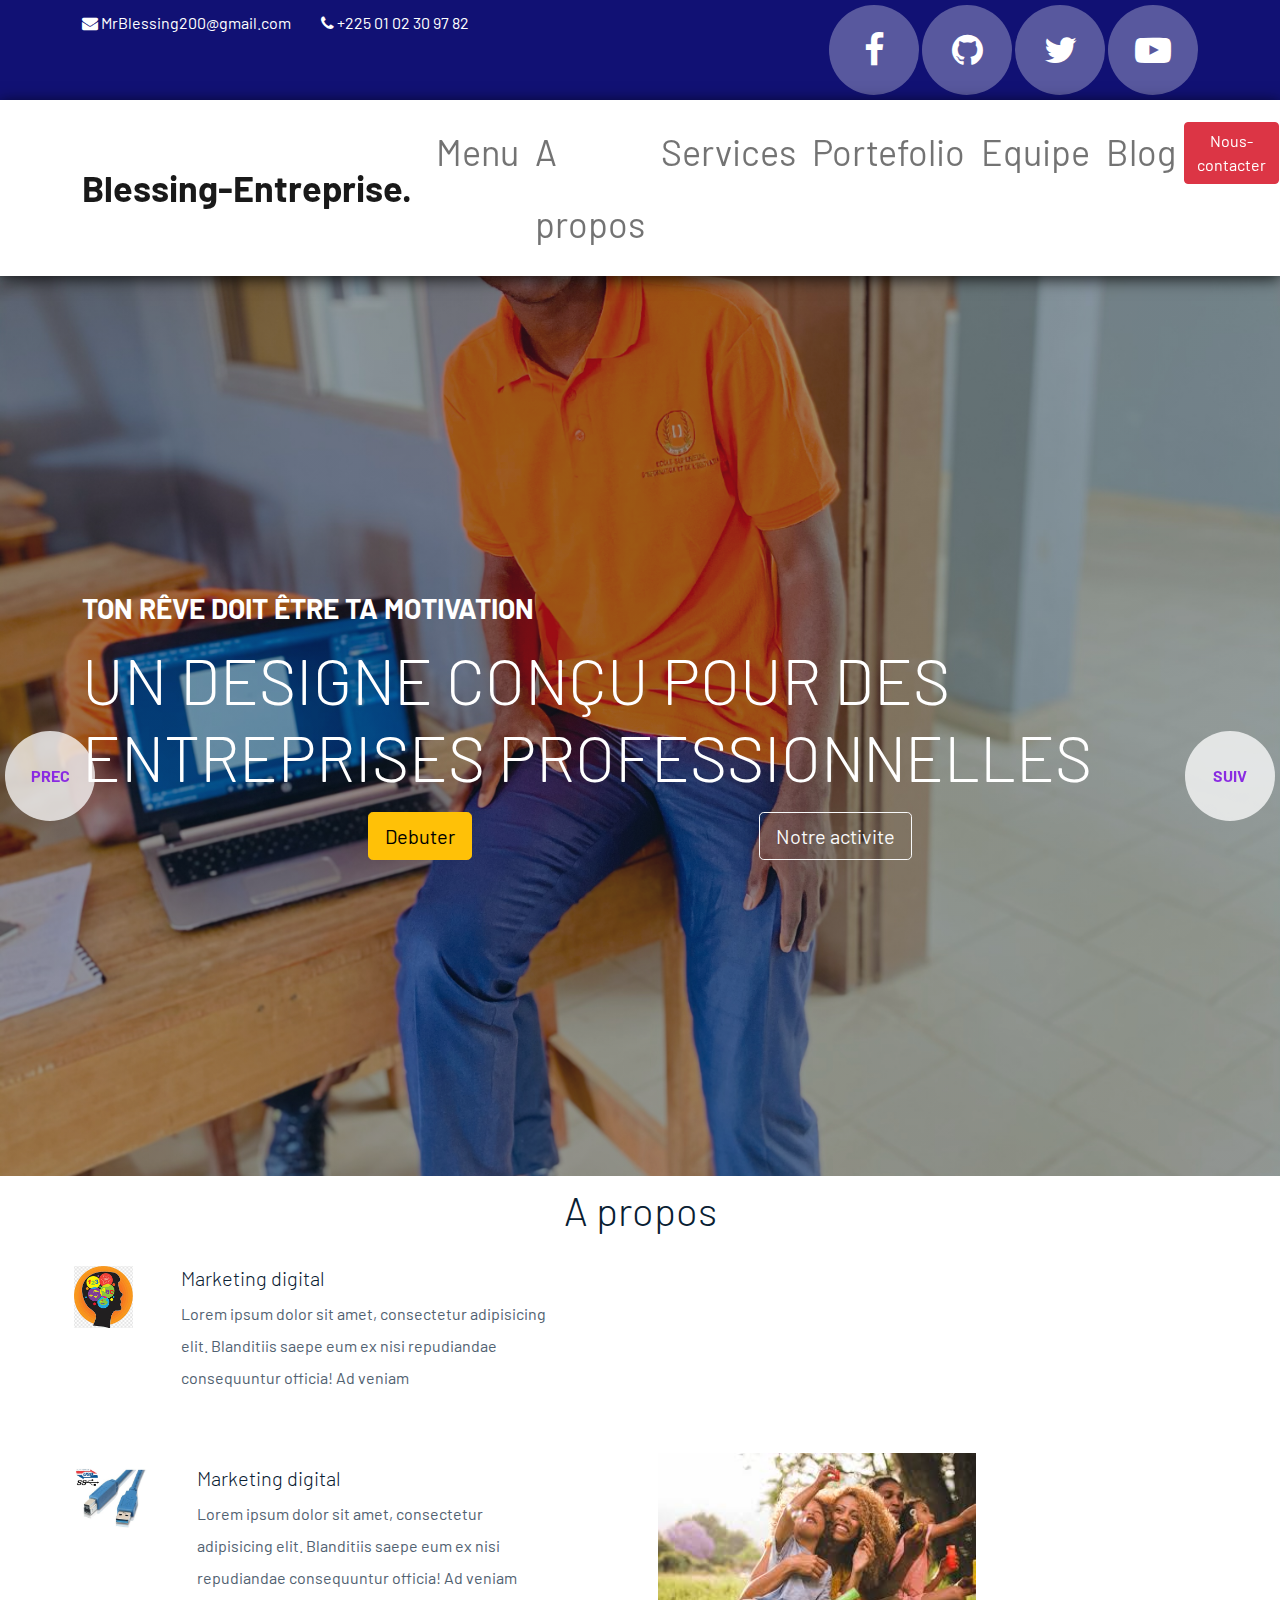
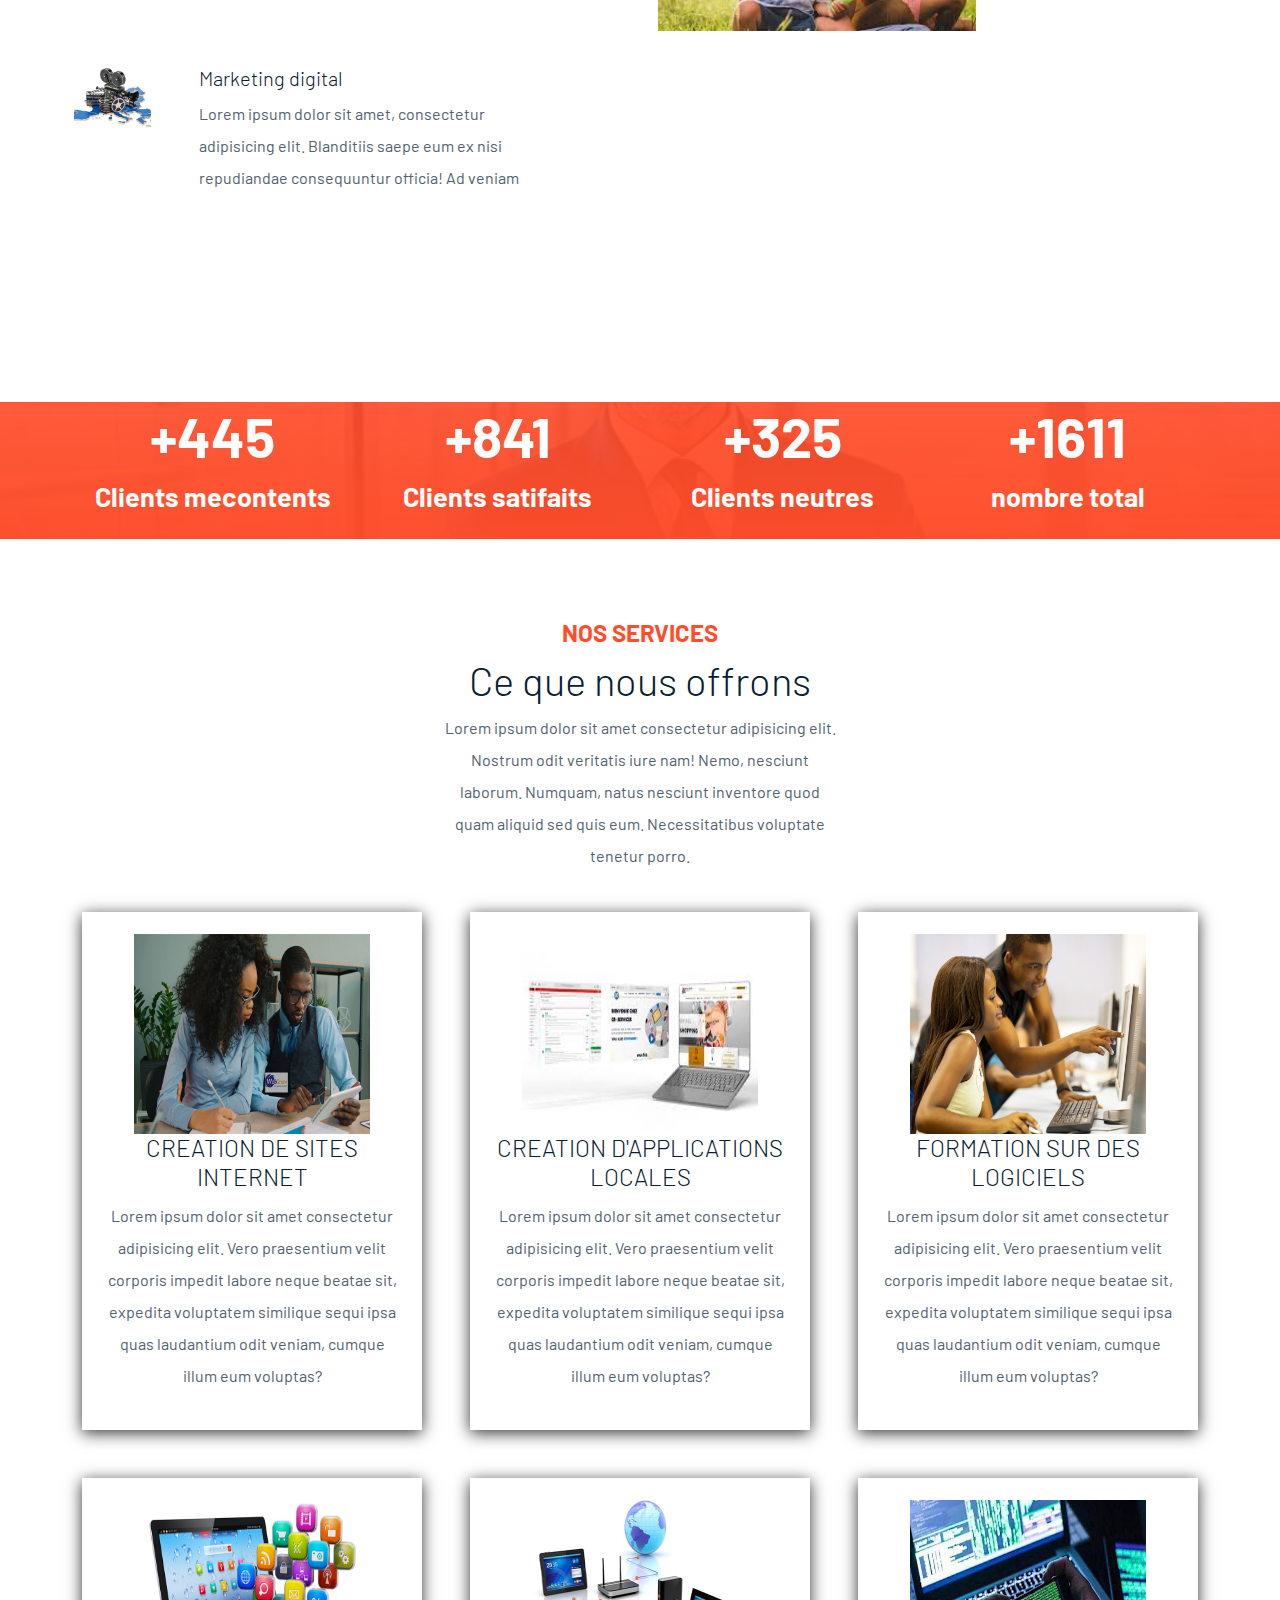
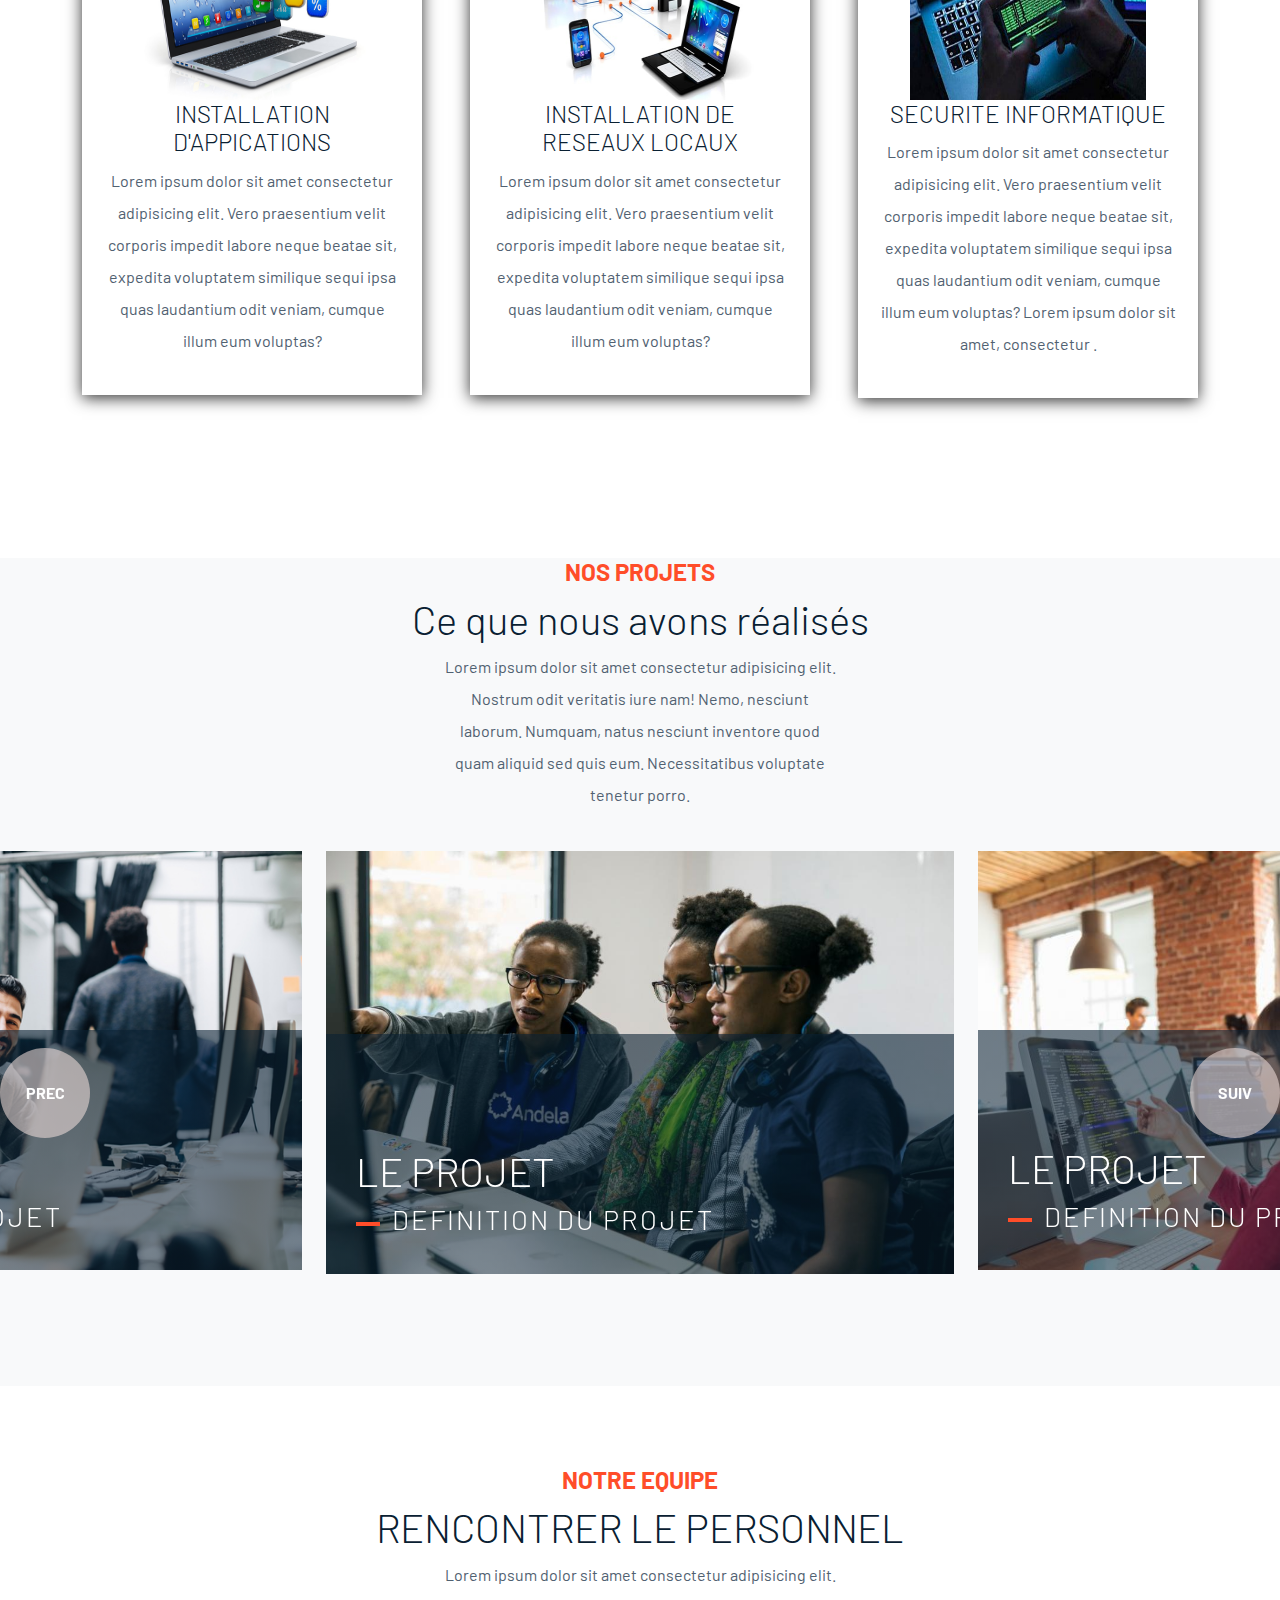
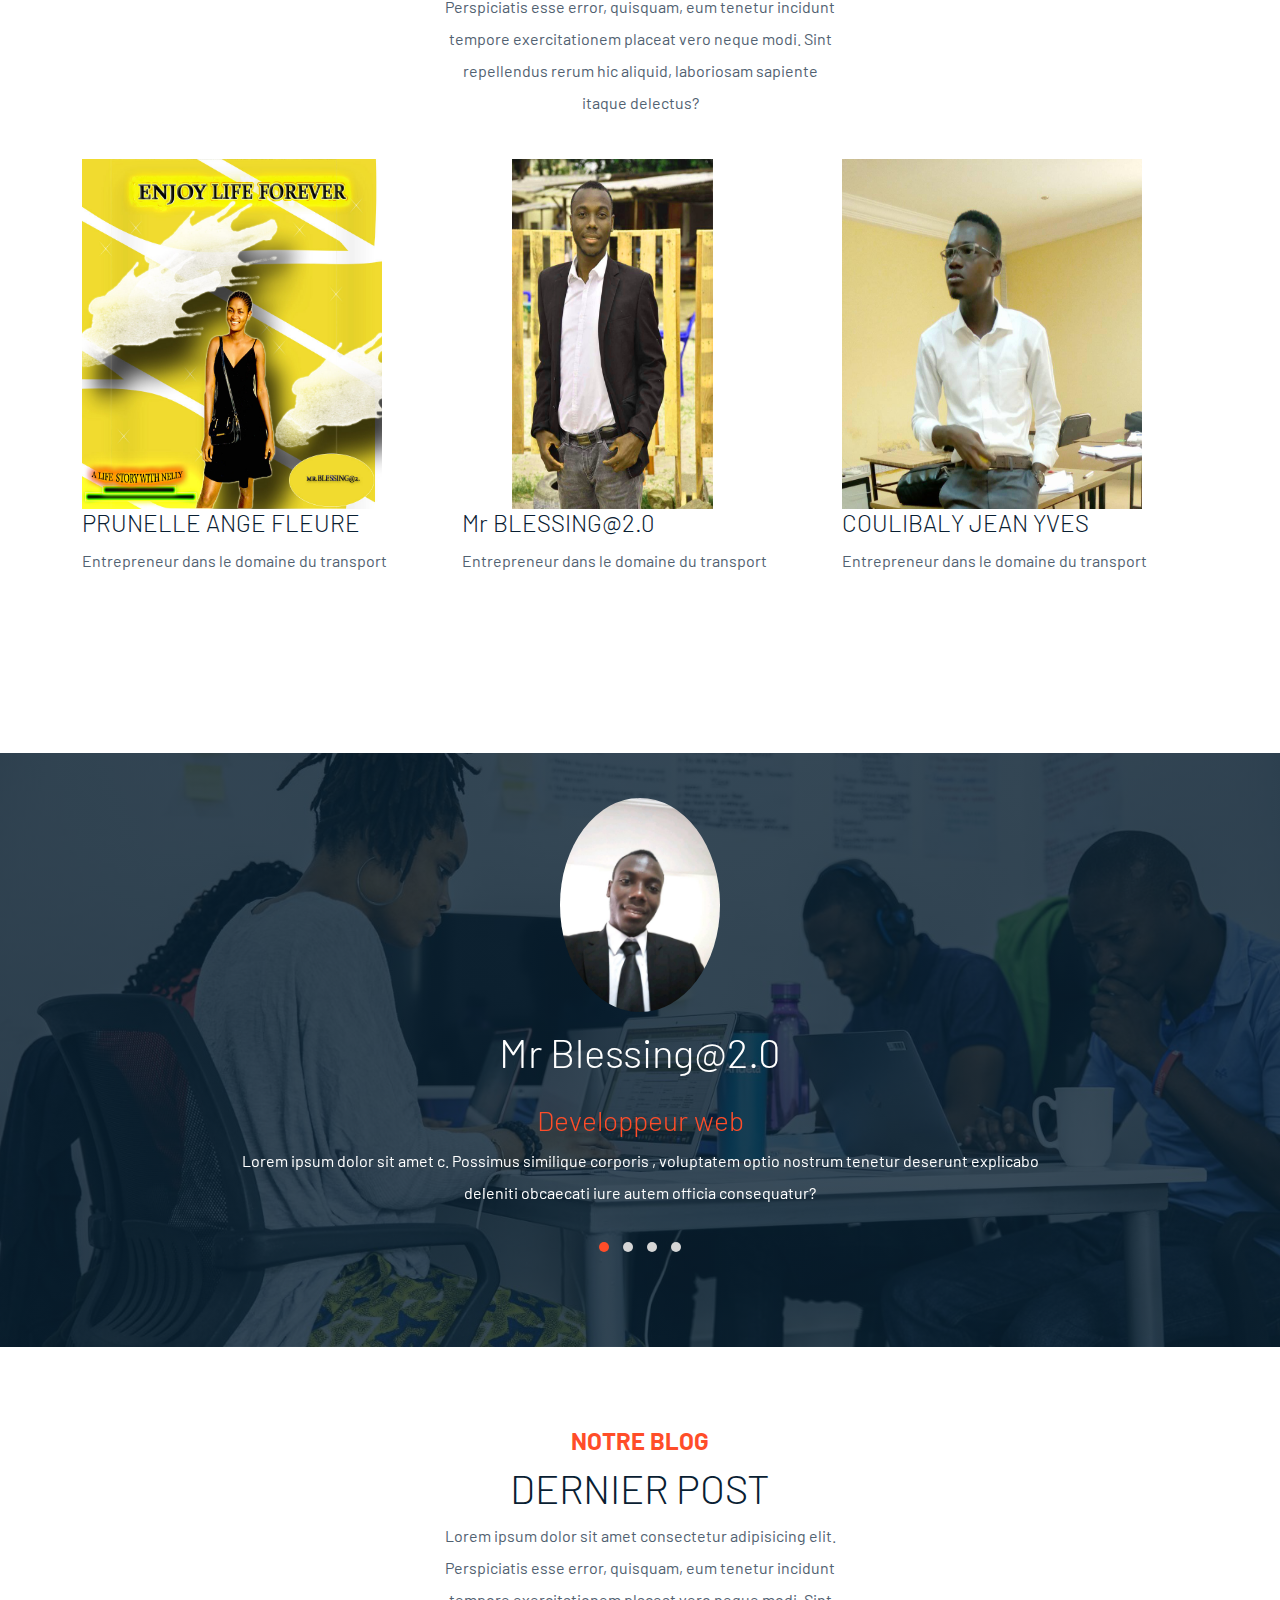
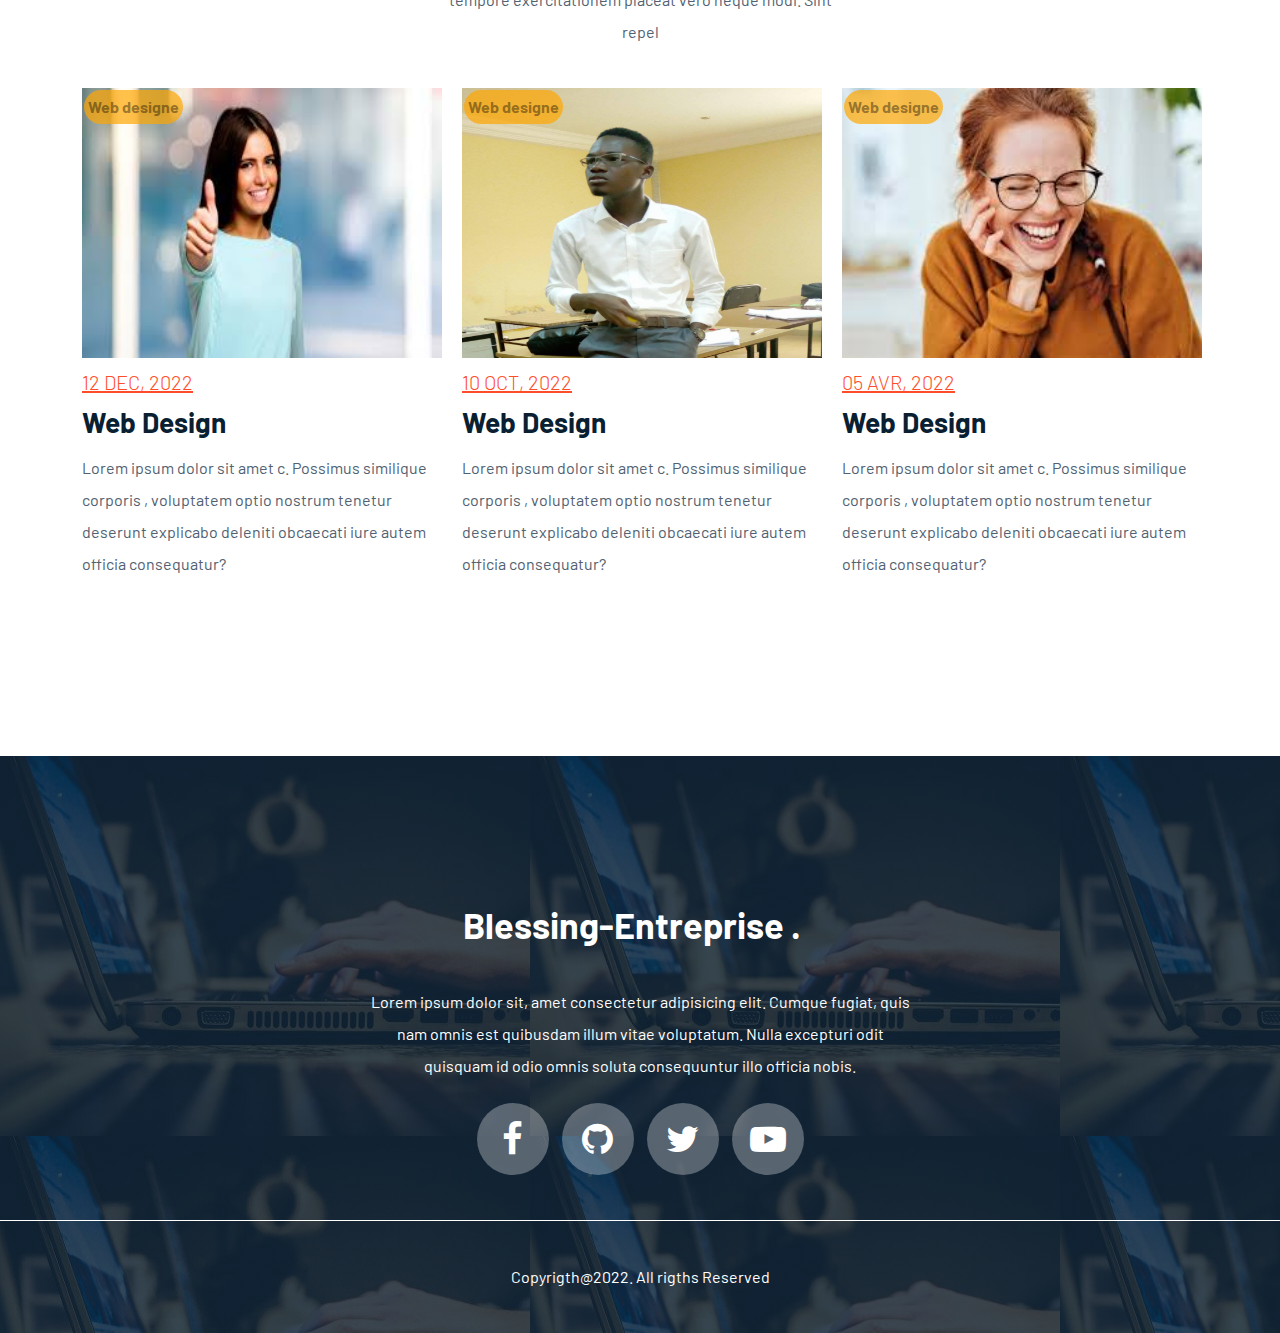
<file: index.html>
<!DOCTYPE html>
<html lang="en">
<head>
    <meta charset="UTF-8">
    <meta http-equiv="X-UA-Compatible" content="IE=edge">
    <meta name="viewport" content="width=device-width, initial-scale=1.0">
    <title>Blessing-Entreprise</title>
    <link rel="stylesheet" href="css/bootstrap.min.css">
    <link rel="stylesheet" href="font-awesome-4.7.0/font-awesome-4.7.0/css/font-awesome.min.css">
    <link rel="stylesheet" href="css/owl.carousel.min.css">
    <link rel="stylesheet" href="css/owl.theme.default.min.css">
    <link rel="stylesheet" href="css/style.css">
</head>
<body data-bs-spy="scroll" data-bs-target=".navbar">
    <!-------------navbar--------------->
    <nav class="top-nav" id="home">
        <div class="container">
            <div class="row justify-content-between">
                <div class="col-auto">
                    <p>
                        <i class="fa fa-envelope fa-1x" aria-hidden="true"></i>
                        <span>MrBlessing200@gmail.com</span>
                    </p>
                    <p>
                        <i class="fa fa-phone" aria-hidden="true"></i>
                        <span>+225 01 02 30 97 82</span>
                    </p>
                </div>
                <div class="col-auto">
                    <div class="social-links">
                        <a href="#">  <i class="fa fa-facebook " aria-hidden="true" ></i></a>
                        <a href="#"> <i class="fa fa-github " aria-hidden="true" ></i></a>
                        <a href="#">  <i class="fa fa-twitter " aria-hidden="true" ></i></i></a>
                        <a href="#">  <i class="fa fa-youtube-play  " aria-hidden="true"></i></a>
                    </div>
                </div>
            </div>
        </div>
    </nav>
    <nav class="navbar navbar-expand-lg navbar-light bg-white sticky-top">
        <div class="container">
          <a class="navbar-brand" href="#">Blessing-Entreprise.</a>
          <button class="navbar-toggler" type="button" data-bs-toggle="collapse" data-bs-target="#navbarNav" aria-controls="navbarNav" aria-expanded="false" aria-label="Toggle navigation">
            <span class="navbar-toggler-icon"></span>
          </button>
          <div class="collapse navbar-collapse" id="navbarNav">
            <ul class="navbar-nav ms-auto">
            
              <li class="nav-item ">
                <a class="nav-link" href="#">Menu</a>
              </li>
              <li class="nav-item">
                <a class="nav-link" href="#about">A propos</a>
              </li>
              
              <li class="nav-item">
                <a class="nav-link" href="#services">Services</a>
              </li>

              <li class="nav-item">
                <a class="nav-link" href="#projet">Portefolio</a>
              </li>
              
              <li class="nav-item">
                <a class="nav-link" href="#team">Equipe</a>
              </li>
              <li class="nav-item">
                <a class="nav-link" href="#blog">Blog</a>
              </li>
              <li class="nav-item">
                <a href="" class="btn btn-danger btn-lg-3" data-bs-toggle="modal" data-bs-target="#exampleModal" >
                        Nous-contacter
                </a>
              </li>

            </ul>
          </div>
        </div>
    </nav>
    <!------------SLIDER---------------->
    <div class="owl-carousel owl-theme" id="hero-slider">
        <div class="slide1 min-vh-100 bg-cover d-flex align-items-center">
            <div class="container">
                <div class="row">
                    <div class="col-12 ">
                      
                        <h3 class="text-uppercase  fw-bold text-white">Ton rêve doit être ta motivation </h3>
                        <h1 class="text-uppercase display-3 my-3 text-white">Un designe conçu pour  des <br>entreprises professionnelles</h1>
                        <div class="d-flex justify-content-evenly">
                            <a href="" ><button type="button" class="btn btn-warning btn-lg">Debuter</button></a>
                            <a href="" ><button type="button" class="btn btn-outline-light btn-lg">Notre activite</button></a>
                        </div>
                    </div>
                </div>
            </div>
        </div>

        <div class="slide2 min-vh-100 bg-cover d-flex align-items-center">
            <div class="container">
                <div class="row">
                    <div class="col-12 text-center">
                        <h3 class="text-uppercase  fw-bold text-white">vos réalisations seront les rêves que vous aurez conçus</h3>
                        <h1 class="text-uppercase display-3 my-3 text-white">pensez grand et <br>la vie vous sourira</h1>
                        <div class="d-flex justify-content-evenly">
                            <a href="" ><button type="button" class="btn btn-warning btn-lg">Debuter</button></a>
                            <a href="" ><button type="button" class="btn btn-outline-light btn-lg">Notre activite</button></a>
                        </div>
                    </div>
                </div>
            </div>
        </div>
    </div>
    <!------------------A PROPOS---------->
    <section id="about">
        <div class="container g-3">
            <div class="row ">
                <div class="col-lg-12 text-center">
                    <h1>A propos</h1>
                </div>
            </div>
            <div class="row align-items-center justify-content-center">
                <div class="col-lg-5 imgcoul">
                    <div class="row">
                        <div class="col-12 info-box  mt-4">
                            <img src="photo/t2.jpg " alt="">
                            <div>
                                <h5>Marketing digital</h5>
                                <p>
                                    Lorem ipsum dolor sit amet, consectetur adipisicing elit.
                                     Blanditiis saepe eum ex nisi repudiandae consequuntur officia! Ad veniam
                                </p>
                            </div>
                        </div>
                        <div class="col-12 info-box  mt-4">
                            <img src="photo/usb.png" alt="">
                            <div>
                                <h5>Marketing digital</h5>
                                <p>
                                    Lorem ipsum dolor sit amet, consectetur adipisicing elit.
                                     Blanditiis saepe eum ex nisi repudiandae consequuntur officia! Ad veniam
                                </p>
                            </div>
                            
                        </div>
                        <div class="col-12 info-box  mt-4">
                            <img src="photo/cinema.jpg" alt="">
                            <div>
                                <h5>Marketing digital</h5>
                                <p>
                                    Lorem ipsum dolor sit amet, consectetur adipisicing elit.
                                     Blanditiis saepe eum ex nisi repudiandae consequuntur officia! Ad veniam
                                </p>
                            </div>
                            
                        </div>
                    </div>
                
                </div>
                <div class="col-lg-7">
                    <img src="photo/family.jpg" id="imgYves" alt="MrBlessing200" height="90%" width="60%">
                </div>
            </div>
        </div>
    </section >

    <!------------MILESTONE-------------->
    <section class="bg-cover pb-3" id="milestone">
        <div class="container">
            <div class="row text-center ">
                <div class="col-lg-3 col-sm-6">
                    <div class="display-4">+445</div>
                    <p class="mb-0">Clients mecontents</p>
                </div>
                <div class="col-lg-3 col-sm-6">
                    <div class="display-4">+841</div>
                    <p class="mb-0">Clients satifaits</p>
                </div>
                <div class="col-lg-3 col-sm-6">
                    <div class="display-4">+325</div>
                    <p class="mb-0">Clients neutres</p>
                </div>
                <div class="col-lg-3 col-sm-6">
                    <div class="display-4">+1611</div>
                    <p class="mb-0">nombre total </p>
                </div>
            </div>
        </div>
    </section>
    
    <!--------------SERVICES--------------->
    <section id="services">
        <div class="container">
          <div class="row">
              <div class="col-12 text-center intro">
                  <h4>NOS SERVICES</h4>
                    <h1>Ce que nous offrons</h1>
                    <p>Lorem ipsum dolor sit amet consectetur adipisicing elit.
                        Nostrum odit veritatis iure nam! Nemo, nesciunt laborum. Numquam,
                        natus nesciunt inventore
                        quod quam aliquid sed quis eum. Necessitatibus voluptate tenetur porro.
                    </p>
              </div>
          </div>
          <div class="row g-5">
               <!--premier service-->
              <div class="col-lg-4 col-sm-6">
                  <div class="service-box">
                    <img src="photo/service.jpg" alt="service" height="200px" width="350">
                    <h4>CREATION DE SITES INTERNET</h4>
                    <p>Lorem ipsum dolor sit amet consectetur adipisicing elit.
                        Vero praesentium velit corporis impedit labore neque beatae sit, 
                        expedita voluptatem similique sequi ipsa quas laudantium odit veniam, 
                        cumque illum eum voluptas?
                    </p>
                  </div>
              </div>

              <!--deuxieme service-->
              <div class="col-lg-4 col-sm-6">
                  <div class="service-box">
                    <img src="photo/application.jpg" alt="service" height="200px" width="350">
                    <h4>CREATION D'APPLICATIONS LOCALES</h4>
                    <p>Lorem ipsum dolor sit amet consectetur adipisicing elit.
                        Vero praesentium velit corporis impedit labore neque beatae sit, 
                        expedita voluptatem similique sequi ipsa quas laudantium odit veniam, 
                        cumque illum eum voluptas?
                    </p>
                  </div>
              </div>

              <!--troisieme service-->
              <div class="col-lg-4 col-sm-6">
                  <div class="service-box">
                    <img src="photo/formation.jpg" alt="service" height="200px" width="350">
                    <h4>FORMATION SUR DES LOGICIELS</h4>
                    <p>Lorem ipsum dolor sit amet consectetur adipisicing elit.
                        Vero praesentium velit corporis impedit labore neque beatae sit, 
                        expedita voluptatem similique sequi ipsa quas laudantium odit veniam, 
                        cumque illum eum voluptas?
                    </p>
                  </div>
              </div>
              <!--quatrieme service-->
              <div class="col-lg-4 col-sm-6">
                  <div class="service-box">
                    <img src="photo/installationLogiciel.jpg" alt="service" height="200px" width="350">
                    <h4>INSTALLATION D'APPICATIONS</h4>
                    <p>Lorem ipsum dolor sit amet consectetur adipisicing elit.
                        Vero praesentium velit corporis impedit labore neque beatae sit, 
                        expedita voluptatem similique sequi ipsa quas laudantium odit veniam, 
                        cumque illum eum voluptas?
                    </p>
                  </div>
              </div>

              <!--cinquieme service-->
              <div class="col-lg-4 col-sm-6">
                  <div class="service-box">
                    <img src="photo/reseaulocal.jpg" alt="service" height="200px" width="350">
                    <h4>INSTALLATION DE RESEAUX LOCAUX</h4>
                    <p>Lorem ipsum dolor sit amet consectetur adipisicing elit.
                        Vero praesentium velit corporis impedit labore neque beatae sit, 
                        expedita voluptatem similique sequi ipsa quas laudantium odit veniam, 
                        cumque illum eum voluptas?
                    </p>
                  </div>
              </div>

              <!--sixieme service-->
              <div class="col-lg-4 col-sm-6">
                  <div class="service-box">
                    <img src="photo/securite.jpg" alt="service" height="200px" width="350">
                    <br>
                    <h4>SECURITE INFORMATIQUE</h4>
                    <p>Lorem ipsum dolor sit amet consectetur adipisicing elit.
                        Vero praesentium velit corporis impedit labore neque beatae sit, 
                        expedita voluptatem similique sequi ipsa quas laudantium odit veniam, 
                        cumque illum eum voluptas?
                        Lorem ipsum dolor sit amet, consectetur .
                    </p>
                  </div>
              </div>
          </div>
        </div>
    </section>

    <!------------PORTE-FOLIO---------------->
    <section id="projet" class="bg-light">
        <div class="container">
          <div class="row">
              <div class="col-12 text-center intro">
                  <h4>NOS PROJETS</h4>
                    <h1>Ce que nous avons réalisés</h1>
                    <p>Lorem ipsum dolor sit amet consectetur adipisicing elit.
                        Nostrum odit veritatis iure nam! Nemo, nesciunt laborum. Numquam,
                        natus nesciunt inventore
                        quod quam aliquid sed quis eum. Necessitatibus voluptate tenetur porro.
                        
                    </p>
              </div>
          </div>
        </div>
        <div id="projet-slider" class="owl-them owl-carousel">
            <!--projet 1-->
            <div class="projet">
              <img  src="photo/former.jpg" alt="">
              <div class="overlay"></div>
              <div class="content">
                <h1>LE PROJET</h1>
                <h3>Definition du projet</h3>
             </div>
            </div>

            <!--projet 2-->
            <div class="projet">
              <img  src="photo/junior.jpg" alt="">
              <div class="overlay"></div>
              <div class="content">
                <h1>LE PROJET</h1>
                <h3>Definition du projet</h3>
             </div>
            </div>

            <!--projet 3-->
            <div class="projet">
              <img  src="photo/projet3.jpg" alt="">
              <div class="overlay"></div>
              <div class="content">
                <h1>LE PROJET</h1>
                <h3>Definition du projet</h3>
             </div>

             <!--projet 4-->
            </div>
            <div class="projet">
              <img  src="photo/pop.jpg" alt="">
              <div class="overlay"></div>
              <div class="content">
                <h1>LE PROJET</h1>
                <h3>Definition du projet</h3>
             </div>
            </div>
           
        </div>
    </section>

    <!------------EQUIPE--------------------->
    <section id="team">
        <div class="container">
            <div class="row">
                <div class="col-12 intro text-center">
                    <h4>NOTRE EQUIPE</h4>
                    <h1>RENCONTRER LE PERSONNEL</h1>
                    <p>Lorem ipsum dolor sit amet consectetur adipisicing elit. Perspiciatis esse error, quisquam, eum tenetur incidunt tempore exercitationem placeat vero neque modi. Sint
                         repellendus rerum hic aliquid, laboriosam sapiente itaque delectus?</p>
                </div>
            </div>
            <div class="row">     
                <!--premiere partie-->
            <div class="col-lg-4">
                <div class="personnel">
                    <div class="img-wrapper">
                        <img class="mgYves" src="photo/dream_photo.jpg" alt="">
                        <div class="overlay"></div>
                        <div class="social-links">
                            <a href="#">  <i class="fa fa-facebook " aria-hidden="true" ></i></a>
                            <a href="#"> <i class="fa fa-github " aria-hidden="true" ></i></a>
                            <a href="#">  <i class="fa fa-twitter " aria-hidden="true" ></i></i></a>
                            <a href="#">  <i class="fa fa-youtube-play  " aria-hidden="true"></i></a>
                        </div>
                    </div>
                    <div class="content">
                        <h4>PRUNELLE ANGE FLEURE</h4>
                        <p>Entrepreneur dans le domaine du transport</p>
                    </div>
                </div>
            </div>
            <!--deuxieme partie-->
            <div class="col-lg-4">
                <div class="personnel">
                    <div class="img-wrapper">
                        <img class="mgYves" src="photo/boss.png" alt="">
                        <div class="overlay"></div>
                        <div class="social-links">
                            <a href="#">  <i class="fa fa-facebook " aria-hidden="true" ></i></a>
                            <a href="#"> <i class="fa fa-github " aria-hidden="true" ></i></a>
                            <a href="#">  <i class="fa fa-twitter " aria-hidden="true" ></i></i></a>
                            <a href="#">  <i class="fa fa-youtube-play  " aria-hidden="true"></i></a>
                        </div>
                    </div>
                    <div class="content">
                        <h4>Mr BLESSING@2.0</h4>
                        <p>Entrepreneur dans le domaine du transport</p>
                    </div>
                </div>
            </div>

            
            <!--troisieme partie-->
            <div class="col-lg-4">
                <div class="personnel">
                    <div class="img-wrapper">
                        <img class="mgYves" src="photo/yves.jpg" alt="">
                        <div class="overlay"></div>
                        <div class="social-links">
                            <a href="#">  <i class="fa fa-facebook " aria-hidden="true" ></i></a>
                            <a href="#"> <i class="fa fa-github " aria-hidden="true" ></i></a>
                            <a href="#">  <i class="fa fa-twitter " aria-hidden="true" ></i></i></a>
                            <a href="#">  <i class="fa fa-youtube-play  " aria-hidden="true"></i></a>
                        </div>
                    </div>
                    <div class="content">
                        <h4>COULIBALY  JEAN YVES</h4>
                        <p>Entrepreneur dans le domaine du transport</p>
                    </div>
                </div>
            </div>
        </div>
    </div>
    </section>

    <!------------REVIEWS------------------>
    <section class="bg-cover" id="reviews">  
        <div class="owl-carousel owl-theme" id="reviews-slider">
           <div class="review">
               <img src="photo/charles.bmp" alt="">
               <h1>Mr Blessing@2.0</h1>
               <h3>Developpeur web</h3>
               <p>Lorem ipsum dolor sit amet c. Possimus similique corporis , voluptatem optio nostrum tenetur deserunt explicabo deleniti obcaecati iure autem officia consequatur?</p>
           </div>
           <div class="review">
               <img src="photo/manager.jpg" alt="">
               <h1>MICHAEL DOEN</h1>
               <h3>Manager</h3>

               <p>Lorem ipsum dolor sit amet c. Possimus similique corporis , voluptatem optio nostrum tenetur deserunt explicabo deleniti obcaecati iure autem officia consequatur?</p>
           </div>
           <div class="review">
               <img src="photo/img.JPG" alt="">
               <h1>BLANCHARD LOUISE</h1>
               <h3>Atiste</h3>

               <p>Lorem ipsum dolor sit amet c. Possimus similique corporis , voluptatem optio nostrum tenetur deserunt explicabo deleniti obcaecati iure autem officia consequatur?</p>
           </div>
           <div class="review">
               <img src="photo/equipe1.jpg" alt="">
               <h1>JEAN MBENGUE</h1>
               <h3>Developpeur mobile</h3>

               <p>Lorem ipsum dolor sit amet c. Possimus similique corporis , voluptatem optio nostrum tenetur deserunt explicabo deleniti obcaecati iure autem officia consequatur?</p>
           </div>
        </div>



    </section>

    <!------------BLOG--------------------->
    <section id="blog">
        <div class="container">
            <div class="row">
                <div class="col-12 intro text-center">
                    <h4>NOTRE BLOG</h4>
                    <h1>DERNIER POST</h1>
                    <p>Lorem ipsum dolor sit amet consectetur adipisicing elit. Perspiciatis esse error, quisquam, eum tenetur incidunt tempore exercitationem placeat vero neque modi. Sint
                         repel</p>   
                </div>
            </div>

            <div class="row g-4">
                <div class="col-lg-4">
                    <div class="blog-post">
                        <a class="tag" href="">Web designe</a>
                        <img src="photo/pouce.jpeg" alt="">
                        <h5>12 dec, 2022</h5>
                        <h3><a href="">Web Design</a></h3>
                        <p>Lorem ipsum dolor sit amet c. Possimus similique corporis , voluptatem optio nostrum tenetur deserunt explicabo deleniti obcaecati iure autem officia consequatur?</p>
                    </div>
                </div>
                <div class="col-lg-4">
                    <div class="blog-post">
                        <a class="tag" href="">Web designe</a>
                        <img src="photo/yves.jpg" alt="">
                        <h5>10 oct, 2022</h5>
                        <h3><a href="">Web Design</a></h3>
                        <p>Lorem ipsum dolor sit amet c. Possimus similique corporis , voluptatem optio nostrum tenetur deserunt explicabo deleniti obcaecati iure autem officia consequatur?</p>
                    </div>
                </div>
                <div class="col-lg-4">
                    <div class="blog-post">
                        <a class="tag" href="">Web designe</a>
                        <img src="photo/img.JPG" alt="">
                       <h5>05 avr, 2022</h5>
                       <h3><a href="">Web Design</a></h3>
                       </a>
                        <p>Lorem ipsum dolor sit amet c. Possimus similique corporis , voluptatem optio nostrum tenetur deserunt explicabo deleniti obcaecati iure autem officia consequatur?
                        </p>
                    </div>
                </div>
            </div>
            
    </section>

    <!--------------FOOTER--------------->
    <footer>
        <div class="footer-top">
            <div class="container">
                <div class="row">
                    <div class="col-lg-6 mx-auto">
                        <a href="" class="navbar-brand">Blessing-Entreprise <span>.</span></a>
                        <p>Lorem ipsum dolor sit, amet consectetur adipisicing elit. Cumque fugiat, quis nam omnis est quibusdam illum vitae voluptatum.
                             Nulla excepturi odit quisquam id odio omnis soluta consequuntur illo officia nobis.</p>
                    <div class="social-links">
                        <a href="#">  <i class="fa fa-facebook " aria-hidden="true" ></i></a>
                        <a href="#"> <i class="fa fa-github " aria-hidden="true" ></i></a>
                        <a href="#">  <i class="fa fa-twitter " aria-hidden="true" ></i></i></a>
                        <a href="#">  <i class="fa fa-youtube-play  " aria-hidden="true"></i></a>
                    </div>
                    </div>
                </div>
            </div>
        </div>
        <div class="footer-bottom">
            <div class="container">
                <p class="mb-0">Copyrigth@2022. All rigths Reserved</p>
            </div>
        </div>
    </footer>

    <!---------------- Modal ------------->
    <div class="modal fade" id="exampleModal" tabindex="-1" aria-labelledby="exampleModalLabel" aria-hidden="true">
        <div class="modal-dialog modal-xl modal-dialog-centered">
            <div class="modal-content">
                <div class="modal-body p-0">
                    <div class="container-fluid" >
                        <div class="row"> 
                            <div class="col-lg-4 bg-cover" style="background-image: url(photo/blessing.JPG); min-height: 400px;"></div>
                            <div class="col-lg-8">
                                <form action="" class="row p-lg-5 gy-3 text-center">
                                    <h1>Formulaire de contact</h1>
                                    <p>Lorem ipsum dolor sit amet consectetur adipisicing elit. Inventore sed illum facilis harum fugiat, animi a commodi nostrum dignissimos nam, aut, 
                                        laudantium itaque corrupti eveniet numquam maxime! Tenetur, rerum numquam.</p>
                                    <div class="col-lg-6">
                                            <lable for="exampleFormControlInput1" class="form-label">Nom :</lable>
                                            <input type="text" class="form-control" id="exampleFormControlInput1" placeholder="Entrer votre nom">
                                    </div>
                                    <div class="col-lg-6">
                                            <lable for="exampleFormControlInput1" class="form-label">Prenom :</lable>
                                            <input type="text" class="form-control" id="exampleFormControlInput1" placeholder="Entrer votre prenom">
                                    </div>
                                    <div class="col-lg-12">
                                            <lable for="exampleFormControlInput1" class="form-label">Email :</lable>
                                            <input type="email" class="form-control" id="exampleFormControlInput1" placeholder="Entrer votre email">
                                    </div>
                                    <div class="col-12">
                                        <label for="message" class="form-label">Message</label>
                                        <textarea name="" id="" cols="30" rows="4" class="form-control">Salut, je suis...</textarea>
                                    </div>
                                    <div class="col-lg-12 p-3">
                                        <button type="button" class="btn btn-warning">Envoyer votre Message</button>
                                        <button type="button" class="btn btn-primary" data-bs-dismiss="modal">Fermer</button>
                                    </div>
                                </form>
                            </div>
                        </div>
                    </div>
                </div>
            </div>
        </div>
    </div>
    <script src="./js/bootstrap.bundle.min.js"></script>
    <script src="./js/jquery.min.js"></script>
    <script src="./js/owl.carousel.min.js"></script>
    <script src="./js/app.js"></script>
</body>
</html>
</file>
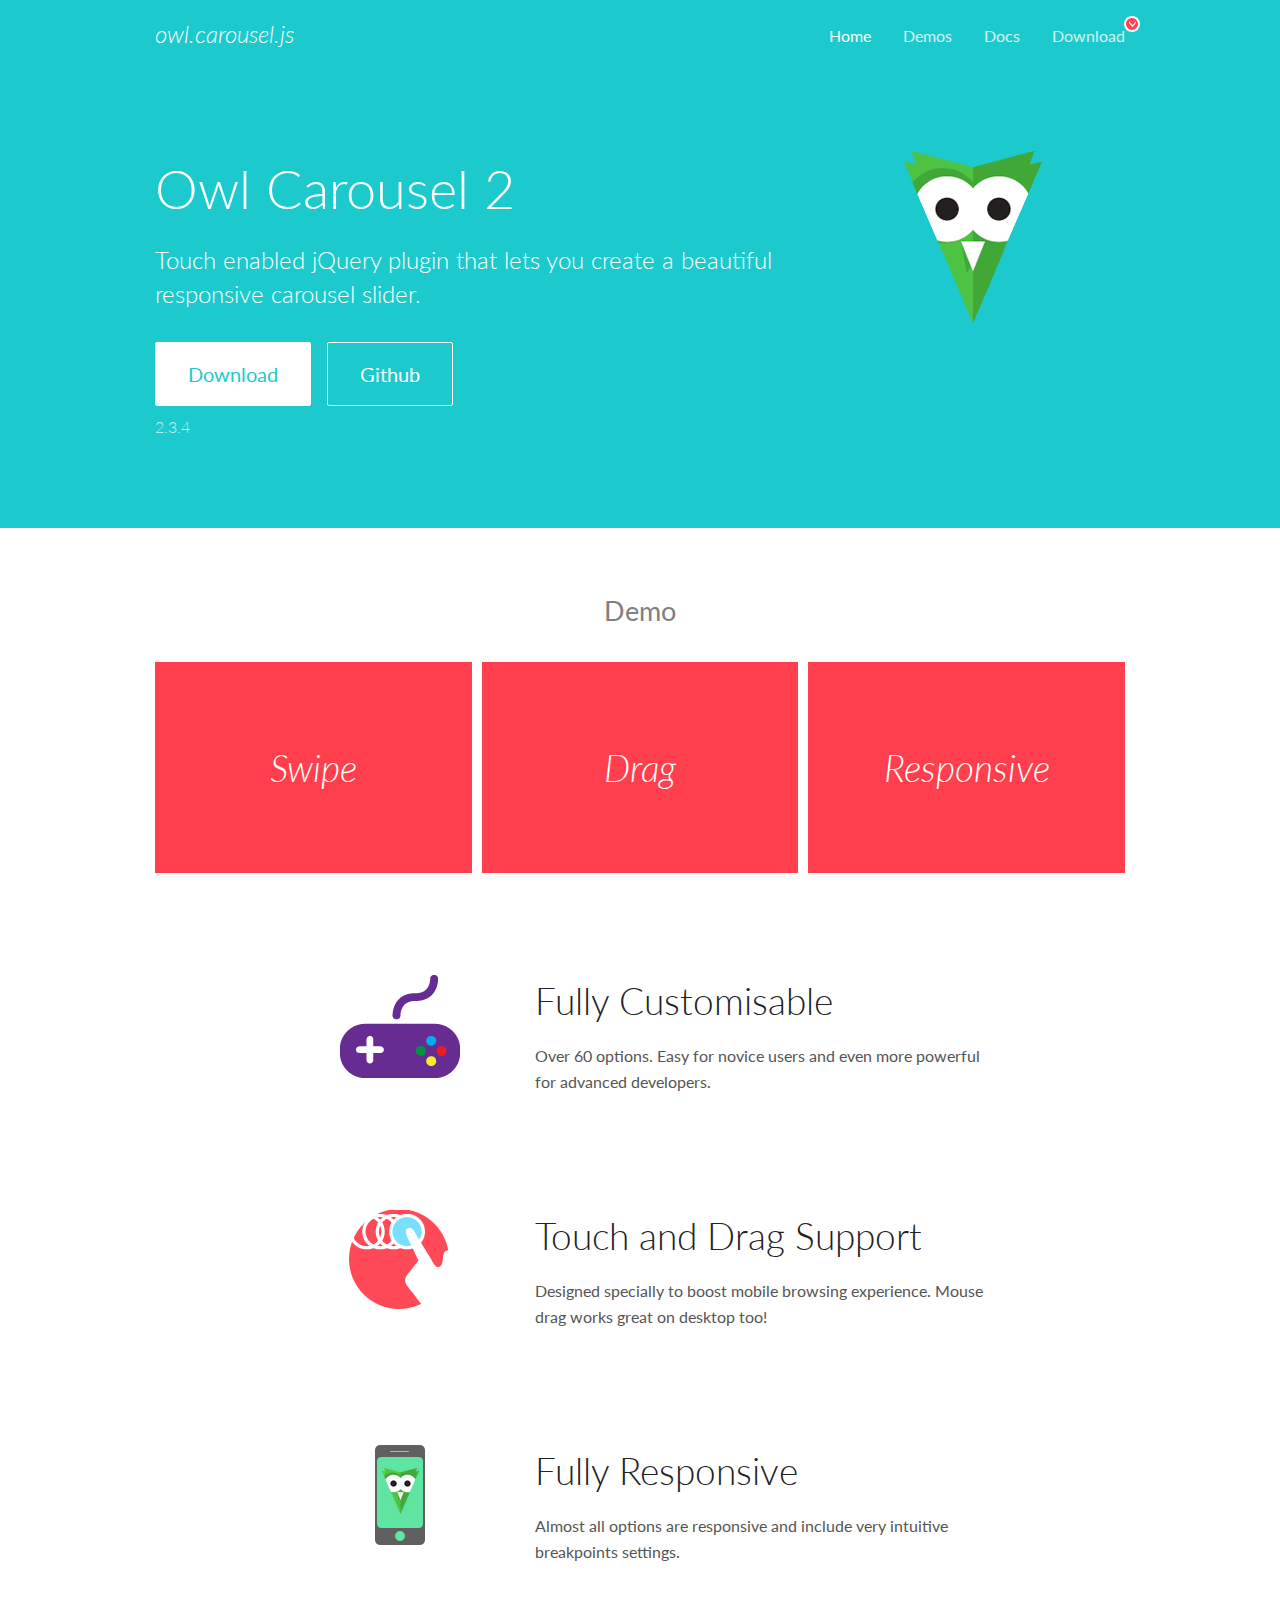
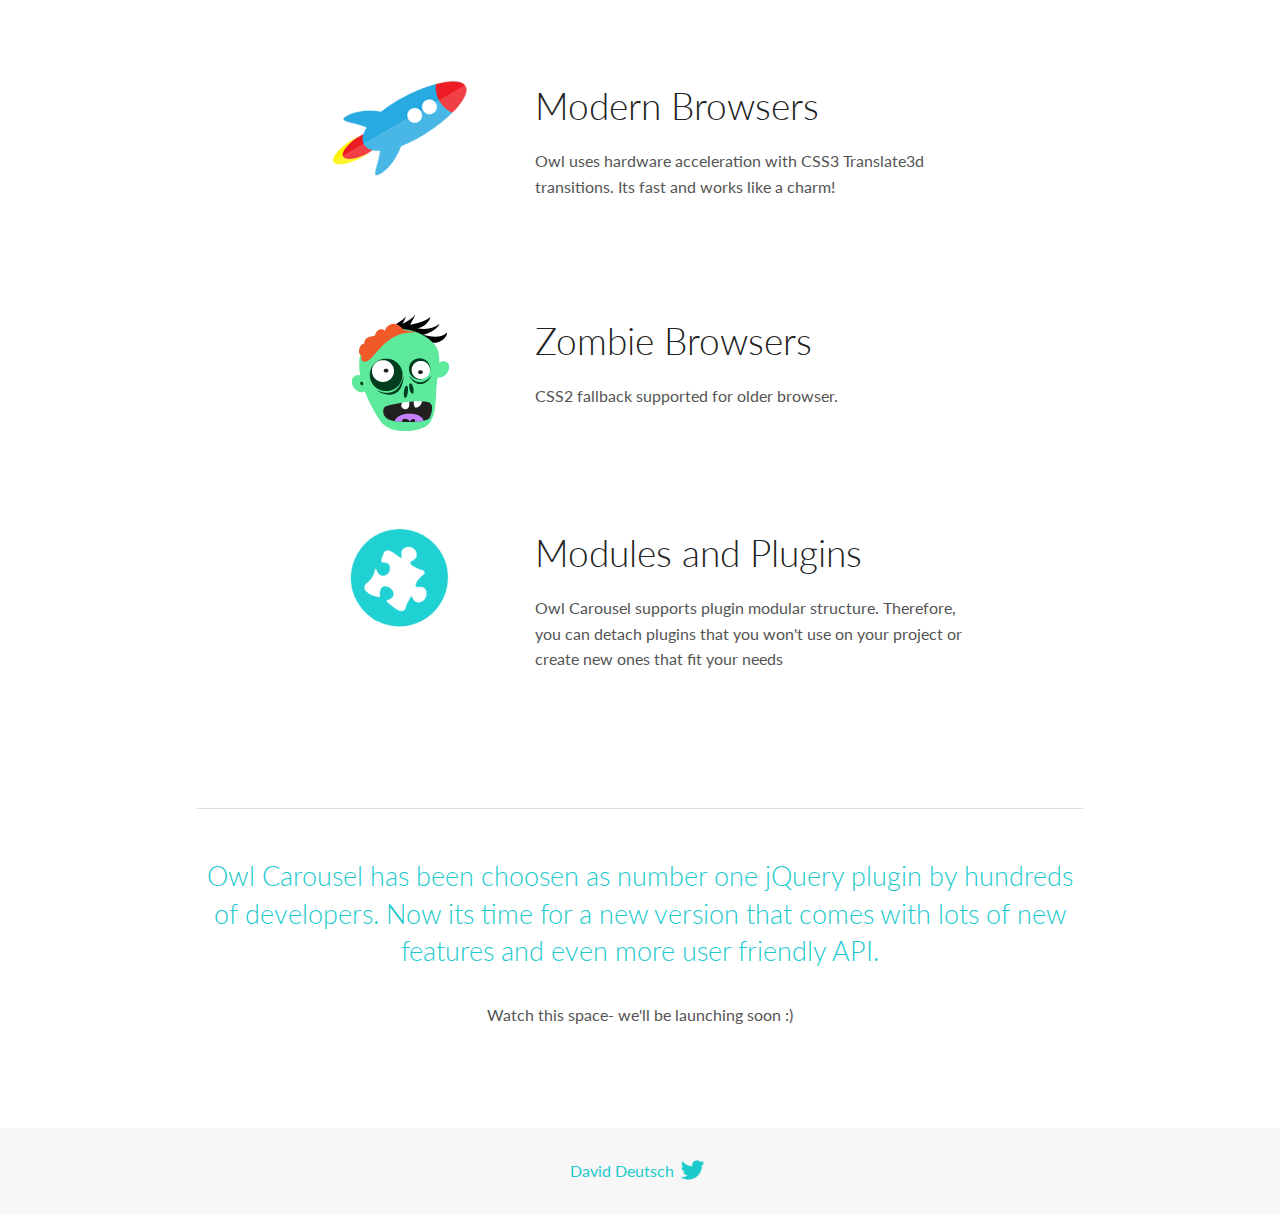
<file: OwlCarousel2-2.3.4/OwlCarousel2-2.3.4/docs/index.html>
<!DOCTYPE html>
<html lang="en">
  <head>

    <!-- head -->
    <meta charset="utf-8">
    <meta name="msapplication-tap-highlight" content="no" />
    <meta name="viewport" content="width=device-width, initial-scale=1.0" />
    <meta name="description" content="Touch enabled jQuery plugin that lets you create beautiful responsive carousel slider.">
    <meta name="author" content="David Deutsch">
    <title>
      Home | Owl Carousel | 2.3.4
    </title>

    <!-- Stylesheets -->
    <link href='https://fonts.googleapis.com/css?family=Lato:300,400,700,400italic,300italic' rel='stylesheet' type='text/css'>
    <link rel="stylesheet" href="assets/css/docs.theme.min.css">

    <!-- Owl Stylesheets -->
    <link rel="stylesheet" href="assets/owlcarousel/assets/owl.carousel.min.css">
    <link rel="stylesheet" href="assets/owlcarousel/assets/owl.theme.default.min.css">

    <!-- HTML5 shim and Respond.js IE8 support of HTML5 elements and media queries -->

    <!--[if lt IE 9]>
      <script src="https://oss.maxcdn.com/libs/html5shiv/3.7.0/html5shiv.js"></script>
      <script src="https://oss.maxcdn.com/libs/respond.js/1.3.0/respond.min.js"></script>
    <![endif]-->

    <!-- Favicons -->
    <link rel="apple-touch-icon-precomposed" sizes="144x144" href="assets/ico/apple-touch-icon-144-precomposed.png">
    <link rel="shortcut icon" href="assets/ico/favicon.png">
    <link rel="shortcut icon" href="favicon.ico">

    <!-- Yeah i know js should not be in header. Its required for demos.-->

    <!-- javascript -->
    <script src="assets/vendors/jquery.min.js"></script>
    <script src="assets/owlcarousel/owl.carousel.js"></script>
  </head>
  <body>

    <!-- header -->
    <header class="header">
      <div class="row">
        <div class="large-12 columns">
          <div class="brand left">
            <h3>
              <a href="/OwlCarousel2/">owl.carousel.js</a> 
            </h3>
          </div>
          <a id="toggle-nav" class="right">
            <span></span> <span></span> <span></span> 
          </a> 
          <div class="nav-bar">
            <ul class="clearfix">
              <li class="active">
                <a href="/OwlCarousel2/index.html">Home</a> 
              </li>
              <li> <a href="/OwlCarousel2/demos/demos.html">Demos</a>  </li>
              <li> <a href="/OwlCarousel2/docs/started-welcome.html">Docs</a>  </li>
              <li>
                <a href="https://github.com/OwlCarousel2/OwlCarousel2/archive/2.3.4.zip">Download</a> 
                <span class="download"></span> 
              </li>
            </ul>
          </div>
        </div>
      </div>
    </header>

    <!-- home panel -->
    <section id="hero">
      <div class="row">
        <div class="large-8 medium-8 columns">
          <h1>Owl Carousel 2</h1>
          <h4>Touch enabled jQuery plugin that lets you create a beautiful responsive carousel slider.</h4>
          <a href="https://github.com/OwlCarousel2/OwlCarousel2/archive/2.3.4.zip" class="hero-button">Download</a> 
          <a href="https://github.com/OwlCarousel2/OwlCarousel2" class="hero-button outline">Github</a> 
          <p>2.3.4</p>
        </div>
        <div class="large-4 medium-4 columns">
          <img class="owl-logo" src="assets/img/owl-logo.png" alt="mr. Owl">
        </div>
      </div>
    </section>

    <!-- body -->
    <div class="home-demo">
      <div class="row">
        <div class="large-12 columns">
          <h3>Demo</h3>
          <div class="owl-carousel">
            <div class="item">
              <h2>Swipe</h2>
            </div>
            <div class="item">
              <h2>Drag</h2>
            </div>
            <div class="item">
              <h2>Responsive</h2>
            </div>
            <div class="item">
              <h2>CSS3</h2>
            </div>
            <div class="item">
              <h2>Fast</h2>
            </div>
            <div class="item">
              <h2>Easy</h2>
            </div>
            <div class="item">
              <h2>Free</h2>
            </div>
            <div class="item">
              <h2>Upgradable</h2>
            </div>
            <div class="item">
              <h2>Tons of options</h2>
            </div>
            <div class="item">
              <h2>Infinity</h2>
            </div>
            <div class="item">
              <h2>Auto Width</h2>
            </div>
          </div>
        </div>
      </div>
    </div>
    <script>
      var owl = $('.owl-carousel');
      owl.owlCarousel({
        margin: 10,
        loop: true,
        responsive: {
          0: {
            items: 1
          },
          600: {
            items: 2
          },
          1000: {
            items: 3
          }
        }
      })
    </script>

    <!-- features -->
    <div id="features">
      <div class="row">
        <div class="small-12 medium-9 small-centered columns">
          <section class="row feature">
            <div class="medium-4 small-12 columns">
              <img src="assets/img/feature-options.png" alt="">
            </div>
            <div class="medium-8 small-12 columns">
              <h2>Fully Customisable</h2>
              <p>Over 60 options. Easy for novice users and even more powerful for advanced developers.</p>
            </div>
          </section>
          <section class="row feature">
            <div class="medium-4 small-12 columns">
              <img src="assets/img/feature-drag.png" alt="">
            </div>
            <div class="medium-8 small-12 columns">
              <h2>Touch and Drag Support</h2>
              <p>Designed specially to boost mobile browsing experience. Mouse drag works great on desktop too!</p>
            </div>
          </section>
          <section class="row feature">
            <div class="medium-4 small-12 columns">
              <img src="assets/img/feature-responsive.png" alt="">
            </div>
            <div class="medium-8 small-12 columns">
              <h2>Fully Responsive</h2>
              <p>Almost all options are responsive and include very intuitive breakpoints settings.</p>
            </div>
          </section>
          <section class="row feature">
            <div class="medium-4 small-12 columns">
              <img src="assets/img/feature-modern.png" alt="">
            </div>
            <div class="medium-8 small-12 columns">
              <h2>Modern Browsers</h2>
              <p>Owl uses hardware acceleration with CSS3 Translate3d transitions. Its fast and works like a charm! </p>
            </div>
          </section>
          <section class="row feature">
            <div class="medium-4 small-12 columns">
              <img src="assets/img/feature-zombie.png" alt="">
            </div>
            <div class="medium-8 small-12 columns">
              <h2>Zombie Browsers</h2>
              <p>CSS2 fallback supported for older browser.</p>
            </div>
          </section>
          <section class="row feature">
            <div class="medium-4 small-12 columns">
              <img src="assets/img/feature-module.png" alt="">
            </div>
            <div class="medium-8 small-12 columns">
              <h2>Modules and Plugins</h2>
              <p>Owl Carousel supports plugin modular structure. Therefore, you can detach plugins that you won&#x27;t use on your project or create new ones that fit your needs</p>
            </div>
          </section>
        </div>
      </div>
    </div>

    <!-- footer -->
    <section id="teaser-text">
      <div class="row">
        <div class="small-12 medium-11 small-centered columns">
          <hr>
          <h3 id="owl-carousel-has-been-choosen-as-number-one-jquery-plugin-by-hundreds-of-developers-now-its-time-for-a-new-version-that-comes-with-lots-of-new-features-and-even-more-user-friendly-api-">Owl Carousel has been choosen as number one jQuery plugin by hundreds of developers. Now its time for a new version that comes with lots of new features and even more user friendly API.</h3>
          <p>Watch this space- we&#39;ll be launching soon :)</p>
        </div>
      </div>
    </section>

    <!-- footer -->
    <footer class="footer">
      <div class="row">
        <div class="large-12 columns">
          <h5>
            <a href="/OwlCarousel2/docs/support-contact.html">David Deutsch</a> 
            <a id="custom-tweet-button" href="https://twitter.com/share?url=https://github.com/OwlCarousel2/OwlCarousel2&text=Owl Carousel - This is so awesome! " target="_blank"></a> 
          </h5>
        </div>
      </div>
    </footer>

    <!-- vendors -->
    <script src="assets/vendors/highlight.js"></script>
    <script src="assets/js/app.js"></script>
  </body>
</html>
</file>
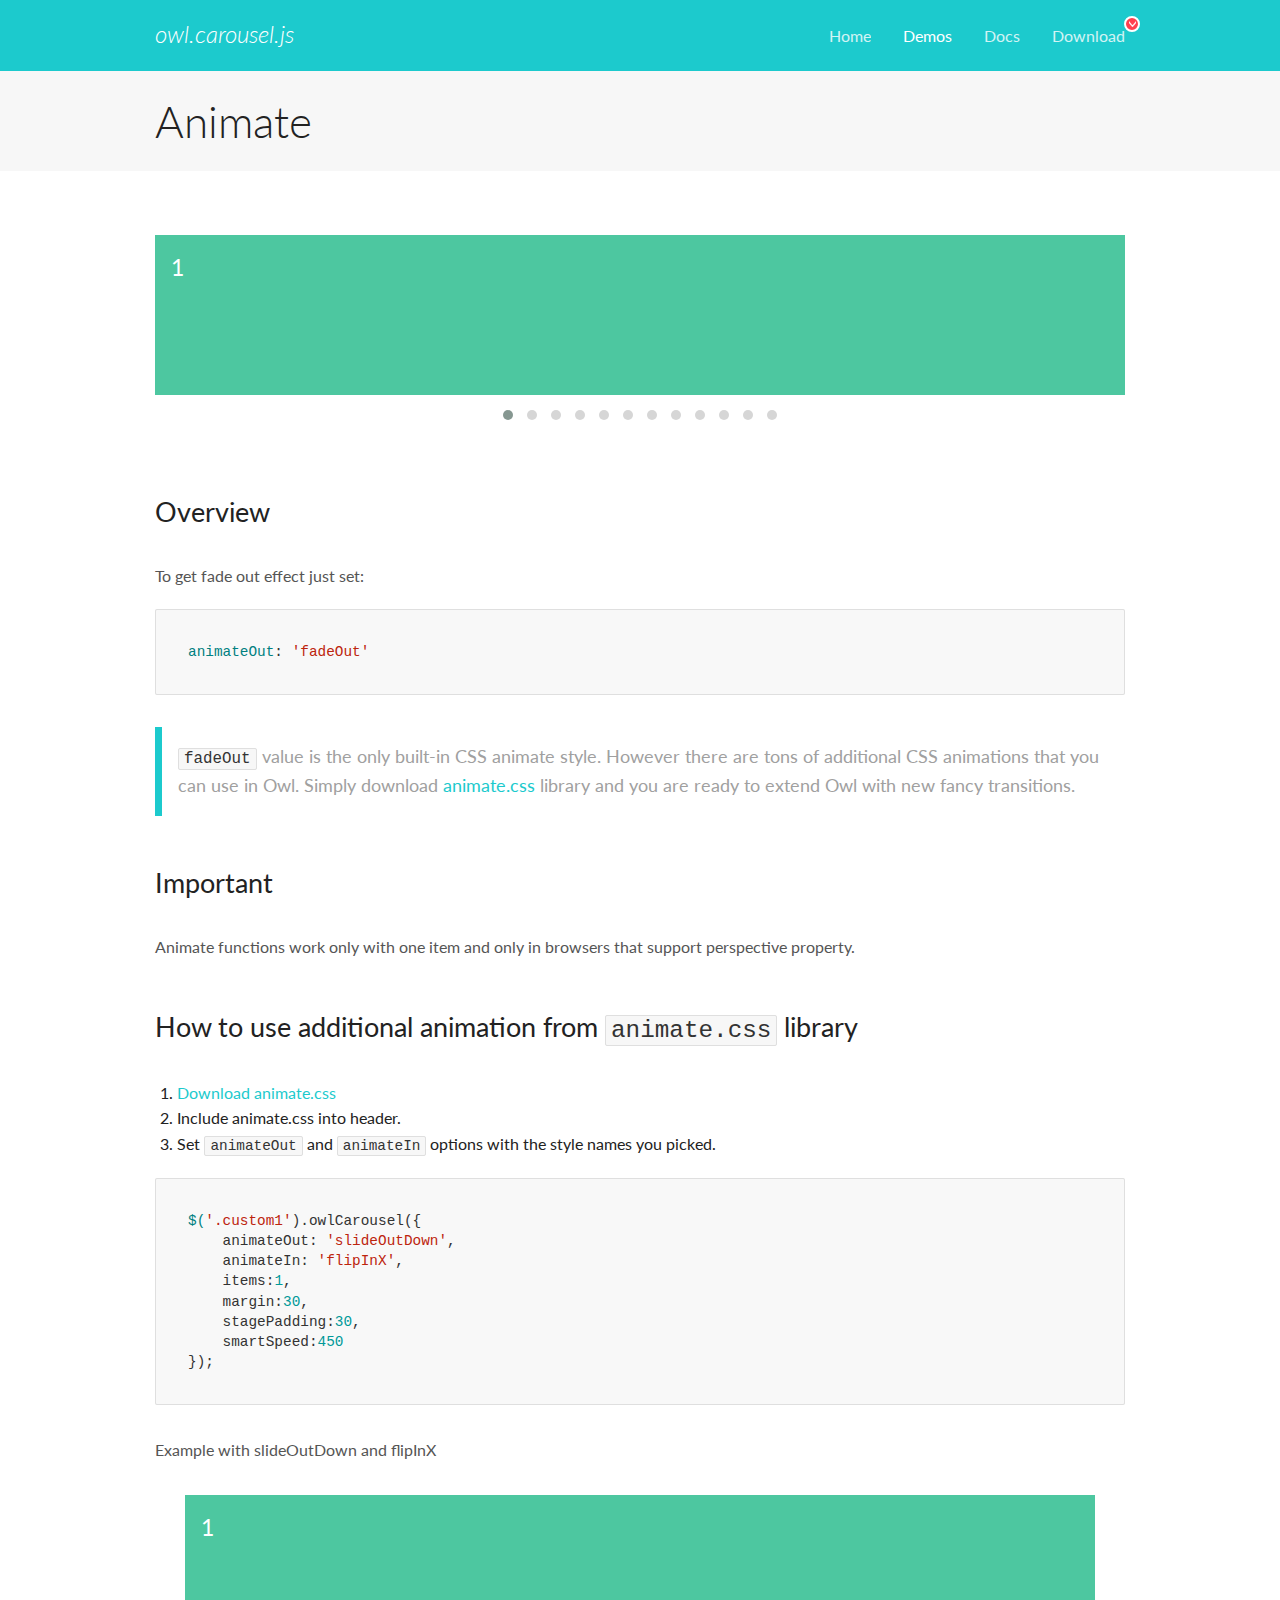
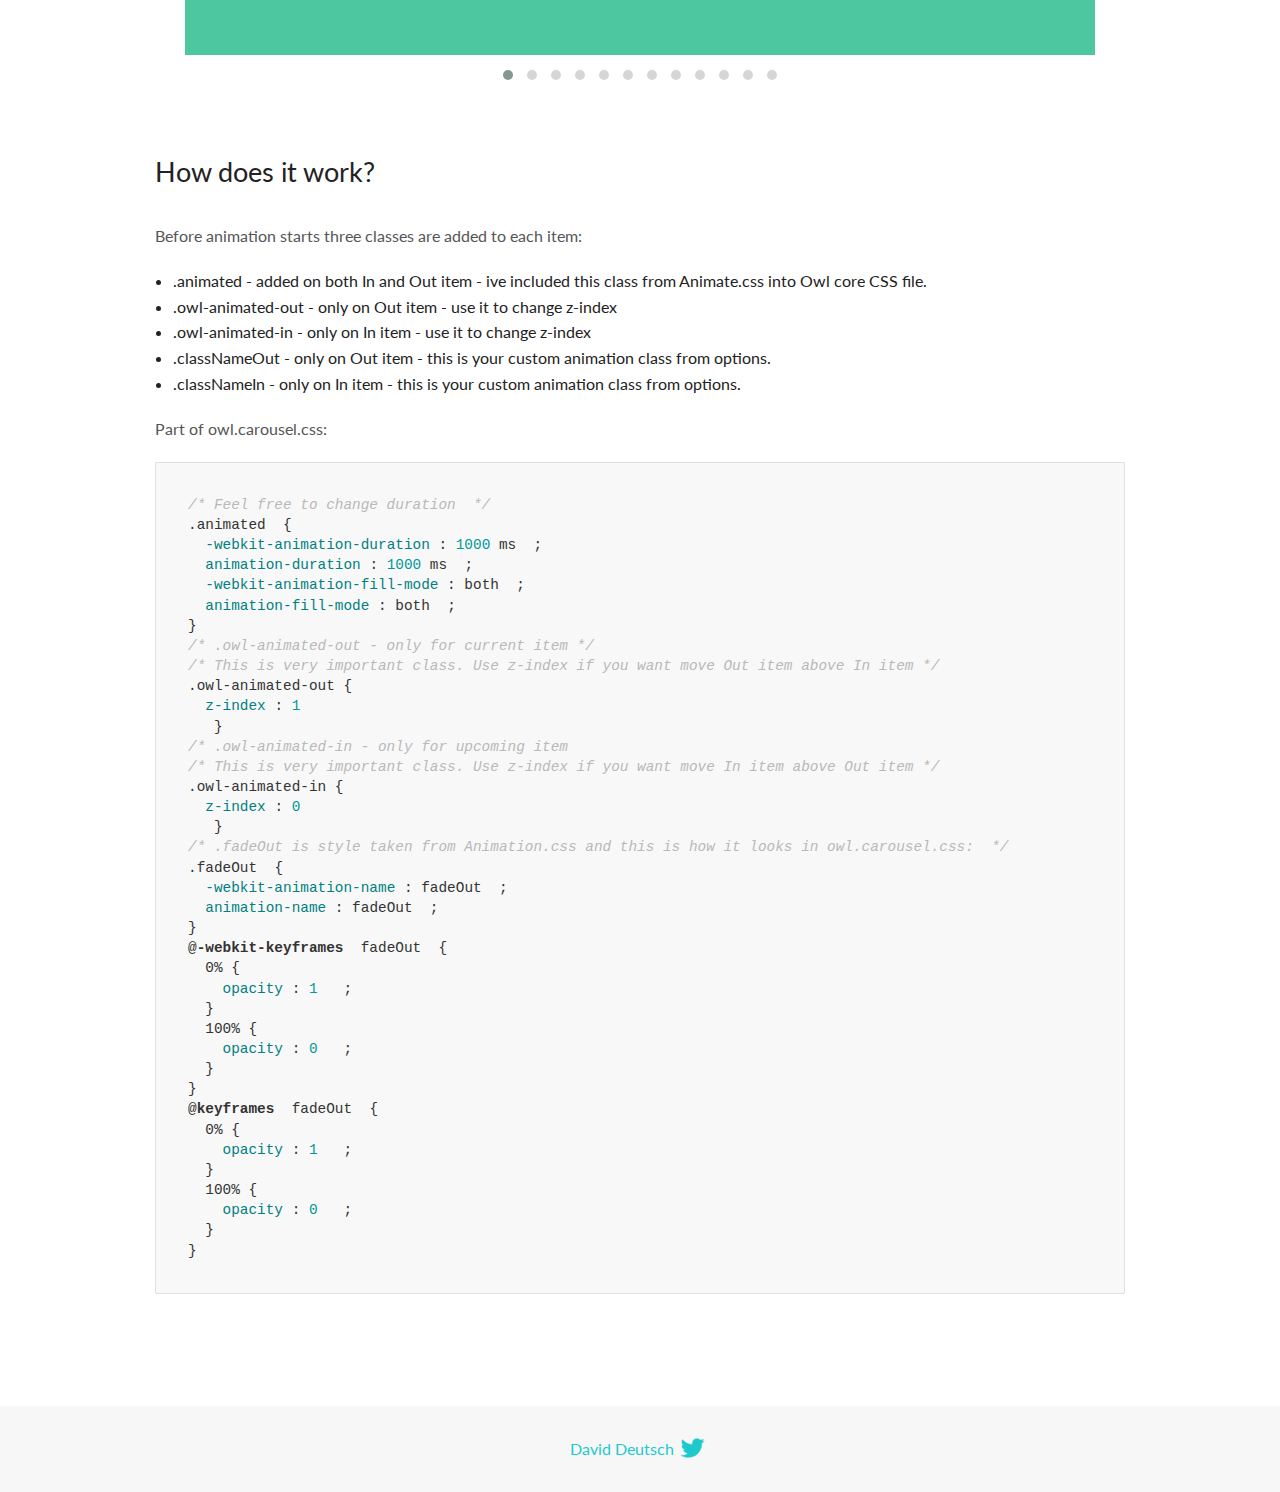
<file: OwlCarousel2-2.3.4/OwlCarousel2-2.3.4/docs/demos/animate.html>
<!DOCTYPE html>
<html lang="en">
  <head>

    <!-- head -->
    <meta charset="utf-8">
    <meta name="msapplication-tap-highlight" content="no" />
    <meta name="viewport" content="width=device-width, initial-scale=1.0" />
    <meta name="description" content="Animate carousel">
    <meta name="author" content="David Deutsch">
    <title>
      Animate Demo | Owl Carousel | 2.3.4
    </title>

    <!-- Stylesheets -->
    <link href='https://fonts.googleapis.com/css?family=Lato:300,400,700,400italic,300italic' rel='stylesheet' type='text/css'>
    <link rel="stylesheet" href="../assets/css/docs.theme.min.css">

    <!-- Owl Stylesheets -->
    <link rel="stylesheet" href="../assets/owlcarousel/assets/owl.carousel.min.css">
    <link rel="stylesheet" href="../assets/owlcarousel/assets/owl.theme.default.min.css">

    <!-- HTML5 shim and Respond.js IE8 support of HTML5 elements and media queries -->

    <!--[if lt IE 9]>
      <script src="https://oss.maxcdn.com/libs/html5shiv/3.7.0/html5shiv.js"></script>
      <script src="https://oss.maxcdn.com/libs/respond.js/1.3.0/respond.min.js"></script>
    <![endif]-->

    <!-- Favicons -->
    <link rel="apple-touch-icon-precomposed" sizes="144x144" href="../assets/ico/apple-touch-icon-144-precomposed.png">
    <link rel="shortcut icon" href="../assets/ico/favicon.png">
    <link rel="shortcut icon" href="favicon.ico">

    <!-- Yeah i know js should not be in header. Its required for demos.-->

    <!-- javascript -->
    <script src="../assets/vendors/jquery.min.js"></script>
    <script src="../assets/owlcarousel/owl.carousel.js"></script>
  </head>
  <body>

    <!-- header -->
    <header class="header">
      <div class="row">
        <div class="large-12 columns">
          <div class="brand left">
            <h3>
              <a href="/OwlCarousel2/">owl.carousel.js</a> 
            </h3>
          </div>
          <a id="toggle-nav" class="right">
            <span></span> <span></span> <span></span> 
          </a> 
          <div class="nav-bar">
            <ul class="clearfix">
              <li> <a href="/OwlCarousel2/index.html">Home</a>  </li>
              <li class="active">
                <a href="/OwlCarousel2/demos/demos.html">Demos</a> 
              </li>
              <li> <a href="/OwlCarousel2/docs/started-welcome.html">Docs</a>  </li>
              <li>
                <a href="https://github.com/OwlCarousel2/OwlCarousel2/archive/2.3.4.zip">Download</a> 
                <span class="download"></span> 
              </li>
            </ul>
          </div>
        </div>
      </div>
    </header>

    <!-- title -->
    <section class="title">
      <div class="row">
        <div class="large-12 columns">
          <h1>Animate</h1>
        </div>
      </div>
    </section>

    <!--  Demos -->
    <section id="demos">
      <div class="row">
        <div class="large-12 columns">
          <div class="fadeOut owl-carousel owl-theme">
            <div class="item">
              <h4>1</h4>
            </div>
            <div class="item">
              <h4>2</h4>
            </div>
            <div class="item">
              <h4>3</h4>
            </div>
            <div class="item">
              <h4>4</h4>
            </div>
            <div class="item">
              <h4>5</h4>
            </div>
            <div class="item">
              <h4>6</h4>
            </div>
            <div class="item">
              <h4>7</h4>
            </div>
            <div class="item">
              <h4>8</h4>
            </div>
            <div class="item">
              <h4>9</h4>
            </div>
            <div class="item">
              <h4>10</h4>
            </div>
            <div class="item">
              <h4>11</h4>
            </div>
            <div class="item">
              <h4>12</h4>
            </div>
          </div>
          <h3 id="overview">Overview</h3>
          <p>To get fade out effect just set:</p>
          <pre><code>animateOut: &#39;fadeOut&#39;</code></pre>
          <blockquote>
            <p><code>fadeOut</code> value is the only built-in CSS animate style. However there are tons of additional CSS animations that you can use in Owl. Simply download
              <a href="https://daneden.github.io/animate.css/">animate.css</a>  library and you are ready to extend Owl with new fancy transitions.</p>
          </blockquote>
          <h3 id="important">Important</h3>
          <p>Animate functions work only with one item and only in browsers that support perspective property.</p>
          <h3 id="how-to-use-additional-animation-from-animate-css-library">How to use additional animation from <code>animate.css</code> library</h3>
          <ol>
            <li> <a href="https://daneden.github.io/animate.css/">Download animate.css</a>  </li>
            <li>Include animate.css into header.</li>
            <li>Set <code>animateOut</code> and <code>animateIn</code> options with the style names you picked.</li>
          </ol>
          <pre><code>$(&#39;.custom1&#39;).owlCarousel({
    animateOut: &#39;slideOutDown&#39;,
    animateIn: &#39;flipInX&#39;,
    items:1,
    margin:30,
    stagePadding:30,
    smartSpeed:450
});</code></pre>
          <p>Example with slideOutDown and flipInX</p>
          <div class="custom1 owl-carousel owl-theme">
            <div class="item">
              <h4>1</h4>
            </div>
            <div class="item">
              <h4>2</h4>
            </div>
            <div class="item">
              <h4>3</h4>
            </div>
            <div class="item">
              <h4>4</h4>
            </div>
            <div class="item">
              <h4>5</h4>
            </div>
            <div class="item">
              <h4>6</h4>
            </div>
            <div class="item">
              <h4>7</h4>
            </div>
            <div class="item">
              <h4>8</h4>
            </div>
            <div class="item">
              <h4>9</h4>
            </div>
            <div class="item">
              <h4>10</h4>
            </div>
            <div class="item">
              <h4>11</h4>
            </div>
            <div class="item">
              <h4>12</h4>
            </div>
          </div>
          <h3 id="how-does-it-work-">How does it work?</h3>
          <p>Before animation starts three classes are added to each item:</p>
          <ul>
            <li>.animated - added on both In and Out item - ive included this class from Animate.css into Owl core CSS file.</li>
            <li>.owl-animated-out - only on Out item - use it to change z-index</li>
            <li>.owl-animated-in - only on In item - use it to change z-index</li>
            <li>.classNameOut - only on Out item - this is your custom animation class from options.</li>
            <li>.classNameIn - only on In item - this is your custom animation class from options.</li>
          </ul>
          <p>Part of owl.carousel.css:</p>
          <pre><code class="language-css"><span class="comment">/* Feel free to change duration  */</span> 
<span class="class">.animated</span>  <span class="rules">{
  <span class="rule"><span class="attribute">-webkit-animation-duration</span> :<span class="value"> <span class="number">1000</span> ms</span> </span> ;
  <span class="rule"><span class="attribute">animation-duration</span> :<span class="value"> <span class="number">1000</span> ms</span> </span> ;
  <span class="rule"><span class="attribute">-webkit-animation-fill-mode</span> :<span class="value"> both</span> </span> ;
  <span class="rule"><span class="attribute">animation-fill-mode</span> :<span class="value"> both</span> </span> ;
<span class="rule">}</span> </span> 
<span class="comment">/* .owl-animated-out - only for current item */</span> 
<span class="comment">/* This is very important class. Use z-index if you want move Out item above In item */</span> 
<span class="class">.owl-animated-out</span> <span class="rules">{
  <span class="rule"><span class="attribute">z-index</span> :<span class="value"> <span class="number">1</span> 
</span> </span> </span> }
<span class="comment">/* .owl-animated-in - only for upcoming item
/* This is very important class. Use z-index if you want move In item above Out item */</span> 
<span class="class">.owl-animated-in</span> <span class="rules">{
  <span class="rule"><span class="attribute">z-index</span> :<span class="value"> <span class="number">0</span> 
</span> </span> </span> }
<span class="comment">/* .fadeOut is style taken from Animation.css and this is how it looks in owl.carousel.css:  */</span> 
<span class="class">.fadeOut</span>  <span class="rules">{
  <span class="rule"><span class="attribute">-webkit-animation-name</span> :<span class="value"> fadeOut</span> </span> ;
  <span class="rule"><span class="attribute">animation-name</span> :<span class="value"> fadeOut</span> </span> ;
<span class="rule">}</span> </span> 
<span class="at_rule">@<span class="keyword">-webkit-keyframes</span>  fadeOut </span> {
  0% <span class="rules">{
    <span class="rule"><span class="attribute">opacity</span> :<span class="value"> <span class="number">1</span> </span> </span> ;
  <span class="rule">}</span> </span> 
  100% <span class="rules">{
    <span class="rule"><span class="attribute">opacity</span> :<span class="value"> <span class="number">0</span> </span> </span> ;
  <span class="rule">}</span> </span> 
}
<span class="at_rule">@<span class="keyword">keyframes</span>  fadeOut </span> {
  0% <span class="rules">{
    <span class="rule"><span class="attribute">opacity</span> :<span class="value"> <span class="number">1</span> </span> </span> ;
  <span class="rule">}</span> </span> 
  100% <span class="rules">{
    <span class="rule"><span class="attribute">opacity</span> :<span class="value"> <span class="number">0</span> </span> </span> ;
  <span class="rule">}</span> </span> 
}</code></pre>
          <link rel="stylesheet" href="../assets/css/animate.css">
          <script>
            jQuery(document).ready(function($) {
              $('.fadeOut').owlCarousel({
                items: 1,
                animateOut: 'fadeOut',
                loop: true,
                margin: 10,
              });
              $('.custom1').owlCarousel({
                animateOut: 'slideOutDown',
                animateIn: 'flipInX',
                items: 1,
                margin: 30,
                stagePadding: 30,
                smartSpeed: 450
              });
            });
          </script>
        </div>
      </div>
    </section>

    <!-- footer -->
    <footer class="footer">
      <div class="row">
        <div class="large-12 columns">
          <h5>
            <a href="/OwlCarousel2/docs/support-contact.html">David Deutsch</a> 
            <a id="custom-tweet-button" href="https://twitter.com/share?url=https://github.com/OwlCarousel2/OwlCarousel2&text=Owl Carousel - This is so awesome! " target="_blank"></a> 
          </h5>
        </div>
      </div>
    </footer>

    <!-- vendors -->
    <script src="../assets/vendors/highlight.js"></script>
    <script src="../assets/js/app.js"></script>
  </body>
</html>
</file>
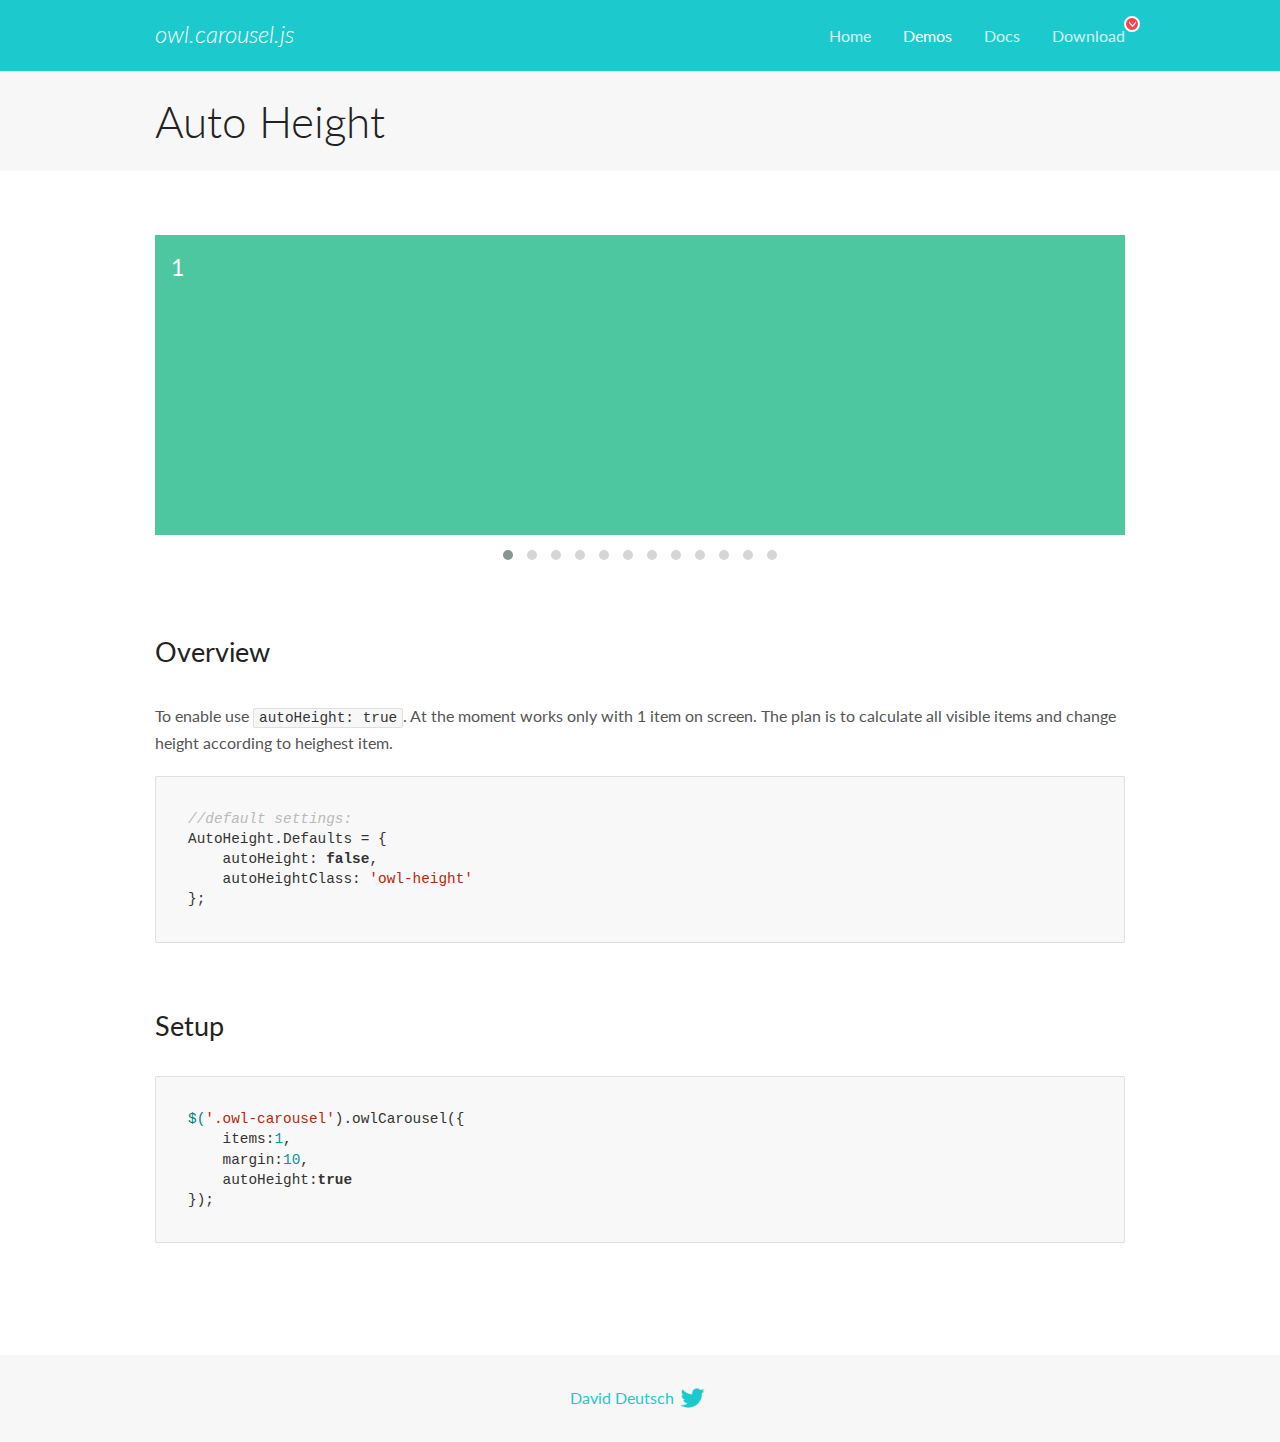
<file: OwlCarousel2-2.3.4/OwlCarousel2-2.3.4/docs/demos/autoheight.html>
<!DOCTYPE html>
<html lang="en">
  <head>

    <!-- head -->
    <meta charset="utf-8">
    <meta name="msapplication-tap-highlight" content="no" />
    <meta name="viewport" content="width=device-width, initial-scale=1.0" />
    <meta name="description" content="autoHeight usage demo">
    <meta name="author" content="David Deutsch">
    <title>
      Auto Height Demo | Owl Carousel | 2.3.4
    </title>

    <!-- Stylesheets -->
    <link href='https://fonts.googleapis.com/css?family=Lato:300,400,700,400italic,300italic' rel='stylesheet' type='text/css'>
    <link rel="stylesheet" href="../assets/css/docs.theme.min.css">

    <!-- Owl Stylesheets -->
    <link rel="stylesheet" href="../assets/owlcarousel/assets/owl.carousel.min.css">
    <link rel="stylesheet" href="../assets/owlcarousel/assets/owl.theme.default.min.css">

    <!-- HTML5 shim and Respond.js IE8 support of HTML5 elements and media queries -->

    <!--[if lt IE 9]>
      <script src="https://oss.maxcdn.com/libs/html5shiv/3.7.0/html5shiv.js"></script>
      <script src="https://oss.maxcdn.com/libs/respond.js/1.3.0/respond.min.js"></script>
    <![endif]-->

    <!-- Favicons -->
    <link rel="apple-touch-icon-precomposed" sizes="144x144" href="../assets/ico/apple-touch-icon-144-precomposed.png">
    <link rel="shortcut icon" href="../assets/ico/favicon.png">
    <link rel="shortcut icon" href="favicon.ico">

    <!-- Yeah i know js should not be in header. Its required for demos.-->

    <!-- javascript -->
    <script src="../assets/vendors/jquery.min.js"></script>
    <script src="../assets/owlcarousel/owl.carousel.js"></script>
  </head>
  <body>

    <!-- header -->
    <header class="header">
      <div class="row">
        <div class="large-12 columns">
          <div class="brand left">
            <h3>
              <a href="/OwlCarousel2/">owl.carousel.js</a> 
            </h3>
          </div>
          <a id="toggle-nav" class="right">
            <span></span> <span></span> <span></span> 
          </a> 
          <div class="nav-bar">
            <ul class="clearfix">
              <li> <a href="/OwlCarousel2/index.html">Home</a>  </li>
              <li class="active">
                <a href="/OwlCarousel2/demos/demos.html">Demos</a> 
              </li>
              <li> <a href="/OwlCarousel2/docs/started-welcome.html">Docs</a>  </li>
              <li>
                <a href="https://github.com/OwlCarousel2/OwlCarousel2/archive/2.3.4.zip">Download</a> 
                <span class="download"></span> 
              </li>
            </ul>
          </div>
        </div>
      </div>
    </header>

    <!-- title -->
    <section class="title">
      <div class="row">
        <div class="large-12 columns">
          <h1>Auto Height</h1>
        </div>
      </div>
    </section>

    <!--  Demos -->
    <section id="demos">
      <div class="row">
        <div class="large-12 columns">
          <div class="owl-carousel owl-theme">
            <div class="item" style="height:300px">
              <h4>1</h4>
            </div>
            <div class="item" style="height:100px">
              <h4>2</h4>
            </div>
            <div class="item" style="height:500px">
              <h4>3</h4>
            </div>
            <div class="item" style="height:250px">
              <h4>4</h4>
            </div>
            <div class="item" style="height:400px">
              <h4>5</h4>
            </div>
            <div class="item" style="height:500px">
              <h4>6</h4>
            </div>
            <div class="item" style="height:600px">
              <h4>7</h4>
            </div>
            <div class="item" style="height:400px">
              <h4>8</h4>
            </div>
            <div class="item" style="height:300px">
              <h4>9</h4>
            </div>
            <div class="item" style="height:350px">
              <h4>10</h4>
            </div>
            <div class="item" style="height:200px">
              <h4>11</h4>
            </div>
            <div class="item" style="height:150px">
              <h4>12</h4>
            </div>
          </div>
          <h3 id="overview">Overview</h3>
          <p>To enable use <code>autoHeight: true</code>. At the moment works only with 1 item on screen. The plan is to calculate all visible items and change height according to heighest item.</p>
          <pre><code>//default settings:
AutoHeight.Defaults = {
    autoHeight: false,
    autoHeightClass: &#39;owl-height&#39;
};</code></pre>
          <h3 id="setup">Setup</h3>
          <pre><code>$(&#39;.owl-carousel&#39;).owlCarousel({
    items:1,
    margin:10,
    autoHeight:true
});</code></pre>
          <script>
            $(document).ready(function() {
              $('.owl-carousel').owlCarousel({
                items: 1,
                margin: 10,
                autoHeight: true
              });
            })
          </script>
        </div>
      </div>
    </section>

    <!-- footer -->
    <footer class="footer">
      <div class="row">
        <div class="large-12 columns">
          <h5>
            <a href="/OwlCarousel2/docs/support-contact.html">David Deutsch</a> 
            <a id="custom-tweet-button" href="https://twitter.com/share?url=https://github.com/OwlCarousel2/OwlCarousel2&text=Owl Carousel - This is so awesome! " target="_blank"></a> 
          </h5>
        </div>
      </div>
    </footer>

    <!-- vendors -->
    <script src="../assets/vendors/highlight.js"></script>
    <script src="../assets/js/app.js"></script>
  </body>
</html>
</file>
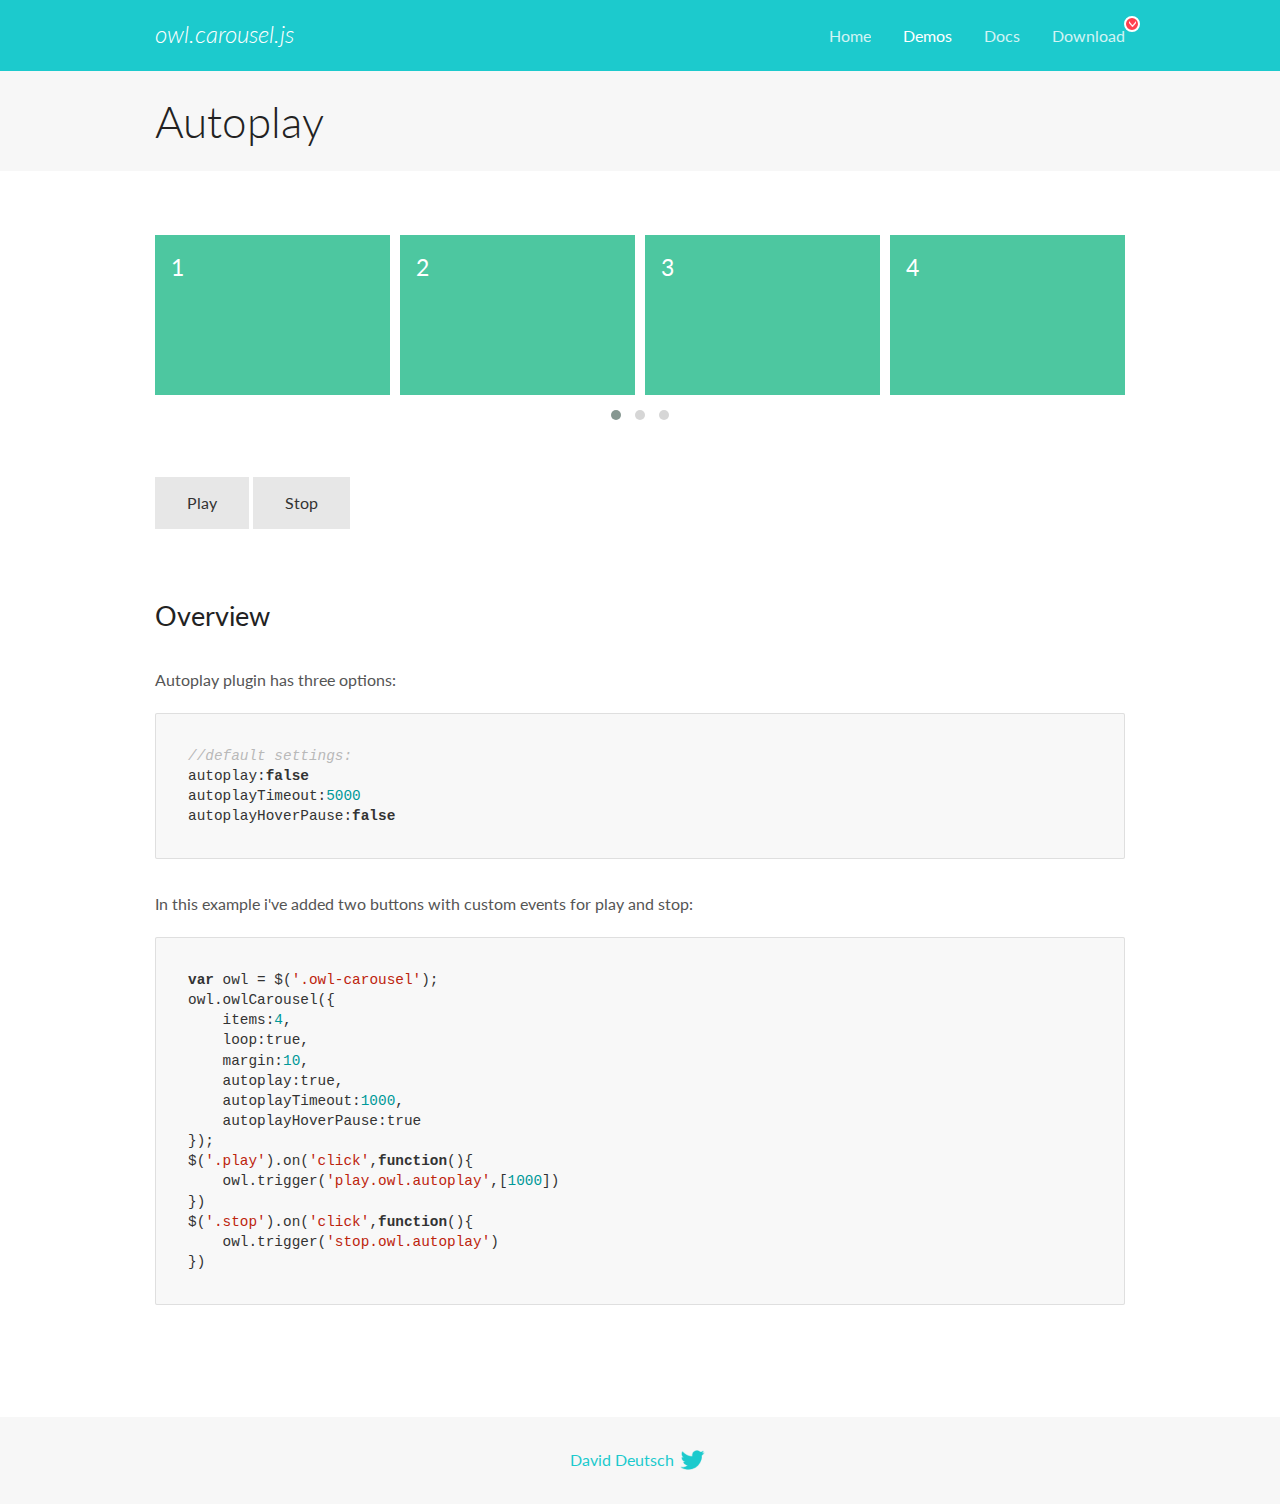
<file: OwlCarousel2-2.3.4/OwlCarousel2-2.3.4/docs/demos/autoplay.html>
<!DOCTYPE html>
<html lang="en">
  <head>

    <!-- head -->
    <meta charset="utf-8">
    <meta name="msapplication-tap-highlight" content="no" />
    <meta name="viewport" content="width=device-width, initial-scale=1.0" />
    <meta name="description" content="Autoplay usage demo">
    <meta name="author" content="David Deutsch">
    <title>
      Autoplay Demo | Owl Carousel | 2.3.4
    </title>

    <!-- Stylesheets -->
    <link href='https://fonts.googleapis.com/css?family=Lato:300,400,700,400italic,300italic' rel='stylesheet' type='text/css'>
    <link rel="stylesheet" href="../assets/css/docs.theme.min.css">

    <!-- Owl Stylesheets -->
    <link rel="stylesheet" href="../assets/owlcarousel/assets/owl.carousel.min.css">
    <link rel="stylesheet" href="../assets/owlcarousel/assets/owl.theme.default.min.css">

    <!-- HTML5 shim and Respond.js IE8 support of HTML5 elements and media queries -->

    <!--[if lt IE 9]>
      <script src="https://oss.maxcdn.com/libs/html5shiv/3.7.0/html5shiv.js"></script>
      <script src="https://oss.maxcdn.com/libs/respond.js/1.3.0/respond.min.js"></script>
    <![endif]-->

    <!-- Favicons -->
    <link rel="apple-touch-icon-precomposed" sizes="144x144" href="../assets/ico/apple-touch-icon-144-precomposed.png">
    <link rel="shortcut icon" href="../assets/ico/favicon.png">
    <link rel="shortcut icon" href="favicon.ico">

    <!-- Yeah i know js should not be in header. Its required for demos.-->

    <!-- javascript -->
    <script src="../assets/vendors/jquery.min.js"></script>
    <script src="../assets/owlcarousel/owl.carousel.js"></script>
  </head>
  <body>

    <!-- header -->
    <header class="header">
      <div class="row">
        <div class="large-12 columns">
          <div class="brand left">
            <h3>
              <a href="/OwlCarousel2/">owl.carousel.js</a> 
            </h3>
          </div>
          <a id="toggle-nav" class="right">
            <span></span> <span></span> <span></span> 
          </a> 
          <div class="nav-bar">
            <ul class="clearfix">
              <li> <a href="/OwlCarousel2/index.html">Home</a>  </li>
              <li class="active">
                <a href="/OwlCarousel2/demos/demos.html">Demos</a> 
              </li>
              <li> <a href="/OwlCarousel2/docs/started-welcome.html">Docs</a>  </li>
              <li>
                <a href="https://github.com/OwlCarousel2/OwlCarousel2/archive/2.3.4.zip">Download</a> 
                <span class="download"></span> 
              </li>
            </ul>
          </div>
        </div>
      </div>
    </header>

    <!-- title -->
    <section class="title">
      <div class="row">
        <div class="large-12 columns">
          <h1>Autoplay</h1>
        </div>
      </div>
    </section>

    <!--  Demos -->
    <section id="demos">
      <div class="row">
        <div class="large-12 columns">
          <div class="owl-carousel owl-theme">
            <div class="item">
              <h4>1</h4>
            </div>
            <div class="item">
              <h4>2</h4>
            </div>
            <div class="item">
              <h4>3</h4>
            </div>
            <div class="item">
              <h4>4</h4>
            </div>
            <div class="item">
              <h4>5</h4>
            </div>
            <div class="item">
              <h4>6</h4>
            </div>
            <div class="item">
              <h4>7</h4>
            </div>
            <div class="item">
              <h4>8</h4>
            </div>
            <div class="item">
              <h4>9</h4>
            </div>
            <div class="item">
              <h4>10</h4>
            </div>
            <div class="item">
              <h4>11</h4>
            </div>
            <div class="item">
              <h4>12</h4>
            </div>
          </div>
          <a class="button secondary play">Play</a> 
          <a class="button secondary stop">Stop</a> 
          <h3 id="overview">Overview</h3>
          <p>Autoplay plugin has three options:</p>
          <pre><code>//default settings:
autoplay:false
autoplayTimeout:5000
autoplayHoverPause:false</code></pre>
          <p>In this example i&#39;ve added two buttons with custom events for play and stop:</p>
          <pre><code>var owl = $(&#39;.owl-carousel&#39;);
owl.owlCarousel({
    items:4,
    loop:true,
    margin:10,
    autoplay:true,
    autoplayTimeout:1000,
    autoplayHoverPause:true
});
$(&#39;.play&#39;).on(&#39;click&#39;,function(){
    owl.trigger(&#39;play.owl.autoplay&#39;,[1000])
})
$(&#39;.stop&#39;).on(&#39;click&#39;,function(){
    owl.trigger(&#39;stop.owl.autoplay&#39;)
})</code></pre>
          <script>
            $(document).ready(function() {
              var owl = $('.owl-carousel');
              owl.owlCarousel({
                items: 4,
                loop: true,
                margin: 10,
                autoplay: true,
                autoplayTimeout: 1000,
                autoplayHoverPause: true
              });
              $('.play').on('click', function() {
                owl.trigger('play.owl.autoplay', [1000])
              })
              $('.stop').on('click', function() {
                owl.trigger('stop.owl.autoplay')
              })
            })
          </script>
        </div>
      </div>
    </section>

    <!-- footer -->
    <footer class="footer">
      <div class="row">
        <div class="large-12 columns">
          <h5>
            <a href="/OwlCarousel2/docs/support-contact.html">David Deutsch</a> 
            <a id="custom-tweet-button" href="https://twitter.com/share?url=https://github.com/OwlCarousel2/OwlCarousel2&text=Owl Carousel - This is so awesome! " target="_blank"></a> 
          </h5>
        </div>
      </div>
    </footer>

    <!-- vendors -->
    <script src="../assets/vendors/highlight.js"></script>
    <script src="../assets/js/app.js"></script>
  </body>
</html>
</file>
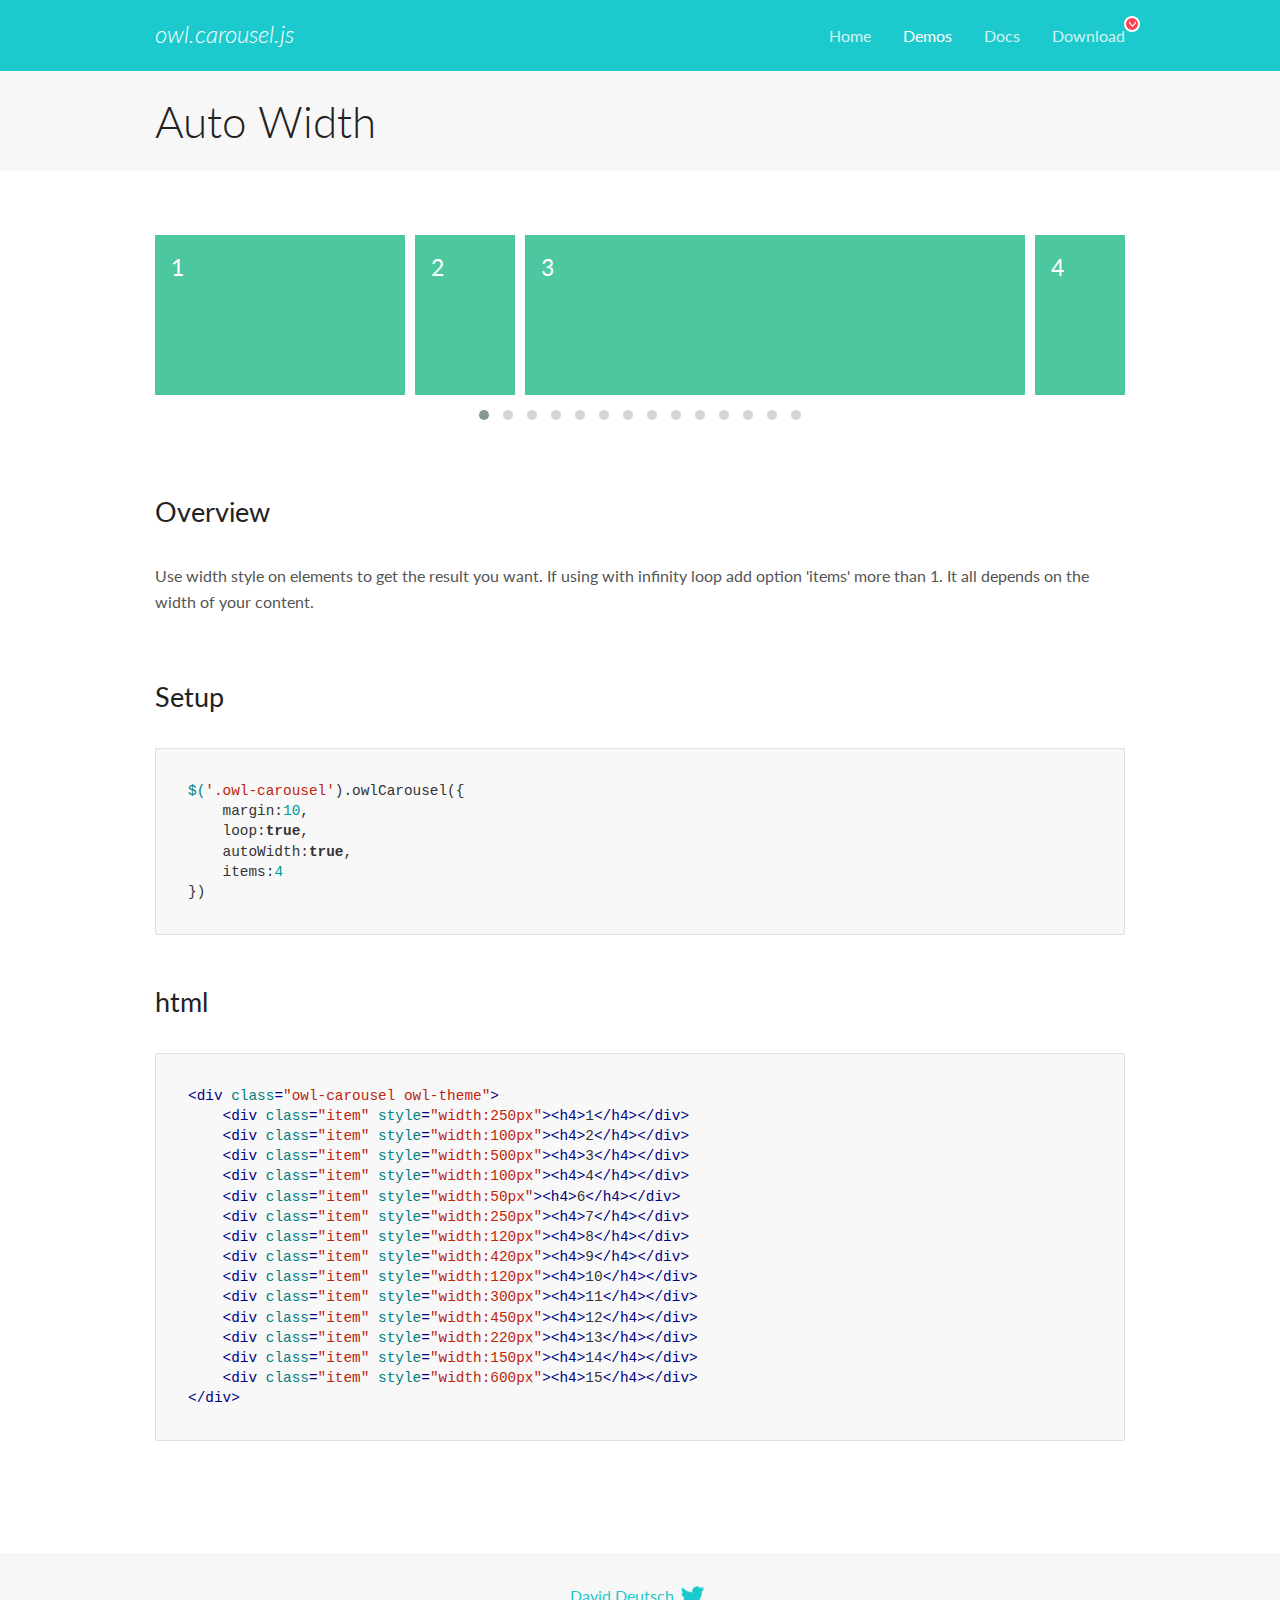
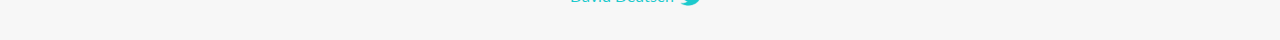
<file: OwlCarousel2-2.3.4/OwlCarousel2-2.3.4/docs/demos/autowidth.html>
<!DOCTYPE html>
<html lang="en">
  <head>

    <!-- head -->
    <meta charset="utf-8">
    <meta name="msapplication-tap-highlight" content="no" />
    <meta name="viewport" content="width=device-width, initial-scale=1.0" />
    <meta name="description" content="Auto Width">
    <meta name="author" content="David Deutsch">
    <title>
      Auto Width Demo | Owl Carousel | 2.3.4
    </title>

    <!-- Stylesheets -->
    <link href='https://fonts.googleapis.com/css?family=Lato:300,400,700,400italic,300italic' rel='stylesheet' type='text/css'>
    <link rel="stylesheet" href="../assets/css/docs.theme.min.css">

    <!-- Owl Stylesheets -->
    <link rel="stylesheet" href="../assets/owlcarousel/assets/owl.carousel.min.css">
    <link rel="stylesheet" href="../assets/owlcarousel/assets/owl.theme.default.min.css">

    <!-- HTML5 shim and Respond.js IE8 support of HTML5 elements and media queries -->

    <!--[if lt IE 9]>
      <script src="https://oss.maxcdn.com/libs/html5shiv/3.7.0/html5shiv.js"></script>
      <script src="https://oss.maxcdn.com/libs/respond.js/1.3.0/respond.min.js"></script>
    <![endif]-->

    <!-- Favicons -->
    <link rel="apple-touch-icon-precomposed" sizes="144x144" href="../assets/ico/apple-touch-icon-144-precomposed.png">
    <link rel="shortcut icon" href="../assets/ico/favicon.png">
    <link rel="shortcut icon" href="favicon.ico">

    <!-- Yeah i know js should not be in header. Its required for demos.-->

    <!-- javascript -->
    <script src="../assets/vendors/jquery.min.js"></script>
    <script src="../assets/owlcarousel/owl.carousel.js"></script>
  </head>
  <body>

    <!-- header -->
    <header class="header">
      <div class="row">
        <div class="large-12 columns">
          <div class="brand left">
            <h3>
              <a href="/OwlCarousel2/">owl.carousel.js</a> 
            </h3>
          </div>
          <a id="toggle-nav" class="right">
            <span></span> <span></span> <span></span> 
          </a> 
          <div class="nav-bar">
            <ul class="clearfix">
              <li> <a href="/OwlCarousel2/index.html">Home</a>  </li>
              <li class="active">
                <a href="/OwlCarousel2/demos/demos.html">Demos</a> 
              </li>
              <li> <a href="/OwlCarousel2/docs/started-welcome.html">Docs</a>  </li>
              <li>
                <a href="https://github.com/OwlCarousel2/OwlCarousel2/archive/2.3.4.zip">Download</a> 
                <span class="download"></span> 
              </li>
            </ul>
          </div>
        </div>
      </div>
    </header>

    <!-- title -->
    <section class="title">
      <div class="row">
        <div class="large-12 columns">
          <h1>Auto Width</h1>
        </div>
      </div>
    </section>

    <!--  Demos -->
    <section id="demos">
      <div class="row">
        <div class="large-12 columns">
          <div class="owl-carousel owl-theme">
            <div class="item" style="width:250px">
              <h4>1</h4>
            </div>
            <div class="item" style="width:100px">
              <h4>2</h4>
            </div>
            <div class="item" style="width:500px">
              <h4>3</h4>
            </div>
            <div class="item" style="width:100px">
              <h4>4</h4>
            </div>
            <div class="item" style="width:50px">
              <h4>6</h4>
            </div>
            <div class="item" style="width:250px">
              <h4>7</h4>
            </div>
            <div class="item" style="width:120px">
              <h4>8</h4>
            </div>
            <div class="item" style="width:420px">
              <h4>9</h4>
            </div>
            <div class="item" style="width:120px">
              <h4>10</h4>
            </div>
            <div class="item" style="width:300px">
              <h4>11</h4>
            </div>
            <div class="item" style="width:450px">
              <h4>12</h4>
            </div>
            <div class="item" style="width:220px">
              <h4>13</h4>
            </div>
            <div class="item" style="width:150px">
              <h4>14</h4>
            </div>
            <div class="item" style="width:600px">
              <h4>15</h4>
            </div>
          </div>
          <h3 id="overview">Overview</h3>
          <p>Use width style on elements to get the result you want. If using with infinity loop add option &#39;items&#39; more than 1. It all depends on the width of your content.</p>
          <h3 id="setup">Setup</h3>
          <pre><code>$(&#39;.owl-carousel&#39;).owlCarousel({
    margin:10,
    loop:true,
    autoWidth:true,
    items:4
})</code></pre>
          <h3 id="html">html</h3>
          <pre><code>&lt;div class=&quot;owl-carousel owl-theme&quot;&gt;
    &lt;div class=&quot;item&quot; style=&quot;width:250px&quot;&gt;&lt;h4&gt;1&lt;/h4&gt;&lt;/div&gt;
    &lt;div class=&quot;item&quot; style=&quot;width:100px&quot;&gt;&lt;h4&gt;2&lt;/h4&gt;&lt;/div&gt;
    &lt;div class=&quot;item&quot; style=&quot;width:500px&quot;&gt;&lt;h4&gt;3&lt;/h4&gt;&lt;/div&gt;
    &lt;div class=&quot;item&quot; style=&quot;width:100px&quot;&gt;&lt;h4&gt;4&lt;/h4&gt;&lt;/div&gt;
    &lt;div class=&quot;item&quot; style=&quot;width:50px&quot;&gt;&lt;h4&gt;6&lt;/h4&gt;&lt;/div&gt;
    &lt;div class=&quot;item&quot; style=&quot;width:250px&quot;&gt;&lt;h4&gt;7&lt;/h4&gt;&lt;/div&gt;
    &lt;div class=&quot;item&quot; style=&quot;width:120px&quot;&gt;&lt;h4&gt;8&lt;/h4&gt;&lt;/div&gt;
    &lt;div class=&quot;item&quot; style=&quot;width:420px&quot;&gt;&lt;h4&gt;9&lt;/h4&gt;&lt;/div&gt;
    &lt;div class=&quot;item&quot; style=&quot;width:120px&quot;&gt;&lt;h4&gt;10&lt;/h4&gt;&lt;/div&gt;
    &lt;div class=&quot;item&quot; style=&quot;width:300px&quot;&gt;&lt;h4&gt;11&lt;/h4&gt;&lt;/div&gt;
    &lt;div class=&quot;item&quot; style=&quot;width:450px&quot;&gt;&lt;h4&gt;12&lt;/h4&gt;&lt;/div&gt;
    &lt;div class=&quot;item&quot; style=&quot;width:220px&quot;&gt;&lt;h4&gt;13&lt;/h4&gt;&lt;/div&gt;
    &lt;div class=&quot;item&quot; style=&quot;width:150px&quot;&gt;&lt;h4&gt;14&lt;/h4&gt;&lt;/div&gt;
    &lt;div class=&quot;item&quot; style=&quot;width:600px&quot;&gt;&lt;h4&gt;15&lt;/h4&gt;&lt;/div&gt;
&lt;/div&gt;</code></pre>
          <script>
            $(document).ready(function() {
              $('.owl-carousel').owlCarousel({
                margin: 10,
                loop: true,
                autoWidth: true,
                items: 4
              })
            })
          </script>
        </div>
      </div>
    </section>

    <!-- footer -->
    <footer class="footer">
      <div class="row">
        <div class="large-12 columns">
          <h5>
            <a href="/OwlCarousel2/docs/support-contact.html">David Deutsch</a> 
            <a id="custom-tweet-button" href="https://twitter.com/share?url=https://github.com/OwlCarousel2/OwlCarousel2&text=Owl Carousel - This is so awesome! " target="_blank"></a> 
          </h5>
        </div>
      </div>
    </footer>

    <!-- vendors -->
    <script src="../assets/vendors/highlight.js"></script>
    <script src="../assets/js/app.js"></script>
  </body>
</html>
</file>
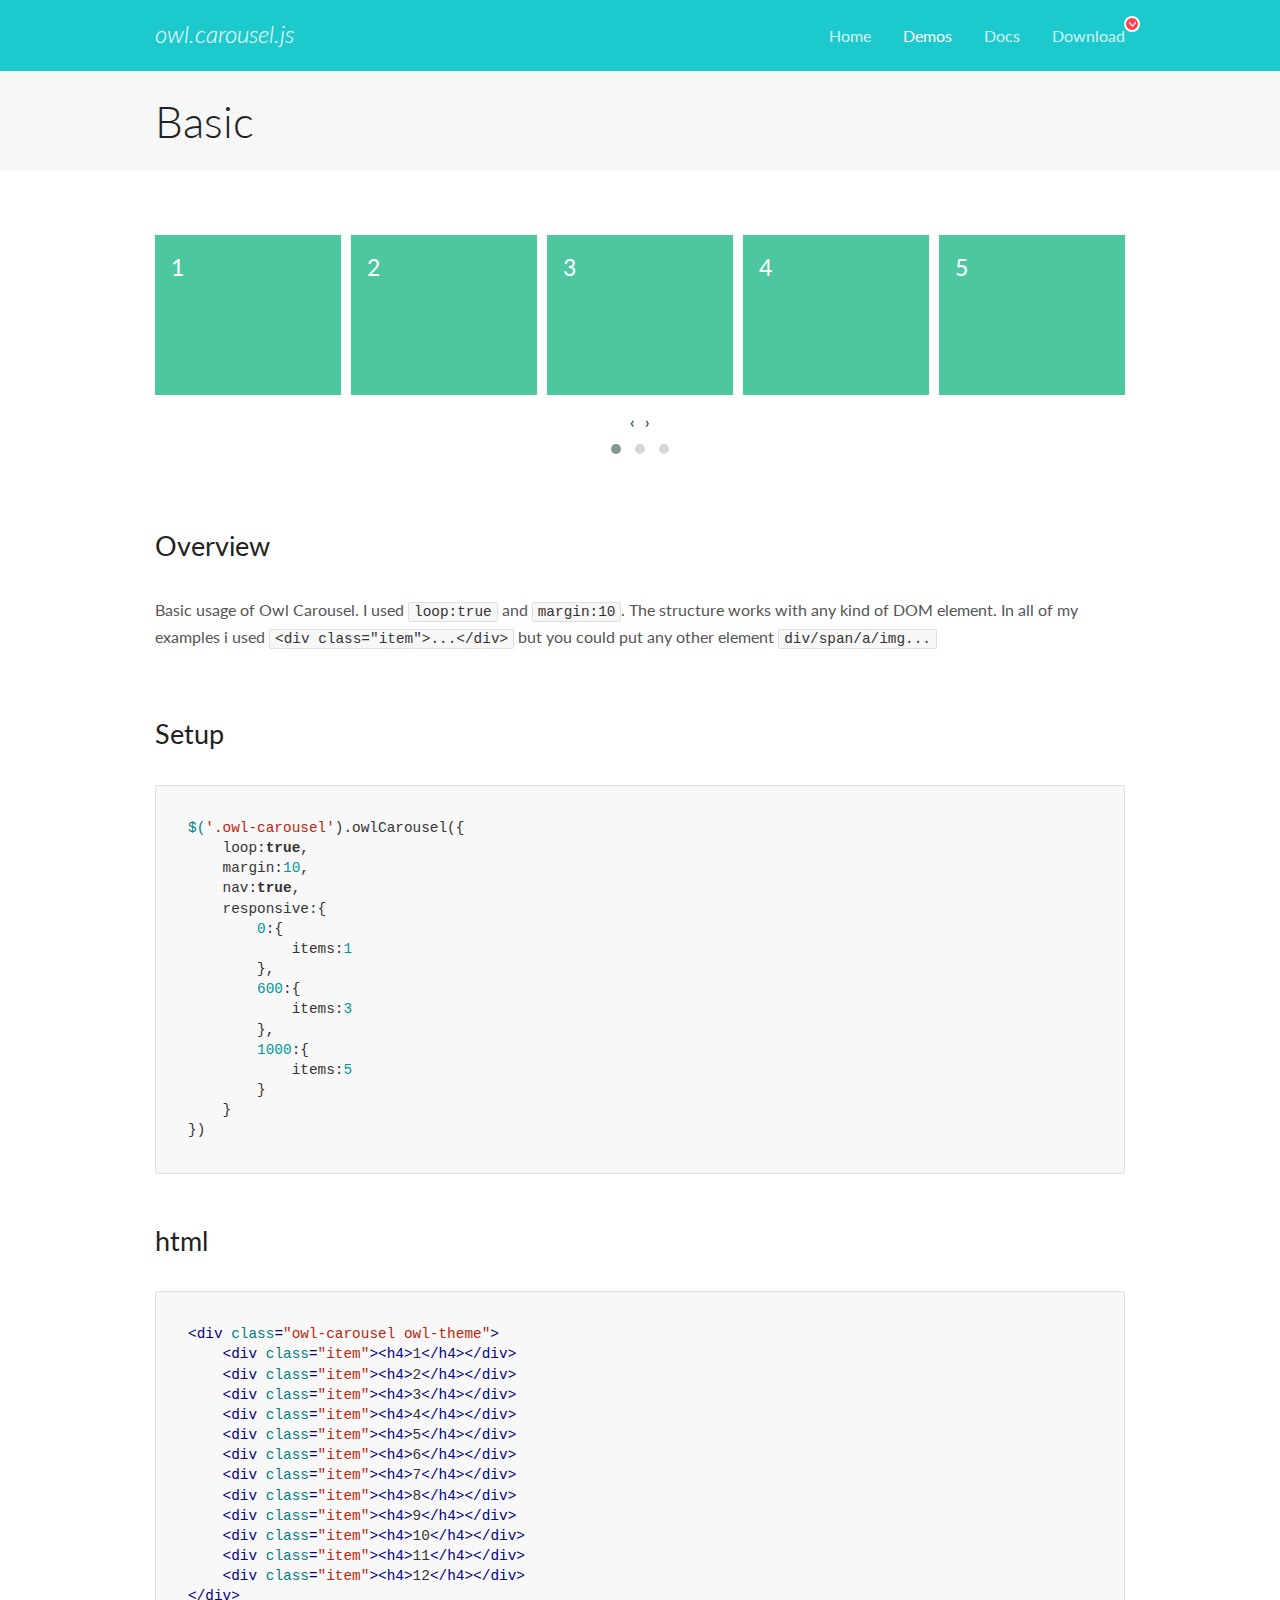
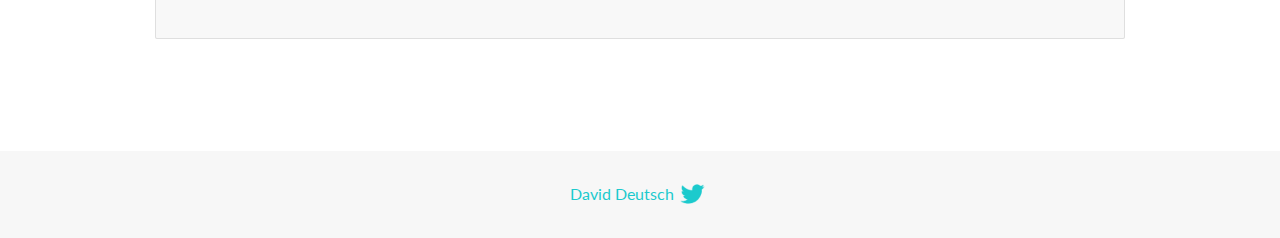
<file: OwlCarousel2-2.3.4/OwlCarousel2-2.3.4/docs/demos/basic.html>
<!DOCTYPE html>
<html lang="en">
  <head>

    <!-- head -->
    <meta charset="utf-8">
    <meta name="msapplication-tap-highlight" content="no" />
    <meta name="viewport" content="width=device-width, initial-scale=1.0" />
    <meta name="description" content="Basic usage demo">
    <meta name="author" content="David Deutsch">
    <title>
      Basic Demo | Owl Carousel | 2.3.4
    </title>

    <!-- Stylesheets -->
    <link href='https://fonts.googleapis.com/css?family=Lato:300,400,700,400italic,300italic' rel='stylesheet' type='text/css'>
    <link rel="stylesheet" href="../assets/css/docs.theme.min.css">

    <!-- Owl Stylesheets -->
    <link rel="stylesheet" href="../assets/owlcarousel/assets/owl.carousel.min.css">
    <link rel="stylesheet" href="../assets/owlcarousel/assets/owl.theme.default.min.css">

    <!-- HTML5 shim and Respond.js IE8 support of HTML5 elements and media queries -->

    <!--[if lt IE 9]>
      <script src="https://oss.maxcdn.com/libs/html5shiv/3.7.0/html5shiv.js"></script>
      <script src="https://oss.maxcdn.com/libs/respond.js/1.3.0/respond.min.js"></script>
    <![endif]-->

    <!-- Favicons -->
    <link rel="apple-touch-icon-precomposed" sizes="144x144" href="../assets/ico/apple-touch-icon-144-precomposed.png">
    <link rel="shortcut icon" href="../assets/ico/favicon.png">
    <link rel="shortcut icon" href="favicon.ico">

    <!-- Yeah i know js should not be in header. Its required for demos.-->

    <!-- javascript -->
    <script src="../assets/vendors/jquery.min.js"></script>
    <script src="../assets/owlcarousel/owl.carousel.js"></script>
  </head>
  <body>

    <!-- header -->
    <header class="header">
      <div class="row">
        <div class="large-12 columns">
          <div class="brand left">
            <h3>
              <a href="/OwlCarousel2/">owl.carousel.js</a> 
            </h3>
          </div>
          <a id="toggle-nav" class="right">
            <span></span> <span></span> <span></span> 
          </a> 
          <div class="nav-bar">
            <ul class="clearfix">
              <li> <a href="/OwlCarousel2/index.html">Home</a>  </li>
              <li class="active">
                <a href="/OwlCarousel2/demos/demos.html">Demos</a> 
              </li>
              <li> <a href="/OwlCarousel2/docs/started-welcome.html">Docs</a>  </li>
              <li>
                <a href="https://github.com/OwlCarousel2/OwlCarousel2/archive/2.3.4.zip">Download</a> 
                <span class="download"></span> 
              </li>
            </ul>
          </div>
        </div>
      </div>
    </header>

    <!-- title -->
    <section class="title">
      <div class="row">
        <div class="large-12 columns">
          <h1>Basic</h1>
        </div>
      </div>
    </section>

    <!--  Demos -->
    <section id="demos">
      <div class="row">
        <div class="large-12 columns">
          <div class="owl-carousel owl-theme">
            <div class="item">
              <h4>1</h4>
            </div>
            <div class="item">
              <h4>2</h4>
            </div>
            <div class="item">
              <h4>3</h4>
            </div>
            <div class="item">
              <h4>4</h4>
            </div>
            <div class="item">
              <h4>5</h4>
            </div>
            <div class="item">
              <h4>6</h4>
            </div>
            <div class="item">
              <h4>7</h4>
            </div>
            <div class="item">
              <h4>8</h4>
            </div>
            <div class="item">
              <h4>9</h4>
            </div>
            <div class="item">
              <h4>10</h4>
            </div>
            <div class="item">
              <h4>11</h4>
            </div>
            <div class="item">
              <h4>12</h4>
            </div>
          </div>
          <h3 id="overview">Overview</h3>
          <p>Basic usage of Owl Carousel. I used <code>loop:true</code> and <code>margin:10</code>. The structure works with any kind of DOM element. In all of my examples i used <code>&lt;div class=&quot;item&quot;&gt;...&lt;/div&gt;</code> but you could
            put any other element <code>div/span/a/img...</code></p>
          <h3 id="setup">Setup</h3>
          <pre><code>$(&#39;.owl-carousel&#39;).owlCarousel({
    loop:true,
    margin:10,
    nav:true,
    responsive:{
        0:{
            items:1
        },
        600:{
            items:3
        },
        1000:{
            items:5
        }
    }
})</code></pre>
          <h3 id="html">html</h3>
          <pre><code>&lt;div class=&quot;owl-carousel owl-theme&quot;&gt;
    &lt;div class=&quot;item&quot;&gt;&lt;h4&gt;1&lt;/h4&gt;&lt;/div&gt;
    &lt;div class=&quot;item&quot;&gt;&lt;h4&gt;2&lt;/h4&gt;&lt;/div&gt;
    &lt;div class=&quot;item&quot;&gt;&lt;h4&gt;3&lt;/h4&gt;&lt;/div&gt;
    &lt;div class=&quot;item&quot;&gt;&lt;h4&gt;4&lt;/h4&gt;&lt;/div&gt;
    &lt;div class=&quot;item&quot;&gt;&lt;h4&gt;5&lt;/h4&gt;&lt;/div&gt;
    &lt;div class=&quot;item&quot;&gt;&lt;h4&gt;6&lt;/h4&gt;&lt;/div&gt;
    &lt;div class=&quot;item&quot;&gt;&lt;h4&gt;7&lt;/h4&gt;&lt;/div&gt;
    &lt;div class=&quot;item&quot;&gt;&lt;h4&gt;8&lt;/h4&gt;&lt;/div&gt;
    &lt;div class=&quot;item&quot;&gt;&lt;h4&gt;9&lt;/h4&gt;&lt;/div&gt;
    &lt;div class=&quot;item&quot;&gt;&lt;h4&gt;10&lt;/h4&gt;&lt;/div&gt;
    &lt;div class=&quot;item&quot;&gt;&lt;h4&gt;11&lt;/h4&gt;&lt;/div&gt;
    &lt;div class=&quot;item&quot;&gt;&lt;h4&gt;12&lt;/h4&gt;&lt;/div&gt;
&lt;/div&gt;</code></pre>
          <script>
            $(document).ready(function() {
              var owl = $('.owl-carousel');
              owl.owlCarousel({
                margin: 10,
                nav: true,
                loop: true,
                responsive: {
                  0: {
                    items: 1
                  },
                  600: {
                    items: 3
                  },
                  1000: {
                    items: 5
                  }
                }
              })
            })
          </script>
        </div>
      </div>
    </section>

    <!-- footer -->
    <footer class="footer">
      <div class="row">
        <div class="large-12 columns">
          <h5>
            <a href="/OwlCarousel2/docs/support-contact.html">David Deutsch</a> 
            <a id="custom-tweet-button" href="https://twitter.com/share?url=https://github.com/OwlCarousel2/OwlCarousel2&text=Owl Carousel - This is so awesome! " target="_blank"></a> 
          </h5>
        </div>
      </div>
    </footer>

    <!-- vendors -->
    <script src="../assets/vendors/highlight.js"></script>
    <script src="../assets/js/app.js"></script>
  </body>
</html>
</file>
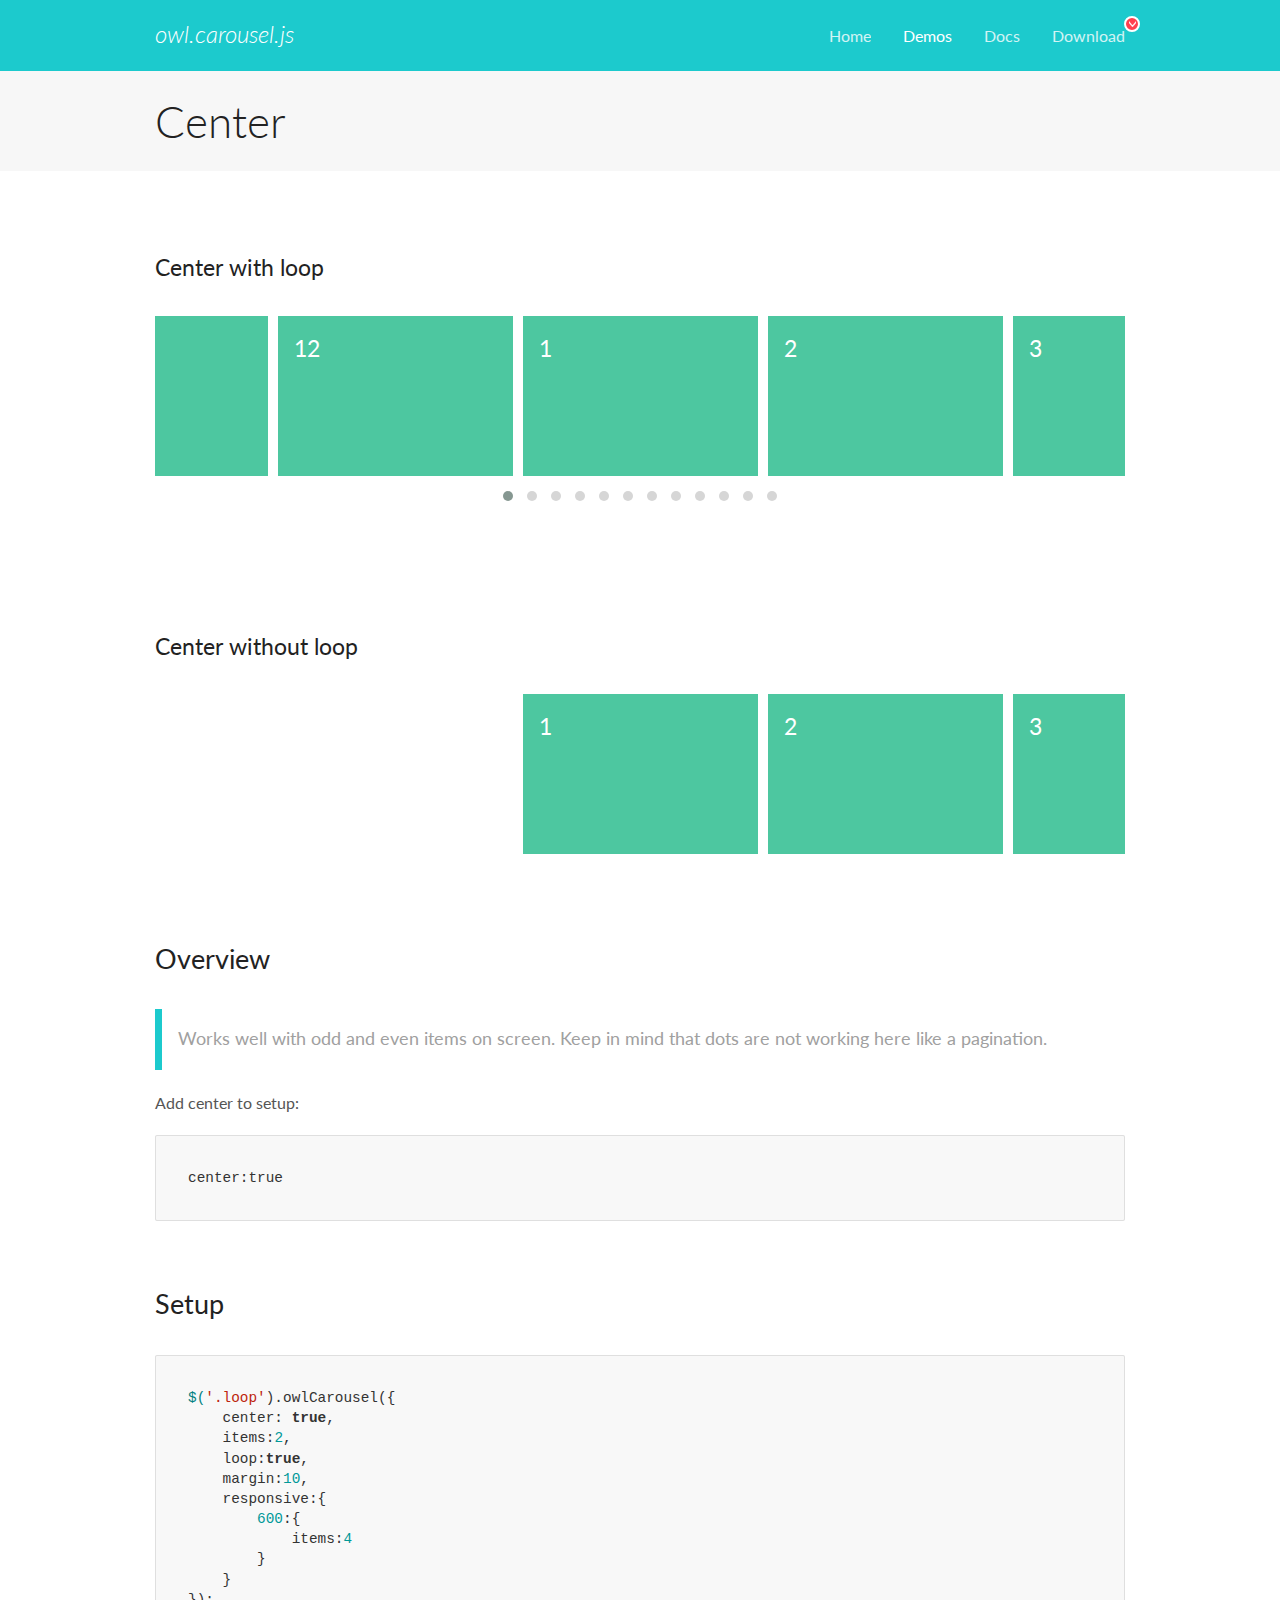
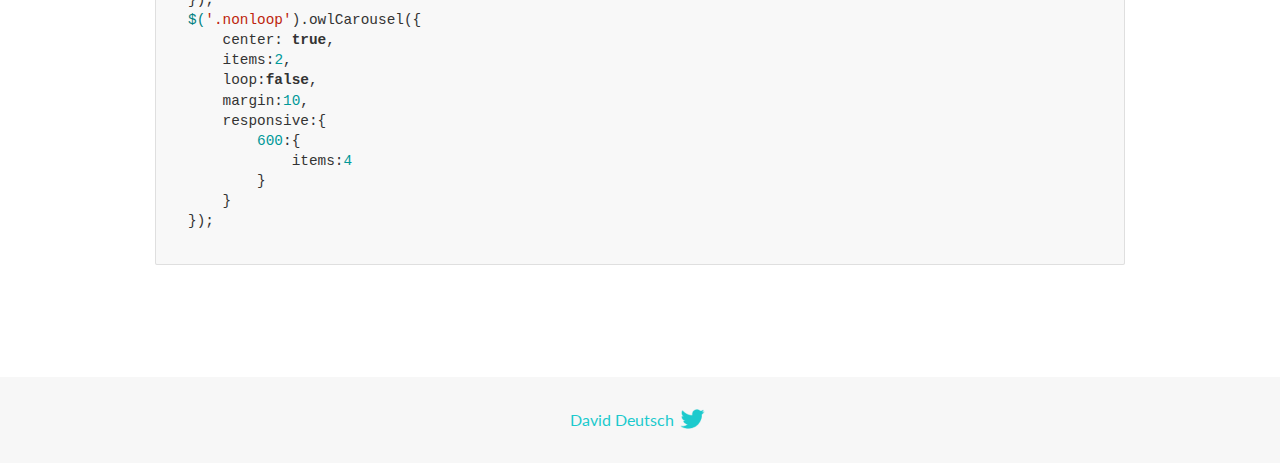
<file: OwlCarousel2-2.3.4/OwlCarousel2-2.3.4/docs/demos/center.html>
<!DOCTYPE html>
<html lang="en">
  <head>

    <!-- head -->
    <meta charset="utf-8">
    <meta name="msapplication-tap-highlight" content="no" />
    <meta name="viewport" content="width=device-width, initial-scale=1.0" />
    <meta name="description" content="Center carousel">
    <meta name="author" content="David Deutsch">
    <title>
      Center Demo | Owl Carousel | 2.3.4
    </title>

    <!-- Stylesheets -->
    <link href='https://fonts.googleapis.com/css?family=Lato:300,400,700,400italic,300italic' rel='stylesheet' type='text/css'>
    <link rel="stylesheet" href="../assets/css/docs.theme.min.css">

    <!-- Owl Stylesheets -->
    <link rel="stylesheet" href="../assets/owlcarousel/assets/owl.carousel.min.css">
    <link rel="stylesheet" href="../assets/owlcarousel/assets/owl.theme.default.min.css">

    <!-- HTML5 shim and Respond.js IE8 support of HTML5 elements and media queries -->

    <!--[if lt IE 9]>
      <script src="https://oss.maxcdn.com/libs/html5shiv/3.7.0/html5shiv.js"></script>
      <script src="https://oss.maxcdn.com/libs/respond.js/1.3.0/respond.min.js"></script>
    <![endif]-->

    <!-- Favicons -->
    <link rel="apple-touch-icon-precomposed" sizes="144x144" href="../assets/ico/apple-touch-icon-144-precomposed.png">
    <link rel="shortcut icon" href="../assets/ico/favicon.png">
    <link rel="shortcut icon" href="favicon.ico">

    <!-- Yeah i know js should not be in header. Its required for demos.-->

    <!-- javascript -->
    <script src="../assets/vendors/jquery.min.js"></script>
    <script src="../assets/owlcarousel/owl.carousel.js"></script>
  </head>
  <body>

    <!-- header -->
    <header class="header">
      <div class="row">
        <div class="large-12 columns">
          <div class="brand left">
            <h3>
              <a href="/OwlCarousel2/">owl.carousel.js</a> 
            </h3>
          </div>
          <a id="toggle-nav" class="right">
            <span></span> <span></span> <span></span> 
          </a> 
          <div class="nav-bar">
            <ul class="clearfix">
              <li> <a href="/OwlCarousel2/index.html">Home</a>  </li>
              <li class="active">
                <a href="/OwlCarousel2/demos/demos.html">Demos</a> 
              </li>
              <li> <a href="/OwlCarousel2/docs/started-welcome.html">Docs</a>  </li>
              <li>
                <a href="https://github.com/OwlCarousel2/OwlCarousel2/archive/2.3.4.zip">Download</a> 
                <span class="download"></span> 
              </li>
            </ul>
          </div>
        </div>
      </div>
    </header>

    <!-- title -->
    <section class="title">
      <div class="row">
        <div class="large-12 columns">
          <h1>Center</h1>
        </div>
      </div>
    </section>

    <!--  Demos -->
    <section id="demos">
      <div class="row">
        <div class="large-12 columns">
          <h4 id="center-with-loop">Center with loop</h4>
          <div class="loop owl-carousel owl-theme">
            <div class="item">
              <h4>1</h4>
            </div>
            <div class="item">
              <h4>2</h4>
            </div>
            <div class="item">
              <h4>3</h4>
            </div>
            <div class="item">
              <h4>4</h4>
            </div>
            <div class="item">
              <h4>5</h4>
            </div>
            <div class="item">
              <h4>6</h4>
            </div>
            <div class="item">
              <h4>7</h4>
            </div>
            <div class="item">
              <h4>8</h4>
            </div>
            <div class="item">
              <h4>9</h4>
            </div>
            <div class="item">
              <h4>10</h4>
            </div>
            <div class="item">
              <h4>11</h4>
            </div>
            <div class="item">
              <h4>12</h4>
            </div>
          </div>
          <br>
          <h4 id="center-without-loop">Center without loop</h4>
          <div class="nonloop owl-carousel">
            <div class="item">
              <h4>1</h4>
            </div>
            <div class="item">
              <h4>2</h4>
            </div>
            <div class="item">
              <h4>3</h4>
            </div>
            <div class="item">
              <h4>4</h4>
            </div>
            <div class="item">
              <h4>5</h4>
            </div>
            <div class="item">
              <h4>6</h4>
            </div>
            <div class="item">
              <h4>7</h4>
            </div>
            <div class="item">
              <h4>8</h4>
            </div>
            <div class="item">
              <h4>9</h4>
            </div>
            <div class="item">
              <h4>10</h4>
            </div>
            <div class="item">
              <h4>11</h4>
            </div>
            <div class="item">
              <h4>12</h4>
            </div>
          </div>
          <h3 id="overview">Overview</h3>
          <blockquote>
            <p>Works well with odd and even items on screen. Keep in mind that dots are not working here like a pagination.</p>
          </blockquote>
          <p>Add center to setup:</p>
          <pre><code>center:true</code></pre>
          <h3 id="setup">Setup</h3>
          <pre><code>$(&#39;.loop&#39;).owlCarousel({
    center: true,
    items:2,
    loop:true,
    margin:10,
    responsive:{
        600:{
            items:4
        }
    }
});
$(&#39;.nonloop&#39;).owlCarousel({
    center: true,
    items:2,
    loop:false,
    margin:10,
    responsive:{
        600:{
            items:4
        }
    }
});</code></pre>
          <script>
            jQuery(document).ready(function($) {
              $('.loop').owlCarousel({
                center: true,
                items: 2,
                loop: true,
                margin: 10,
                responsive: {
                  600: {
                    items: 4
                  }
                }
              });
              $('.nonloop').owlCarousel({
                center: true,
                items: 2,
                loop: false,
                margin: 10,
                responsive: {
                  600: {
                    items: 4
                  }
                }
              });
            });
          </script>
        </div>
      </div>
    </section>

    <!-- footer -->
    <footer class="footer">
      <div class="row">
        <div class="large-12 columns">
          <h5>
            <a href="/OwlCarousel2/docs/support-contact.html">David Deutsch</a> 
            <a id="custom-tweet-button" href="https://twitter.com/share?url=https://github.com/OwlCarousel2/OwlCarousel2&text=Owl Carousel - This is so awesome! " target="_blank"></a> 
          </h5>
        </div>
      </div>
    </footer>

    <!-- vendors -->
    <script src="../assets/vendors/highlight.js"></script>
    <script src="../assets/js/app.js"></script>
  </body>
</html>
</file>
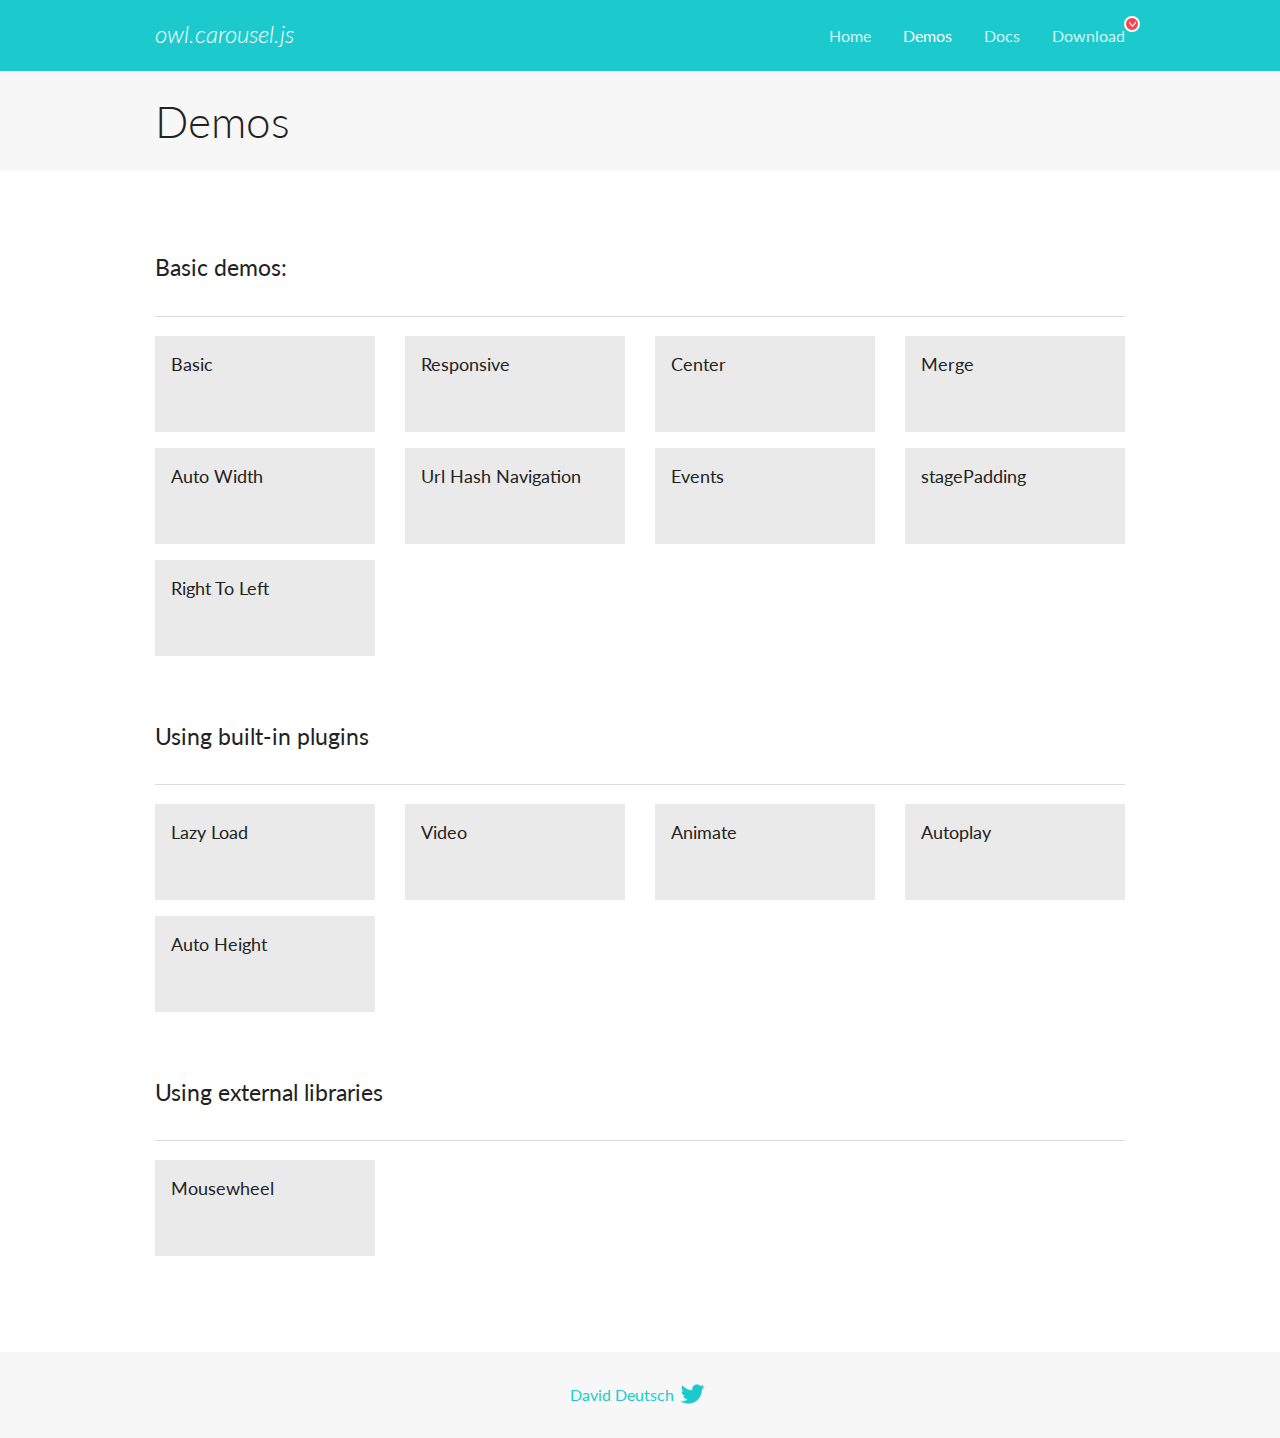
<file: OwlCarousel2-2.3.4/OwlCarousel2-2.3.4/docs/demos/demos.html>
<!DOCTYPE html>
<html lang="en">
  <head>

    <!-- head -->
    <meta charset="utf-8">
    <meta name="msapplication-tap-highlight" content="no" />
    <meta name="viewport" content="width=device-width, initial-scale=1.0" />
    <meta name="description" content="A list of Owl Carousel examples.">
    <meta name="author" content="David Deutsch">
    <title>
      Demos | Owl Carousel | 2.3.4
    </title>

    <!-- Stylesheets -->
    <link href='https://fonts.googleapis.com/css?family=Lato:300,400,700,400italic,300italic' rel='stylesheet' type='text/css'>
    <link rel="stylesheet" href="../assets/css/docs.theme.min.css">

    <!-- Owl Stylesheets -->
    <link rel="stylesheet" href="../assets/owlcarousel/assets/owl.carousel.min.css">
    <link rel="stylesheet" href="../assets/owlcarousel/assets/owl.theme.default.min.css">

    <!-- HTML5 shim and Respond.js IE8 support of HTML5 elements and media queries -->

    <!--[if lt IE 9]>
      <script src="https://oss.maxcdn.com/libs/html5shiv/3.7.0/html5shiv.js"></script>
      <script src="https://oss.maxcdn.com/libs/respond.js/1.3.0/respond.min.js"></script>
    <![endif]-->

    <!-- Favicons -->
    <link rel="apple-touch-icon-precomposed" sizes="144x144" href="../assets/ico/apple-touch-icon-144-precomposed.png">
    <link rel="shortcut icon" href="../assets/ico/favicon.png">
    <link rel="shortcut icon" href="favicon.ico">

    <!-- Yeah i know js should not be in header. Its required for demos.-->

    <!-- javascript -->
    <script src="../assets/vendors/jquery.min.js"></script>
    <script src="../assets/owlcarousel/owl.carousel.js"></script>
  </head>
  <body>

    <!-- header -->
    <header class="header">
      <div class="row">
        <div class="large-12 columns">
          <div class="brand left">
            <h3>
              <a href="/OwlCarousel2/">owl.carousel.js</a> 
            </h3>
          </div>
          <a id="toggle-nav" class="right">
            <span></span> <span></span> <span></span> 
          </a> 
          <div class="nav-bar">
            <ul class="clearfix">
              <li> <a href="/OwlCarousel2/index.html">Home</a>  </li>
              <li class="active">
                <a href="/OwlCarousel2/demos/demos.html">Demos</a> 
              </li>
              <li> <a href="/OwlCarousel2/docs/started-welcome.html">Docs</a>  </li>
              <li>
                <a href="https://github.com/OwlCarousel2/OwlCarousel2/archive/2.3.4.zip">Download</a> 
                <span class="download"></span> 
              </li>
            </ul>
          </div>
        </div>
      </div>
    </header>

    <!-- title -->
    <section class="title">
      <div class="row">
        <div class="large-12 columns">
          <h1>Demos</h1>
        </div>
      </div>
    </section>

    <!--  Demos -->
    <section id="demos">
      <div class="row">
        <div class="large-12 columns">
          <h4 id="basic-demos-">Basic demos:</h4>
          <hr>
          <div class="demo-list">
            <div class="row">
              <div class="small-6 medium-4 large-3 columns">
                <a href="basic.html" class="demo-block">
                  <h5>Basic </h5>
                </a> 
              </div>
              <div class="small-6 medium-4 large-3 columns">
                <a href="responsive.html" class="demo-block">
                  <h5>Responsive </h5>
                </a> 
              </div>
              <div class="small-6 medium-4 large-3 columns">
                <a href="center.html" class="demo-block">
                  <h5>Center </h5>
                </a> 
              </div>
              <div class="small-6 medium-4 large-3 columns">
                <a href="merge.html" class="demo-block">
                  <h5>Merge </h5>
                </a> 
              </div>
              <div class="small-6 medium-4 large-3 columns">
                <a href="autowidth.html" class="demo-block">
                  <h5>Auto Width </h5>
                </a> 
              </div>
              <div class="small-6 medium-4 large-3 columns">
                <a href="urlhashnav.html" class="demo-block">
                  <h5>Url Hash Navigation </h5>
                </a> 
              </div>
              <div class="small-6 medium-4 large-3 columns">
                <a href="events.html" class="demo-block">
                  <h5>Events </h5>
                </a> 
              </div>
              <div class="small-6 medium-4 large-3 columns">
                <a href="stagepadding.html" class="demo-block">
                  <h5>stagePadding </h5>
                </a> 
              </div>
              <div class="small-6 medium-4 large-3 columns">
                <a href="rtl.html" class="demo-block">
                  <h5>Right To Left </h5>
                </a> 
              </div>
            </div>
          </div>
          <h4 id="using-built-in-plugins">Using built-in plugins</h4>
          <hr>
          <div class="demo-list">
            <div class="row">
              <div class="small-6 medium-4 large-3 columns">
                <a href="lazyLoad.html" class="demo-block">
                  <h5>Lazy Load </h5>
                </a> 
              </div>
              <div class="small-6 medium-4 large-3 columns">
                <a href="video.html" class="demo-block">
                  <h5>Video </h5>
                </a> 
              </div>
              <div class="small-6 medium-4 large-3 columns">
                <a href="animate.html" class="demo-block">
                  <h5>Animate </h5>
                </a> 
              </div>
              <div class="small-6 medium-4 large-3 columns">
                <a href="autoplay.html" class="demo-block">
                  <h5>Autoplay </h5>
                </a> 
              </div>
              <div class="small-6 medium-4 large-3 columns">
                <a href="autoheight.html" class="demo-block">
                  <h5>Auto Height </h5>
                </a> 
              </div>
            </div>
          </div>
          <h4 id="using-external-libraries">Using external libraries</h4>
          <hr>
          <div class="demo-list">
            <div class="row">
              <div class="small-6 medium-4 large-3 columns">
                <a href="mousewheel.html" class="demo-block">
                  <h5>Mousewheel </h5>
                </a> 
              </div>
            </div>
          </div>
        </div>
      </div>
    </section>

    <!-- footer -->
    <footer class="footer">
      <div class="row">
        <div class="large-12 columns">
          <h5>
            <a href="/OwlCarousel2/docs/support-contact.html">David Deutsch</a> 
            <a id="custom-tweet-button" href="https://twitter.com/share?url=https://github.com/OwlCarousel2/OwlCarousel2&text=Owl Carousel - This is so awesome! " target="_blank"></a> 
          </h5>
        </div>
      </div>
    </footer>

    <!-- vendors -->
    <script src="../assets/vendors/highlight.js"></script>
    <script src="../assets/js/app.js"></script>
  </body>
</html>
</file>
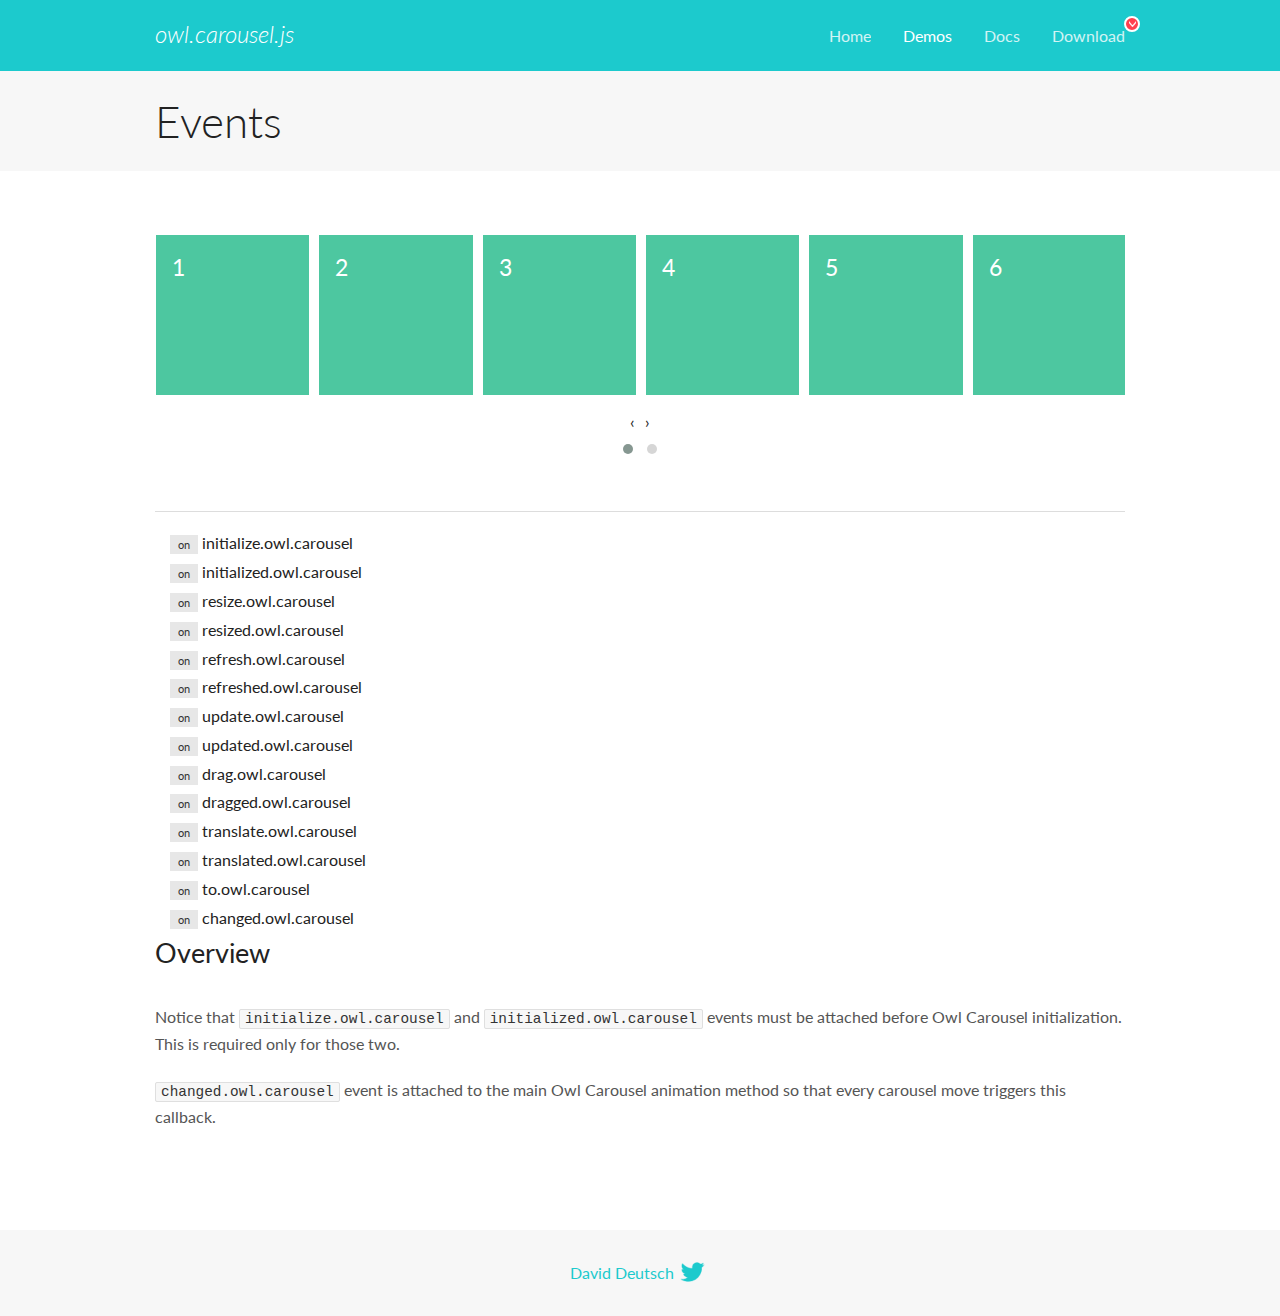
<file: OwlCarousel2-2.3.4/OwlCarousel2-2.3.4/docs/demos/events.html>
<!DOCTYPE html>
<html lang="en">
  <head>

    <!-- head -->
    <meta charset="utf-8">
    <meta name="msapplication-tap-highlight" content="no" />
    <meta name="viewport" content="width=device-width, initial-scale=1.0" />
    <meta name="description" content="Events usage demo">
    <meta name="author" content="David Deutsch">
    <title>
      Events Demo | Owl Carousel | 2.3.4
    </title>

    <!-- Stylesheets -->
    <link href='https://fonts.googleapis.com/css?family=Lato:300,400,700,400italic,300italic' rel='stylesheet' type='text/css'>
    <link rel="stylesheet" href="../assets/css/docs.theme.min.css">

    <!-- Owl Stylesheets -->
    <link rel="stylesheet" href="../assets/owlcarousel/assets/owl.carousel.min.css">
    <link rel="stylesheet" href="../assets/owlcarousel/assets/owl.theme.default.min.css">

    <!-- HTML5 shim and Respond.js IE8 support of HTML5 elements and media queries -->

    <!--[if lt IE 9]>
      <script src="https://oss.maxcdn.com/libs/html5shiv/3.7.0/html5shiv.js"></script>
      <script src="https://oss.maxcdn.com/libs/respond.js/1.3.0/respond.min.js"></script>
    <![endif]-->

    <!-- Favicons -->
    <link rel="apple-touch-icon-precomposed" sizes="144x144" href="../assets/ico/apple-touch-icon-144-precomposed.png">
    <link rel="shortcut icon" href="../assets/ico/favicon.png">
    <link rel="shortcut icon" href="favicon.ico">

    <!-- Yeah i know js should not be in header. Its required for demos.-->

    <!-- javascript -->
    <script src="../assets/vendors/jquery.min.js"></script>
    <script src="../assets/owlcarousel/owl.carousel.js"></script>
  </head>
  <body>

    <!-- header -->
    <header class="header">
      <div class="row">
        <div class="large-12 columns">
          <div class="brand left">
            <h3>
              <a href="/OwlCarousel2/">owl.carousel.js</a> 
            </h3>
          </div>
          <a id="toggle-nav" class="right">
            <span></span> <span></span> <span></span> 
          </a> 
          <div class="nav-bar">
            <ul class="clearfix">
              <li> <a href="/OwlCarousel2/index.html">Home</a>  </li>
              <li class="active">
                <a href="/OwlCarousel2/demos/demos.html">Demos</a> 
              </li>
              <li> <a href="/OwlCarousel2/docs/started-welcome.html">Docs</a>  </li>
              <li>
                <a href="https://github.com/OwlCarousel2/OwlCarousel2/archive/2.3.4.zip">Download</a> 
                <span class="download"></span> 
              </li>
            </ul>
          </div>
        </div>
      </div>
    </header>

    <!-- title -->
    <section class="title">
      <div class="row">
        <div class="large-12 columns">
          <h1>Events</h1>
        </div>
      </div>
    </section>

    <!--  Demos -->
    <section id="demos">
      <div class="row">
        <div class="large-12 columns">
          <div class="owl-carousel owl-theme">
            <div class="item">
              <h4>1</h4>
            </div>
            <div class="item">
              <h4>2</h4>
            </div>
            <div class="item">
              <h4>3</h4>
            </div>
            <div class="item">
              <h4>4</h4>
            </div>
            <div class="item">
              <h4>5</h4>
            </div>
            <div class="item">
              <h4>6</h4>
            </div>
            <div class="item">
              <h4>7</h4>
            </div>
            <div class="item">
              <h4>8</h4>
            </div>
            <div class="item">
              <h4>9</h4>
            </div>
            <div class="item">
              <h4>10</h4>
            </div>
            <div class="item">
              <h4>11</h4>
            </div>
            <div class="item">
              <h4>12</h4>
            </div>
          </div>
          <hr>
          <div class="large-12 columns callbacks">
            <div><span class="label secondary initialize">on</span>  initialize.owl.carousel </div>
            <div><span class="label secondary initialized">on</span>  initialized.owl.carousel </div>
            <div><span class="label secondary resize">on</span>  resize.owl.carousel </div>
            <div><span class="label secondary resized">on</span>  resized.owl.carousel </div>
            <div><span class="label secondary refresh">on</span>  refresh.owl.carousel </div>
            <div><span class="label secondary refreshed">on</span>  refreshed.owl.carousel </div>
            <div><span class="label secondary update">on</span>  update.owl.carousel </div>
            <div><span class="label secondary updated">on</span>  updated.owl.carousel </div>
            <div><span class="label secondary drag">on</span>  drag.owl.carousel </div>
            <div><span class="label secondary dragged">on</span>  dragged.owl.carousel </div>
            <div><span class="label secondary translate">on</span>  translate.owl.carousel </div>
            <div><span class="label secondary translated">on</span>  translated.owl.carousel </div>
            <div><span class="label secondary to">on</span>  to.owl.carousel </div>
            <div><span class="label secondary changed">on</span>  changed.owl.carousel </div>
          </div>
          <h3 id="overview">Overview</h3>
          <p>Notice that <code>initialize.owl.carousel</code> and <code>initialized.owl.carousel</code> events must be attached before Owl Carousel initialization. This is required only for those two.</p>
          <p><code>changed.owl.carousel</code> event is attached to the main Owl Carousel animation method so that every carousel move triggers this callback.</p>
          <script>
            jQuery(document).ready(function($) {
              var owl = $('.owl-carousel');
              owl.on('initialize.owl.carousel initialized.owl.carousel ' +
                'initialize.owl.carousel initialize.owl.carousel ' +
                'resize.owl.carousel resized.owl.carousel ' +
                'refresh.owl.carousel refreshed.owl.carousel ' +
                'update.owl.carousel updated.owl.carousel ' +
                'drag.owl.carousel dragged.owl.carousel ' +
                'translate.owl.carousel translated.owl.carousel ' +
                'to.owl.carousel changed.owl.carousel',
                function(e) {
                  $('.' + e.type)
                    .removeClass('secondary')
                    .addClass('success');
                  window.setTimeout(function() {
                    $('.' + e.type)
                      .removeClass('success')
                      .addClass('secondary');
                  }, 500);
                });
              owl.owlCarousel({
                loop: true,
                nav: true,
                lazyLoad: true,
                margin: 10,
                video: true,
                responsive: {
                  0: {
                    items: 1
                  },
                  600: {
                    items: 3
                  },
                  960: {
                    items: 5,
                  },
                  1200: {
                    items: 6
                  }
                }
              });
            });
          </script>
        </div>
      </div>
    </section>

    <!-- footer -->
    <footer class="footer">
      <div class="row">
        <div class="large-12 columns">
          <h5>
            <a href="/OwlCarousel2/docs/support-contact.html">David Deutsch</a> 
            <a id="custom-tweet-button" href="https://twitter.com/share?url=https://github.com/OwlCarousel2/OwlCarousel2&text=Owl Carousel - This is so awesome! " target="_blank"></a> 
          </h5>
        </div>
      </div>
    </footer>

    <!-- vendors -->
    <script src="../assets/vendors/highlight.js"></script>
    <script src="../assets/js/app.js"></script>
  </body>
</html>
</file>
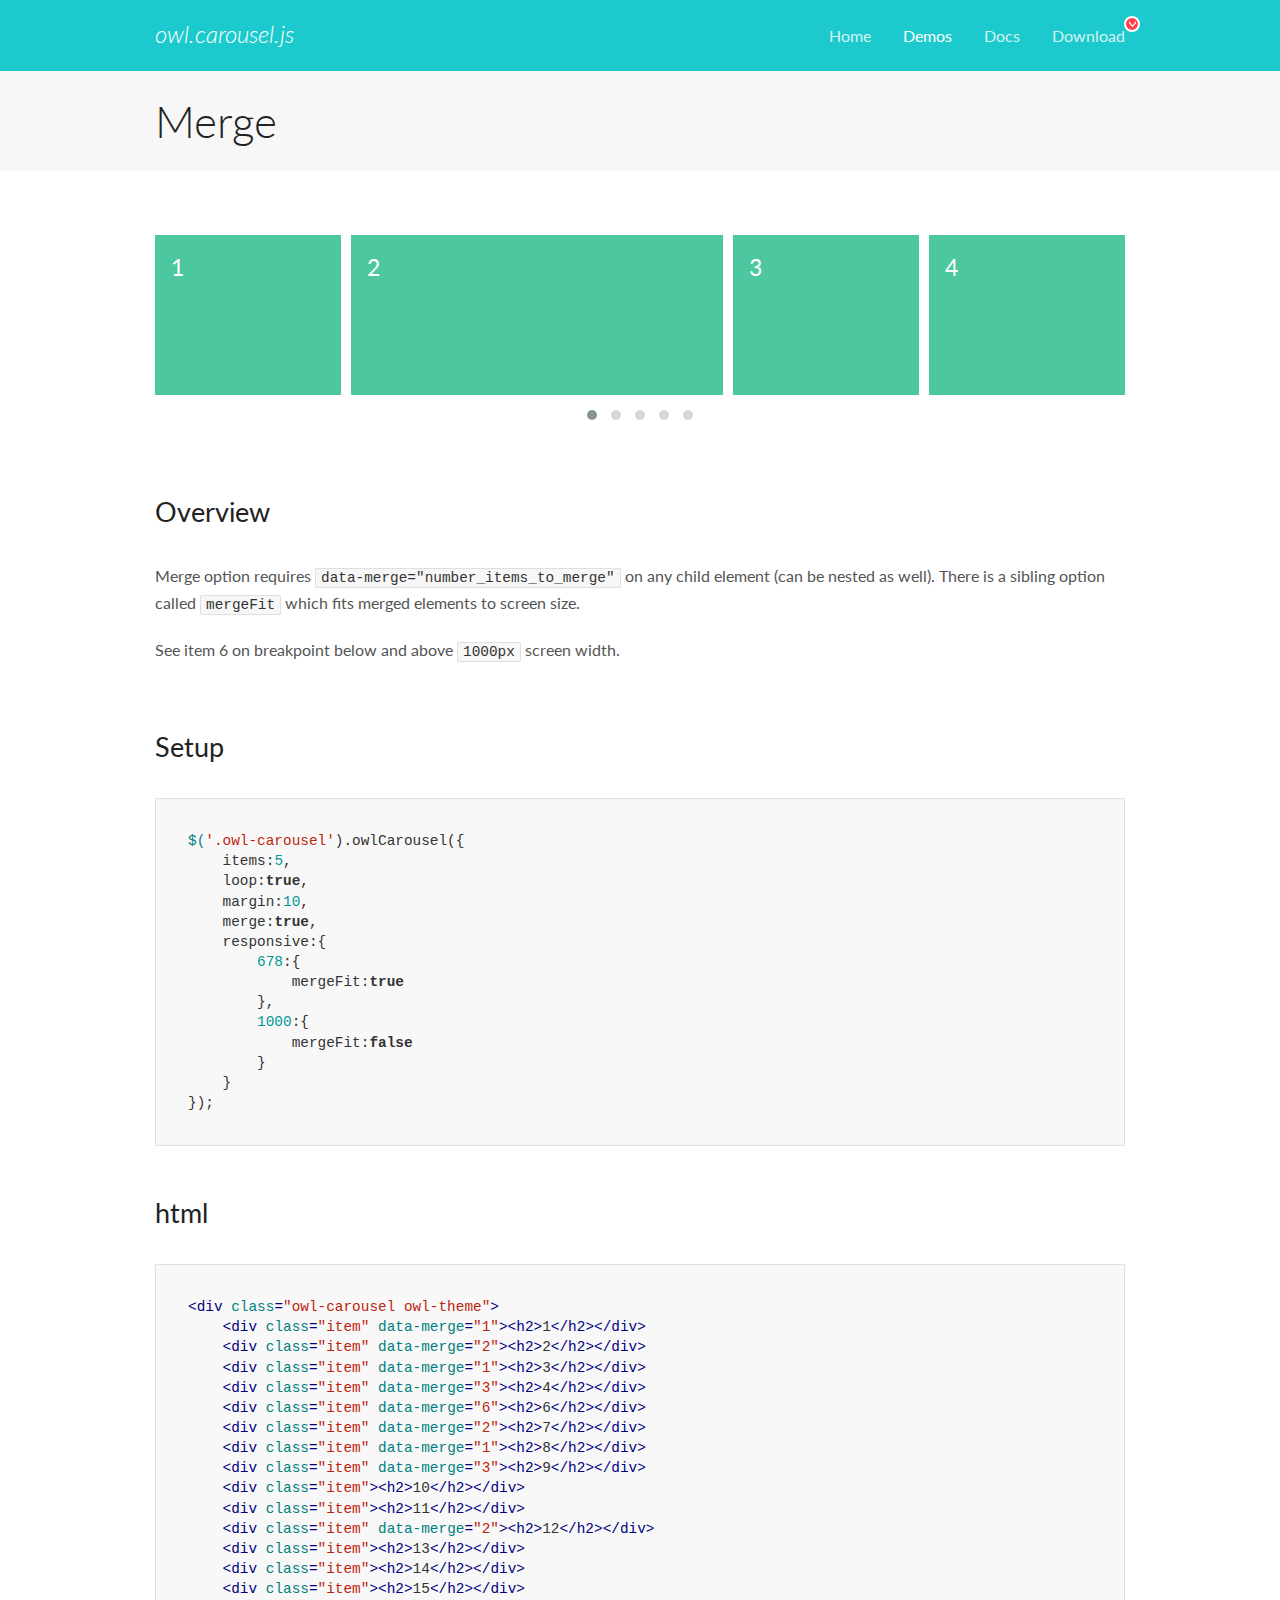
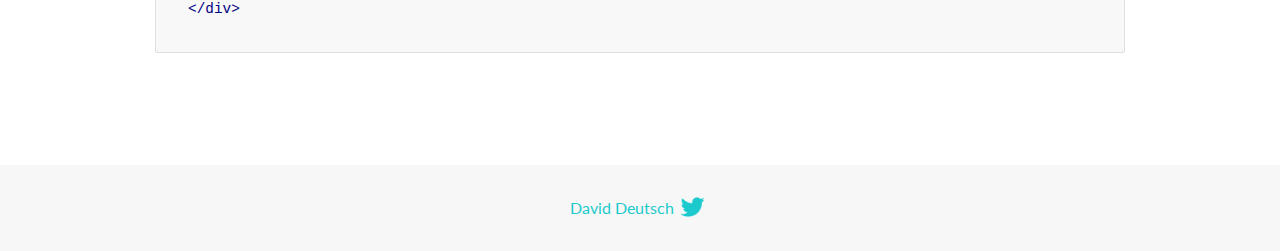
<file: OwlCarousel2-2.3.4/OwlCarousel2-2.3.4/docs/demos/merge.html>
<!DOCTYPE html>
<html lang="en">
  <head>

    <!-- head -->
    <meta charset="utf-8">
    <meta name="msapplication-tap-highlight" content="no" />
    <meta name="viewport" content="width=device-width, initial-scale=1.0" />
    <meta name="description" content="Merge Items">
    <meta name="author" content="David Deutsch">
    <title>
      Merge Demo | Owl Carousel | 2.3.4
    </title>

    <!-- Stylesheets -->
    <link href='https://fonts.googleapis.com/css?family=Lato:300,400,700,400italic,300italic' rel='stylesheet' type='text/css'>
    <link rel="stylesheet" href="../assets/css/docs.theme.min.css">

    <!-- Owl Stylesheets -->
    <link rel="stylesheet" href="../assets/owlcarousel/assets/owl.carousel.min.css">
    <link rel="stylesheet" href="../assets/owlcarousel/assets/owl.theme.default.min.css">

    <!-- HTML5 shim and Respond.js IE8 support of HTML5 elements and media queries -->

    <!--[if lt IE 9]>
      <script src="https://oss.maxcdn.com/libs/html5shiv/3.7.0/html5shiv.js"></script>
      <script src="https://oss.maxcdn.com/libs/respond.js/1.3.0/respond.min.js"></script>
    <![endif]-->

    <!-- Favicons -->
    <link rel="apple-touch-icon-precomposed" sizes="144x144" href="../assets/ico/apple-touch-icon-144-precomposed.png">
    <link rel="shortcut icon" href="../assets/ico/favicon.png">
    <link rel="shortcut icon" href="favicon.ico">

    <!-- Yeah i know js should not be in header. Its required for demos.-->

    <!-- javascript -->
    <script src="../assets/vendors/jquery.min.js"></script>
    <script src="../assets/owlcarousel/owl.carousel.js"></script>
  </head>
  <body>

    <!-- header -->
    <header class="header">
      <div class="row">
        <div class="large-12 columns">
          <div class="brand left">
            <h3>
              <a href="/OwlCarousel2/">owl.carousel.js</a> 
            </h3>
          </div>
          <a id="toggle-nav" class="right">
            <span></span> <span></span> <span></span> 
          </a> 
          <div class="nav-bar">
            <ul class="clearfix">
              <li> <a href="/OwlCarousel2/index.html">Home</a>  </li>
              <li class="active">
                <a href="/OwlCarousel2/demos/demos.html">Demos</a> 
              </li>
              <li> <a href="/OwlCarousel2/docs/started-welcome.html">Docs</a>  </li>
              <li>
                <a href="https://github.com/OwlCarousel2/OwlCarousel2/archive/2.3.4.zip">Download</a> 
                <span class="download"></span> 
              </li>
            </ul>
          </div>
        </div>
      </div>
    </header>

    <!-- title -->
    <section class="title">
      <div class="row">
        <div class="large-12 columns">
          <h1>Merge</h1>
        </div>
      </div>
    </section>

    <!--  Demos -->
    <section id="demos">
      <div class="row">
        <div class="large-12 columns">
          <div class="owl-carousel owl-theme">
            <div class="item" data-merge="1">
              <h4>1</h4>
            </div>
            <div class="item" data-merge="2">
              <h4>2</h4>
            </div>
            <div class="item" data-merge="1">
              <h4>3</h4>
            </div>
            <div class="item" data-merge="3">
              <h4>4</h4>
            </div>
            <div class="item" data-merge="6">
              <h4>6</h4>
            </div>
            <div class="item" data-merge="2">
              <h4>7</h4>
            </div>
            <div class="item" data-merge="1">
              <h4>8</h4>
            </div>
            <div class="item" data-merge="3">
              <h4>9</h4>
            </div>
            <div class="item">
              <h4>10</h4>
            </div>
            <div class="item">
              <h4>11</h4>
            </div>
            <div class="item" data-merge="2">
              <h4>12</h4>
            </div>
            <div class="item">
              <h4>13</h4>
            </div>
            <div class="item">
              <h4>14</h4>
            </div>
            <div class="item">
              <h4>15</h4>
            </div>
          </div>
          <h3 id="overview">Overview</h3>
          <p>Merge option requires <code>data-merge=&quot;number_items_to_merge&quot;</code> on any child element (can be nested as well). There is a sibling option called <code>mergeFit</code> which fits merged elements to screen size. </p>
          <p>See item 6 on breakpoint below and above <code>1000px</code> screen width.</p>
          <h3 id="setup">Setup</h3>
          <pre><code>$(&#39;.owl-carousel&#39;).owlCarousel({
    items:5,
    loop:true,
    margin:10,
    merge:true,
    responsive:{
        678:{
            mergeFit:true
        },
        1000:{
            mergeFit:false
        }
    }
});</code></pre>
          <h3 id="html">html</h3>
          <pre><code>&lt;div class=&quot;owl-carousel owl-theme&quot;&gt;
    &lt;div class=&quot;item&quot; data-merge=&quot;1&quot;&gt;&lt;h2&gt;1&lt;/h2&gt;&lt;/div&gt;
    &lt;div class=&quot;item&quot; data-merge=&quot;2&quot;&gt;&lt;h2&gt;2&lt;/h2&gt;&lt;/div&gt;
    &lt;div class=&quot;item&quot; data-merge=&quot;1&quot;&gt;&lt;h2&gt;3&lt;/h2&gt;&lt;/div&gt;
    &lt;div class=&quot;item&quot; data-merge=&quot;3&quot;&gt;&lt;h2&gt;4&lt;/h2&gt;&lt;/div&gt;
    &lt;div class=&quot;item&quot; data-merge=&quot;6&quot;&gt;&lt;h2&gt;6&lt;/h2&gt;&lt;/div&gt;
    &lt;div class=&quot;item&quot; data-merge=&quot;2&quot;&gt;&lt;h2&gt;7&lt;/h2&gt;&lt;/div&gt;
    &lt;div class=&quot;item&quot; data-merge=&quot;1&quot;&gt;&lt;h2&gt;8&lt;/h2&gt;&lt;/div&gt;
    &lt;div class=&quot;item&quot; data-merge=&quot;3&quot;&gt;&lt;h2&gt;9&lt;/h2&gt;&lt;/div&gt;
    &lt;div class=&quot;item&quot;&gt;&lt;h2&gt;10&lt;/h2&gt;&lt;/div&gt;
    &lt;div class=&quot;item&quot;&gt;&lt;h2&gt;11&lt;/h2&gt;&lt;/div&gt;
    &lt;div class=&quot;item&quot; data-merge=&quot;2&quot;&gt;&lt;h2&gt;12&lt;/h2&gt;&lt;/div&gt;
    &lt;div class=&quot;item&quot;&gt;&lt;h2&gt;13&lt;/h2&gt;&lt;/div&gt;
    &lt;div class=&quot;item&quot;&gt;&lt;h2&gt;14&lt;/h2&gt;&lt;/div&gt;
    &lt;div class=&quot;item&quot;&gt;&lt;h2&gt;15&lt;/h2&gt;&lt;/div&gt;
&lt;/div&gt;</code></pre>
          <script>
            $(document).ready(function() {
              $('.owl-carousel').owlCarousel({
                items: 5,
                loop: true,
                margin: 10,
                merge: true,
                responsive: {
                  678: {
                    mergeFit: true
                  },
                  1000: {
                    mergeFit: false
                  }
                }
              });
            })
          </script>
        </div>
      </div>
    </section>

    <!-- footer -->
    <footer class="footer">
      <div class="row">
        <div class="large-12 columns">
          <h5>
            <a href="/OwlCarousel2/docs/support-contact.html">David Deutsch</a> 
            <a id="custom-tweet-button" href="https://twitter.com/share?url=https://github.com/OwlCarousel2/OwlCarousel2&text=Owl Carousel - This is so awesome! " target="_blank"></a> 
          </h5>
        </div>
      </div>
    </footer>

    <!-- vendors -->
    <script src="../assets/vendors/highlight.js"></script>
    <script src="../assets/js/app.js"></script>
  </body>
</html>
</file>
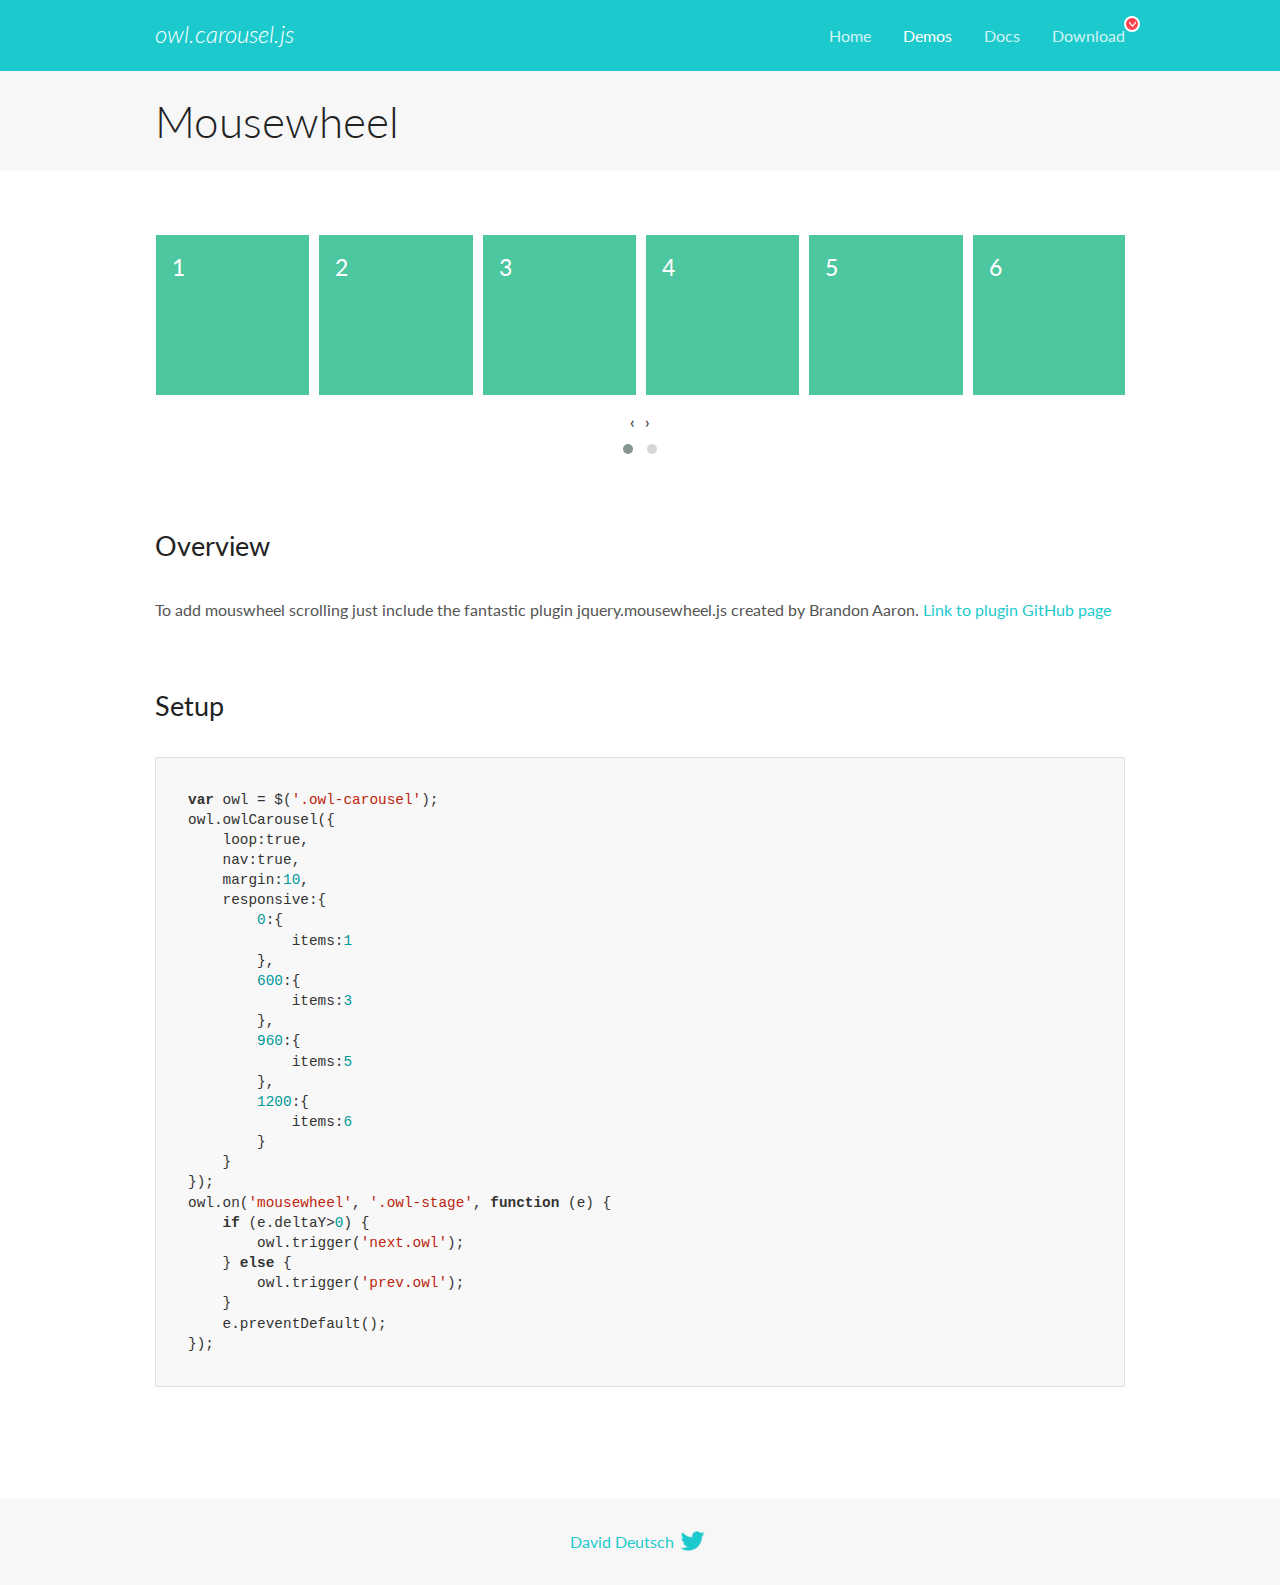
<file: OwlCarousel2-2.3.4/OwlCarousel2-2.3.4/docs/demos/mousewheel.html>
<!DOCTYPE html>
<html lang="en">
  <head>

    <!-- head -->
    <meta charset="utf-8">
    <meta name="msapplication-tap-highlight" content="no" />
    <meta name="viewport" content="width=device-width, initial-scale=1.0" />
    <meta name="description" content="Mousewheel usage demo">
    <meta name="author" content="David Deutsch">
    <title>
      Mousewheel Demo | Owl Carousel | 2.3.4
    </title>

    <!-- Stylesheets -->
    <link href='https://fonts.googleapis.com/css?family=Lato:300,400,700,400italic,300italic' rel='stylesheet' type='text/css'>
    <link rel="stylesheet" href="../assets/css/docs.theme.min.css">

    <!-- Owl Stylesheets -->
    <link rel="stylesheet" href="../assets/owlcarousel/assets/owl.carousel.min.css">
    <link rel="stylesheet" href="../assets/owlcarousel/assets/owl.theme.default.min.css">

    <!-- HTML5 shim and Respond.js IE8 support of HTML5 elements and media queries -->

    <!--[if lt IE 9]>
      <script src="https://oss.maxcdn.com/libs/html5shiv/3.7.0/html5shiv.js"></script>
      <script src="https://oss.maxcdn.com/libs/respond.js/1.3.0/respond.min.js"></script>
    <![endif]-->

    <!-- Favicons -->
    <link rel="apple-touch-icon-precomposed" sizes="144x144" href="../assets/ico/apple-touch-icon-144-precomposed.png">
    <link rel="shortcut icon" href="../assets/ico/favicon.png">
    <link rel="shortcut icon" href="favicon.ico">

    <!-- Yeah i know js should not be in header. Its required for demos.-->

    <!-- javascript -->
    <script src="../assets/vendors/jquery.min.js"></script>
    <script src="../assets/owlcarousel/owl.carousel.js"></script>
  </head>
  <body>

    <!-- header -->
    <header class="header">
      <div class="row">
        <div class="large-12 columns">
          <div class="brand left">
            <h3>
              <a href="/OwlCarousel2/">owl.carousel.js</a> 
            </h3>
          </div>
          <a id="toggle-nav" class="right">
            <span></span> <span></span> <span></span> 
          </a> 
          <div class="nav-bar">
            <ul class="clearfix">
              <li> <a href="/OwlCarousel2/index.html">Home</a>  </li>
              <li class="active">
                <a href="/OwlCarousel2/demos/demos.html">Demos</a> 
              </li>
              <li> <a href="/OwlCarousel2/docs/started-welcome.html">Docs</a>  </li>
              <li>
                <a href="https://github.com/OwlCarousel2/OwlCarousel2/archive/2.3.4.zip">Download</a> 
                <span class="download"></span> 
              </li>
            </ul>
          </div>
        </div>
      </div>
    </header>

    <!-- title -->
    <section class="title">
      <div class="row">
        <div class="large-12 columns">
          <h1>Mousewheel</h1>
        </div>
      </div>
    </section>

    <!--  Demos -->
    <section id="demos">
      <div class="row">
        <div class="large-12 columns">
          <div class="owl-carousel owl-theme">
            <div class="item">
              <h4>1</h4>
            </div>
            <div class="item">
              <h4>2</h4>
            </div>
            <div class="item">
              <h4>3</h4>
            </div>
            <div class="item">
              <h4>4</h4>
            </div>
            <div class="item">
              <h4>5</h4>
            </div>
            <div class="item">
              <h4>6</h4>
            </div>
            <div class="item">
              <h4>7</h4>
            </div>
            <div class="item">
              <h4>8</h4>
            </div>
            <div class="item">
              <h4>9</h4>
            </div>
            <div class="item">
              <h4>10</h4>
            </div>
            <div class="item">
              <h4>11</h4>
            </div>
            <div class="item">
              <h4>12</h4>
            </div>
          </div>
          <h3 id="overview">Overview</h3>
          <p>To add mouswheel scrolling just include the fantastic plugin jquery.mousewheel.js created by Brandon Aaron.
            <a href="https://github.com/brandonaaron/jquery-mousewheel">Link to plugin GitHub page</a> 
          </p>
          <h3 id="setup">Setup</h3>
          <pre><code>var owl = $(&#39;.owl-carousel&#39;);
owl.owlCarousel({
    loop:true,
    nav:true,
    margin:10,
    responsive:{
        0:{
            items:1
        },
        600:{
            items:3
        },            
        960:{
            items:5
        },
        1200:{
            items:6
        }
    }
});
owl.on(&#39;mousewheel&#39;, &#39;.owl-stage&#39;, function (e) {
    if (e.deltaY&gt;0) {
        owl.trigger(&#39;next.owl&#39;);
    } else {
        owl.trigger(&#39;prev.owl&#39;);
    }
    e.preventDefault();
});</code></pre>
          <script src="../assets/vendors/jquery.mousewheel.min.js"></script>
          <script>
            $(document).ready(function() {
              var owl = $('.owl-carousel');
              owl.owlCarousel({
                loop: true,
                nav: true,
                margin: 10,
                responsive: {
                  0: {
                    items: 1
                  },
                  600: {
                    items: 3
                  },
                  960: {
                    items: 5
                  },
                  1200: {
                    items: 6
                  }
                }
              });
              owl.on('mousewheel', '.owl-stage', function(e) {
                if (e.deltaY > 0) {
                  owl.trigger('next.owl');
                } else {
                  owl.trigger('prev.owl');
                }
                e.preventDefault();
              });
            })
          </script>
        </div>
      </div>
    </section>

    <!-- footer -->
    <footer class="footer">
      <div class="row">
        <div class="large-12 columns">
          <h5>
            <a href="/OwlCarousel2/docs/support-contact.html">David Deutsch</a> 
            <a id="custom-tweet-button" href="https://twitter.com/share?url=https://github.com/OwlCarousel2/OwlCarousel2&text=Owl Carousel - This is so awesome! " target="_blank"></a> 
          </h5>
        </div>
      </div>
    </footer>

    <!-- vendors -->
    <script src="../assets/vendors/highlight.js"></script>
    <script src="../assets/js/app.js"></script>
  </body>
</html>
</file>
<file: css/style.css>
@import url('https://fonts.googleapis.com/css2?family=Barlow:ital,wght@0,400;0,500;0,600;0,700;1,300&display=swap');

body{
    font-family: "barlow", "sans-serif";
    line-height: 2;
    color: #516171;
}
h1,h2,h3,h4,h5,h6{
    font-weight: 300 !important;
    color: #092032;
}
a{
    color: #092032;
    text-decoration: none;
    transition: all 0.4s ease;
}
.blog-post a:hover{
    color: #ff4d29 !important;
}
img{
    width: 50%;
}
section{
    padding-bottom: 80px;
    margin-bottom: 80px;
}
.bg-cover{
    background-position: center !important;
    background-size: cover;
    background-position: center !important;
}
/****************************navbar style*************************************************/
/*********************first : navbar style*******************/
.top-nav{
    background-color: rgb(17, 17, 116);
    padding-top: 5px;
    padding-bottom: 5px;

}
.top-nav p{
    margin-bottom: 0;
    display: inline-block;
    margin-right: 3vh;
    color: white;
}
.top-nav  i, .top-nav span{
    vertical-align: middle;
}
.social-links a{
    width: 10vh;
    height: 10vh;
    background-color: rgba(255, 255, 255, 0.3);
    display: inline-flex;
    align-items: center;
    justify-content: center;
    color: white;
    border-radius: 100%;
    font-size: 4vh;
}
.social-links a:hover{
    background-color: #fff;
    color: #ff4d29;
}

/***************second : navbar style*************/
.navbar{
    box-shadow: 0px 3px 15px rgba(0, 0, 0, 0.8);
    /* premiere valeure: ombre horizontale, de la droite vers la gauche
        deuxieme valeure: ombre verticale, vers le bas
        troisieme :  intensite du dégradé
        quatrieme valeure : etendu des ombres
        cinquieme valeure : couleure de l'ombre
        sixieme valeure : defini si l'ombre s'applique à l'interrieure ou à l'exterieur
        */
}
.navbar .navbar-nav .nav-link:hover,
.navbar .navbar-nav .nav-link.active{
    color:#ff4d29;
}

.nav-link{
    font-size: 4vh;
    vertical-align: middle;
}
.navbar-brand{
    font-weight:700;
    font-size: 4vh;
    color: blue;
}
/* BTN */
 .btn-danger:hover{
    color: white;
    background-color: red;
}
 .btn-danger{
    vertical-align: middle;
    margin-top: 1.5vh;
}
.bouton{
    margin-right: 5vh;
}
/******** ************************************SILDER*******************************************/
.slide1{
    background-image:linear-gradient(rgba(9,32,50,0.4),rgba(9,32,50,0.4)), url(../photo/blessing.JPG);
}
.slide2{
    background-image:linear-gradient(rgba(9,32,50,0.4),rgba(9,32,50,0.4)), url(../photo/rusta.jpg);
}

/* owl-carousel */
.owl-prev, .owl-next{
    position: absolute;
    top: 50%;
    width: 10vh !important;
    height: 10vh !important;
    display: grid;
    place-items: center;
    background: rgba(255, 255, 255, 0.746) !important;
    margin-top: -30px;
    color: blueviolet !important;
    font-weight: 700 !important;
    font-size: 7vh;
    border-radius: 50%  !important;
    padding: 0;
}
 .owl-next {
     right: 0;
}

 .owl-prev {
     left: 0;
}
.owl-prev:hover,.owl-next:hover{
    background-color: #ff4d29 !important;
    color: white  !important;
}
/* A PROPOS*/
.info-box{
    display: flex;
    margin: 0%;
    padding: 0%;
}
.info-box img{
    width: 30%;
    height: 35%;
    margin-right: 48px !important;
}
#imgYves{
    margin-left: 100px;
}

/************************milestone*****************************************************/
#milestone{
    background-image:linear-gradient(rgba(255, 77, 41, 0.921),rgba(255, 77, 41, 0.978)), url(../photo/manager.jpg);
}
#milestone, .display-4,
#milestone p{
    color: #fff;
}
#milestone,.display-4{
    font-weight: 700;
}
#milestone p{
    font-size: 3vh;
}
/* SERVICES */
.intro{
    margin-bottom: 40px;
    }
.intro h4{
    font-weight: 700 !important;
    color: #ff4d29;
    }
.intro p{
    max-width: 400px;
    margin: auto;
    }
.service-box{
    padding: 22px;
    box-shadow: 0px 3px 15px rgba(0, 0, 0, 0.8);
    text-align: center;
}
.service-box img{
width: 80%;
}
.service-box h5{
margin-top: 24px;
margin-bottom: 12px;
}
/*****************************SLIDER **********************************/
#hero-slider p{
    font-weight: 700 !important;
}
#projet-slider .owl-next, #projet-slider .owl-prev{
    background-color: #f0dfdc90 !important;
    color: white  !important;
}


#projet-slider .owl-prev:hover, #projet-slider .owl-next:hover{
    color: rgb(255, 255, 255) !important;
    background: #ff4d29 !important;
}

.projet{
   position: relative ; 
    
}
.projet .overlay{   
    position: absolute; 
   background: linear-gradient(to bottom,#09203295,#09203285);
   width: 100%;
   height: 240px;
   bottom: 0;
   left: 0;
}
.projet .content{   
    position: absolute; 
   width: 100%;
   bottom: 0;
   left: 0;
   padding: 30px;
}

.projet h1,
.projet h3{   
   color: white;
   font-weight: 700;
} 
.projet h3{   
    text-transform: uppercase;
    letter-spacing: 2px;
    font-size: 3vh;
    font-weight: 400;
} 
.projet h3::before{  
     content: "";
     height: 4px;
     width: 24px;
     background-color: #ff4d29;
     display: inline-block;
     vertical-align: middle;
     margin-right: 12px;
} 

/*team*/
.personnel .img-wrapper{
    position: relative;
    overflow: hidden;
}
.personnel .overlay{
    top: -10%;
    position: absolute;
    overflow: hidden;
    left:0;
    height: 100%;
    width: 100%;
    background-color: #ff4d29ca;
    padding: 20px;
    transition: all 0.4s ease;
    opacity: 0;
}
.personnel .social-links{
    position: absolute;
    transform:  translate(-50%,-50%);
    bottom: 0;
    left:60%;
    transition: all 0.4s ease;
    opacity: 0;
}

.img-wrapper .social-links a{
    background-color: #fff;
    color: #ff4d29ca;
    width: 5vh;
    height: 5vh;
    transform:  translate(-50%,-50%);
}
.mgYves{
    width: 300px;
    height: 350px;
}
.personnel:hover .overlay{
    opacity: 1;
    top: 0;
}
.personnel:hover .social-links {
    opacity: 1;
    bottom: 40%;
}

/**************************REVIEWS **************************************************/
#reviews{
    background-image:linear-gradient(rgba(9,32,50,0.8),rgba(9,32,50,0.8)), url(../photo/developpeur.jpg);
}
.review{
    max-width: 800px;
    margin: auto;
    text-align: center;
}
.review img{
    width: 20% !important;
    border-radius: 100%;
    margin: auto;
    margin-top: 5vh;
}
.review h1{
    margin-top: 16px;
}
.review h1, .review p{
    color: white;
}
.review h3{
    color: #ff4d29;
}
.review h3{
    margin-top: 28px;
}
.owl-dot.active span{
    background-color: #ff4d29 !important;
}

/************************** blog*******************************************************/
.blog-post{
    position: relative;
}
.blog-post .tag{
    padding: 1px 4px;
    background-color: rgba(255, 166, 0, 0.698);
    color: rgba(0, 0, 0, 0.401);
    border-radius: 25px;
    top: 2px;
    left: 2px;
    position: absolute;
}
.blog-post h3{
margin-top: 12px;
margin-bottom: 12px;
}
.blog-post p{
max-width: 400px;
}
.blog-post a{
 font-weight: 700;
}
.blog-post img{
    margin-bottom: 12px;
    width: 40vh;
    height: 30vh;
}
.blog-post h5{
    color: #ff4d29;
    text-decoration: underline;
    text-transform: uppercase;
}
/**************************footer*******************************************************/
footer{
    padding-top: 10%;
    color: #fff;
    text-align: center;
    padding-bottom: 40px;
    background-image:linear-gradient(rgba(9,32,50,0.8),rgba(9,32,50,0.8)), url(../photo/entreprise.jpg);
}
footer .navbar-brand{
    color: #fff;
    margin-bottom: 20px;
    display: inline-block;
}
.footer-top{
    margin-bottom: 40px;
}
.footer-bottom{
    padding-top:40px;
    border-top:1px solid #fff ;
}
footer .social-links a{
    margin-left: 5px;
    margin: 5px;
    width: 8vh;
    height: 8vh;
}

/***************CONTACT********/

.form-control:active{
    box-shadow: none;
    border-color: #ff4d29;
}
</file>
